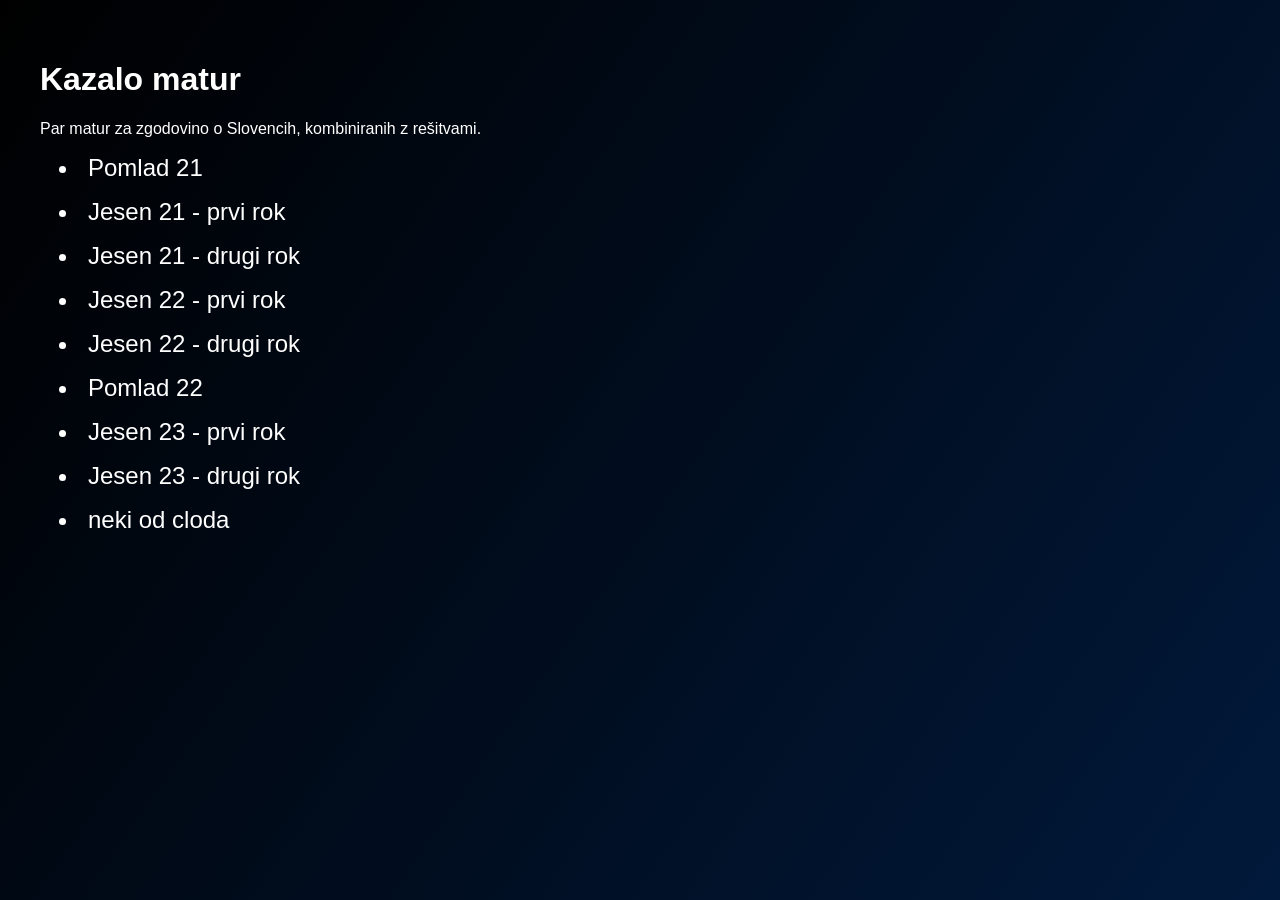
<file: index.html>
<!doctype html>
<html lang="en">
	<head>
		<meta charset="UTF-8" />
		<meta name="viewport" content="width=device-width, initial-scale=1.0" />
		<title>kazalo matur</title>
		<style>
			* {
				font-family: "Segoe UI", Tahoma, Geneva, Verdana, sans-serif;
				text-decoration: none;
				color: white;
				box-sizing: border-box;
				background: linear-gradient(125deg, #000, #01193b) fixed;
			}

			body {
				padding: 2rem;
			}

			ul {
				display: flex;
				flex-direction: column;
				gap: 1rem;

				li {
					font-size: 1.5rem;

					a {
						padding: 0.5rem;
						transition: all 0.1s ease-in-out;

						&:hover {
							text-decoration: underline;
						}
					}
				}
			}
		</style>
	</head>
	<body>
		<header>
			<h1>Kazalo matur</h1>
			<p>Par matur za zgodovino o Slovencih, kombiniranih z rešitvami.</p>
		</header>
		<ul>
			<li>
				<a href="./pomlad 21/website/index.html" target="_blank"
					>Pomlad 21</a
				>
			</li>
			<li>
				<a href="./jesen 21/prvi rok/website/index.html" target="_blank"
					>Jesen 21 - prvi rok</a
				>
			</li>
			<li>
				<a
					href="./jesen 21/drugi rok/website/index.html"
					target="_blank"
					>Jesen 21 - drugi rok</a
				>
			</li>
			<li>
				<a
					href="./jesen 22/prvi rok/website/index.html"
					target="_blank">
					Jesen 22 - prvi rok
				</a>
			</li>
			<li>
				<a
					href="./jesen 22/drugi rok/website/index.html"
					target="_blank">
					Jesen 22 - drugi rok
				</a>
			</li>
			<li>
				<a href="./pomlad 22/website/index.html" target="_blank"
					>Pomlad 22</a
				>
			</li>
			<li>
				<a
					href="./jesen 23/prvi rok/website/index.html"
					target="_blank">
					Jesen 23 - prvi rok
				</a>
			</li>
			<li>
				<a
					href="./jesen 23/drugi rok/website/index.html"
					target="_blank">
					Jesen 23 - drugi rok
				</a>
			</li>
			<li>
				<a
					href="./zgodovina-matura.html"
					target="_blank">
					neki od cloda
				</a>
			</li>
		</ul>
	</body>
</html>
</file>
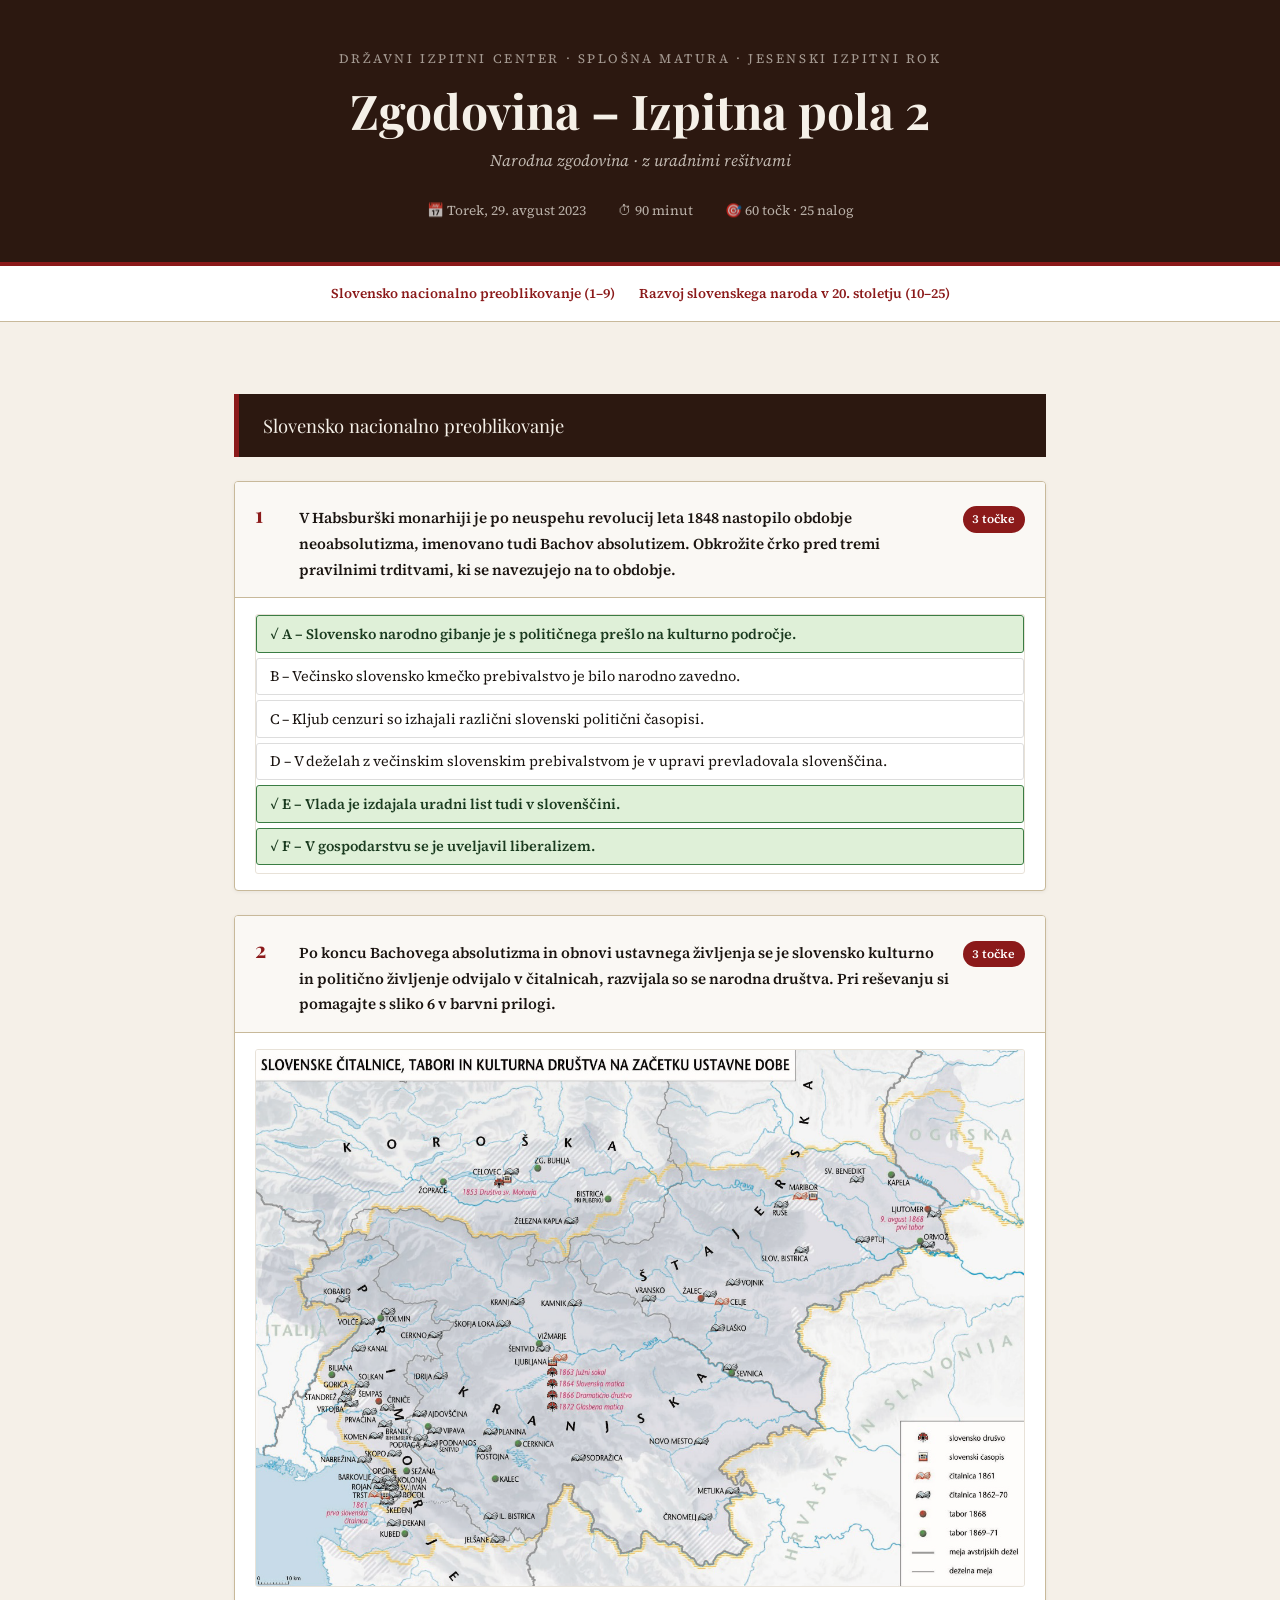
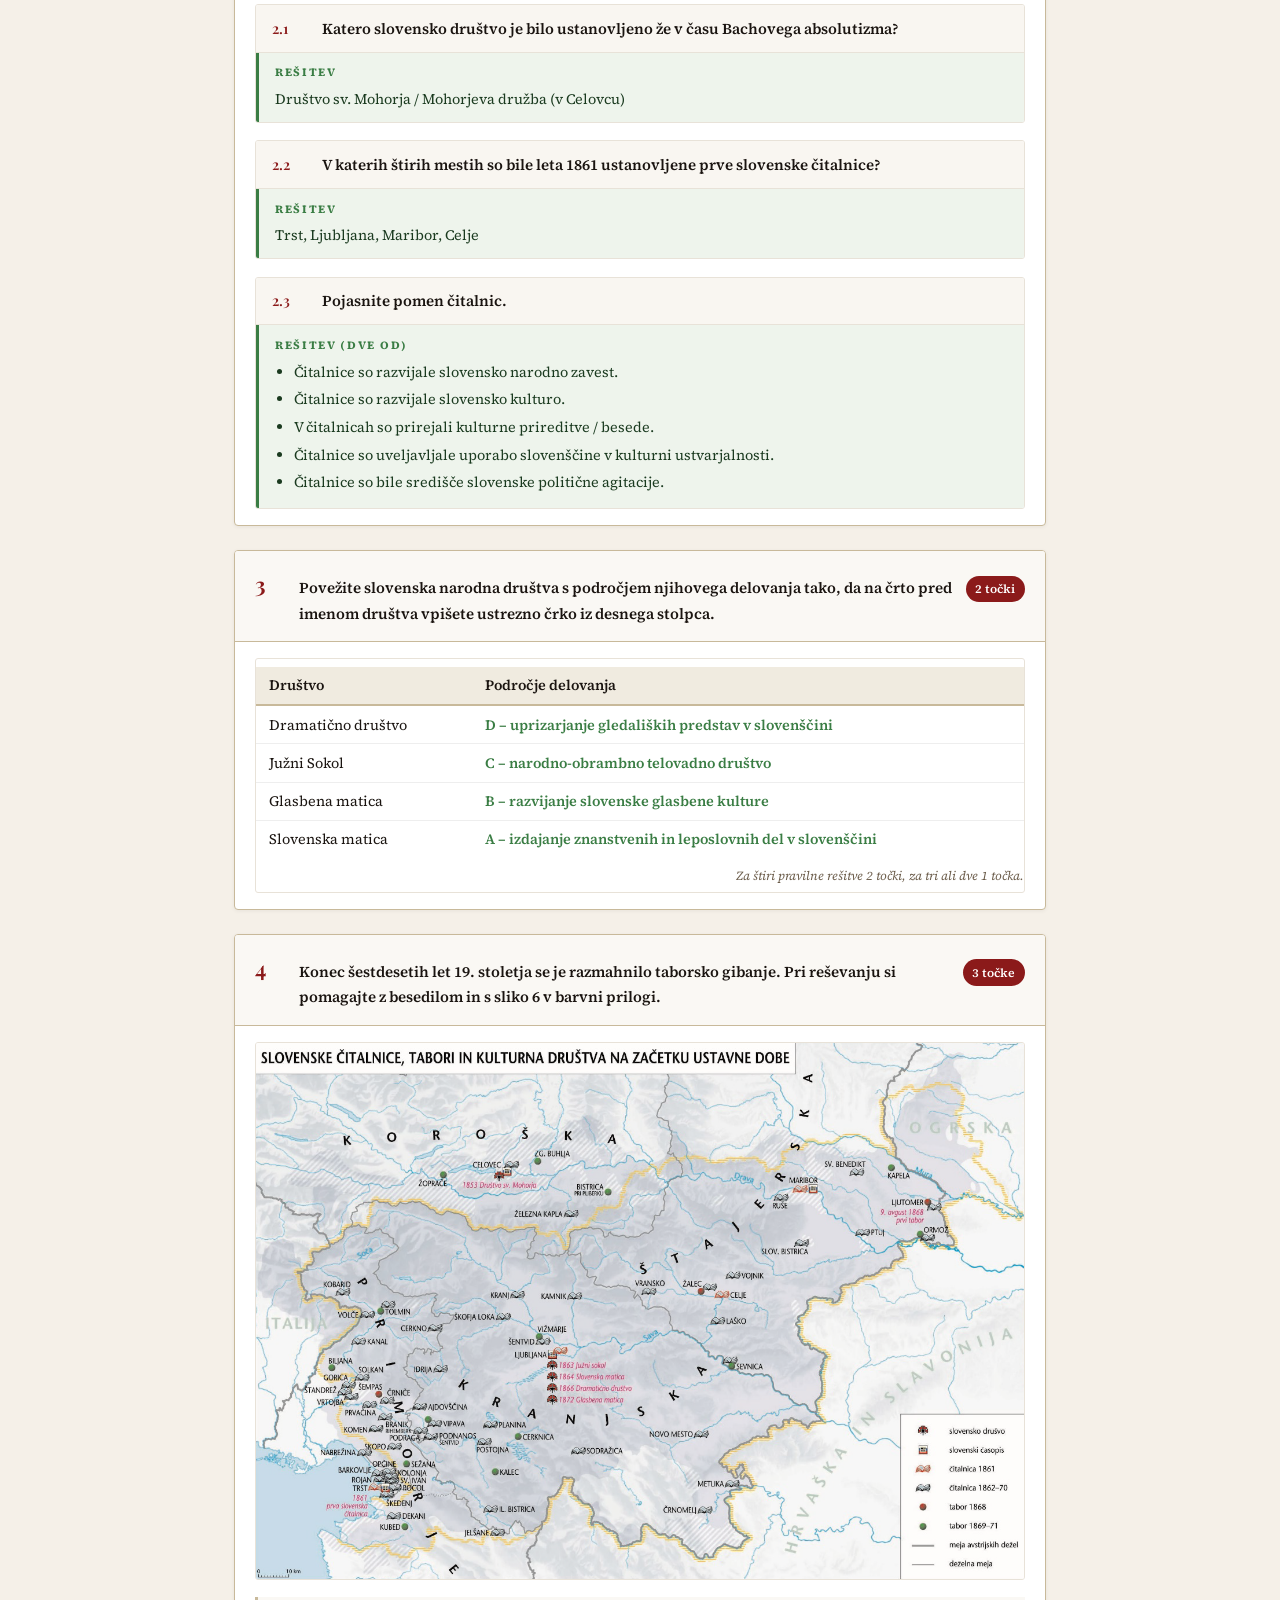
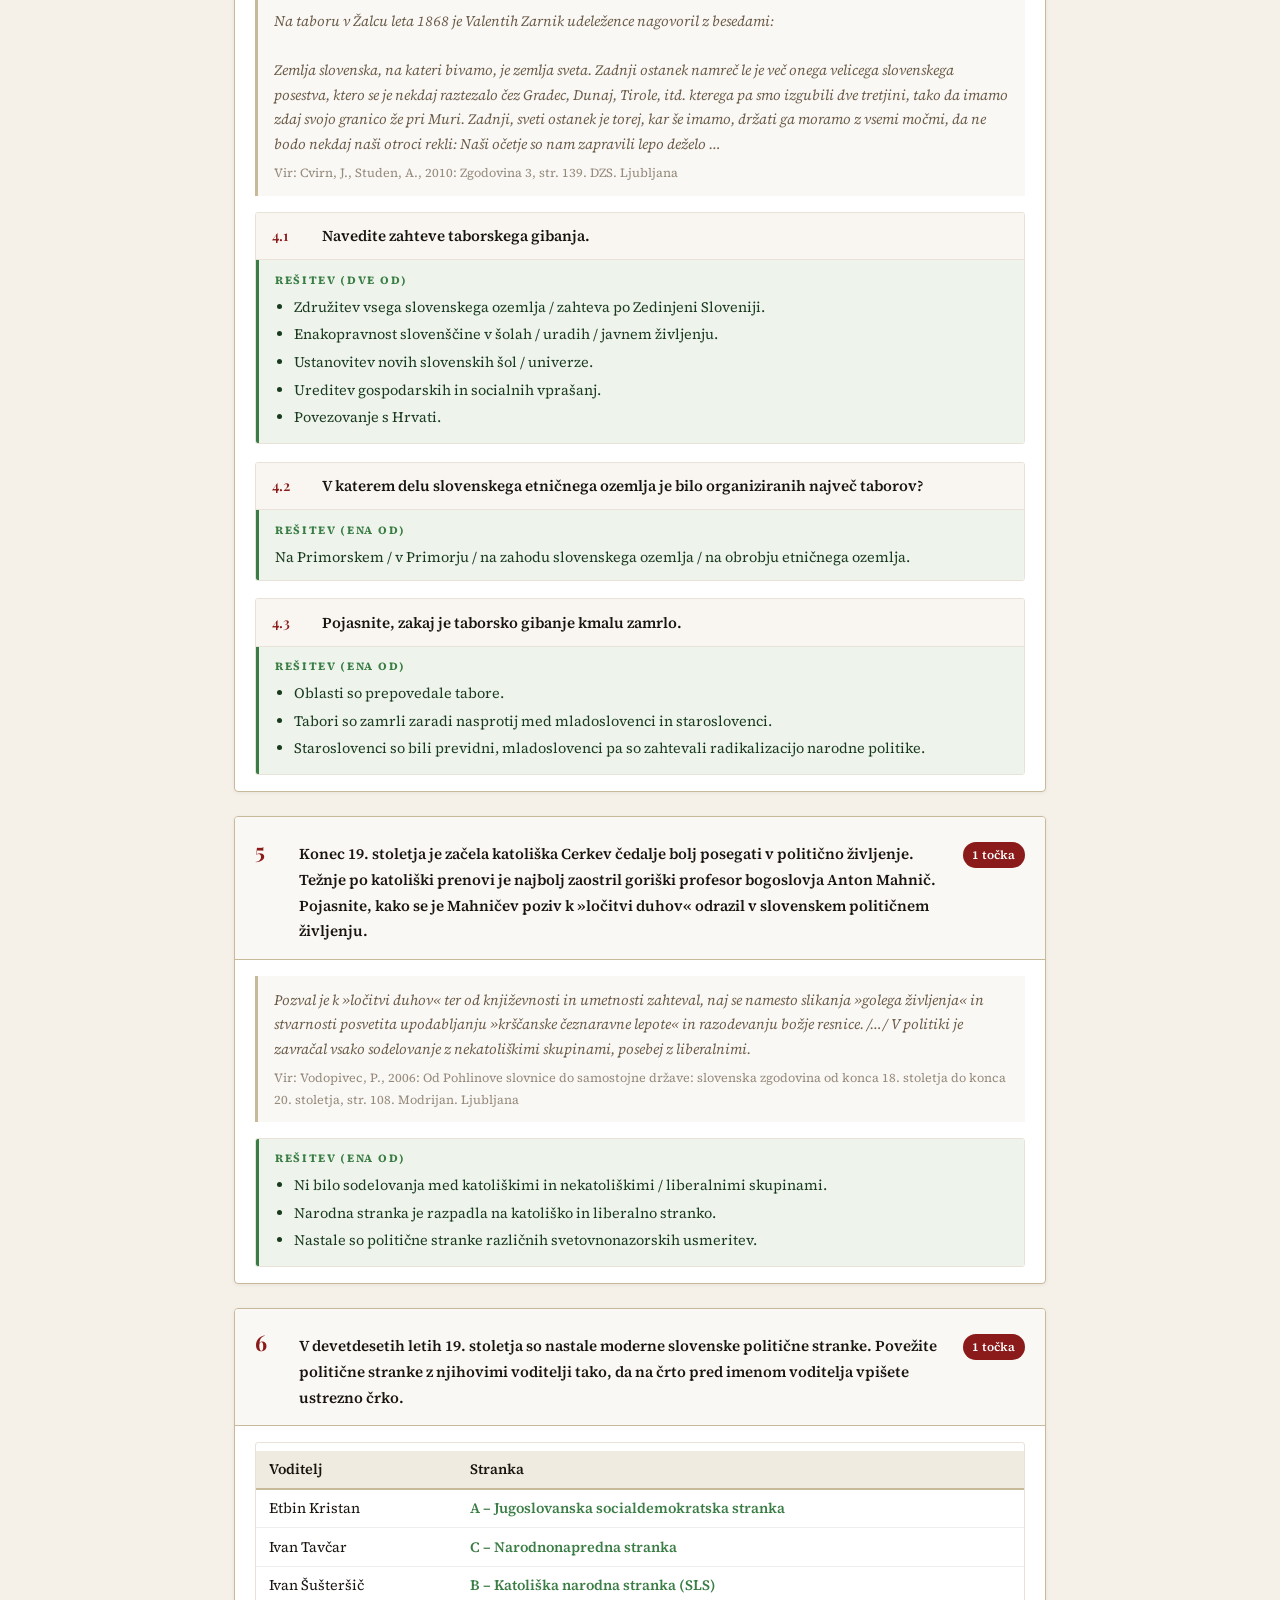
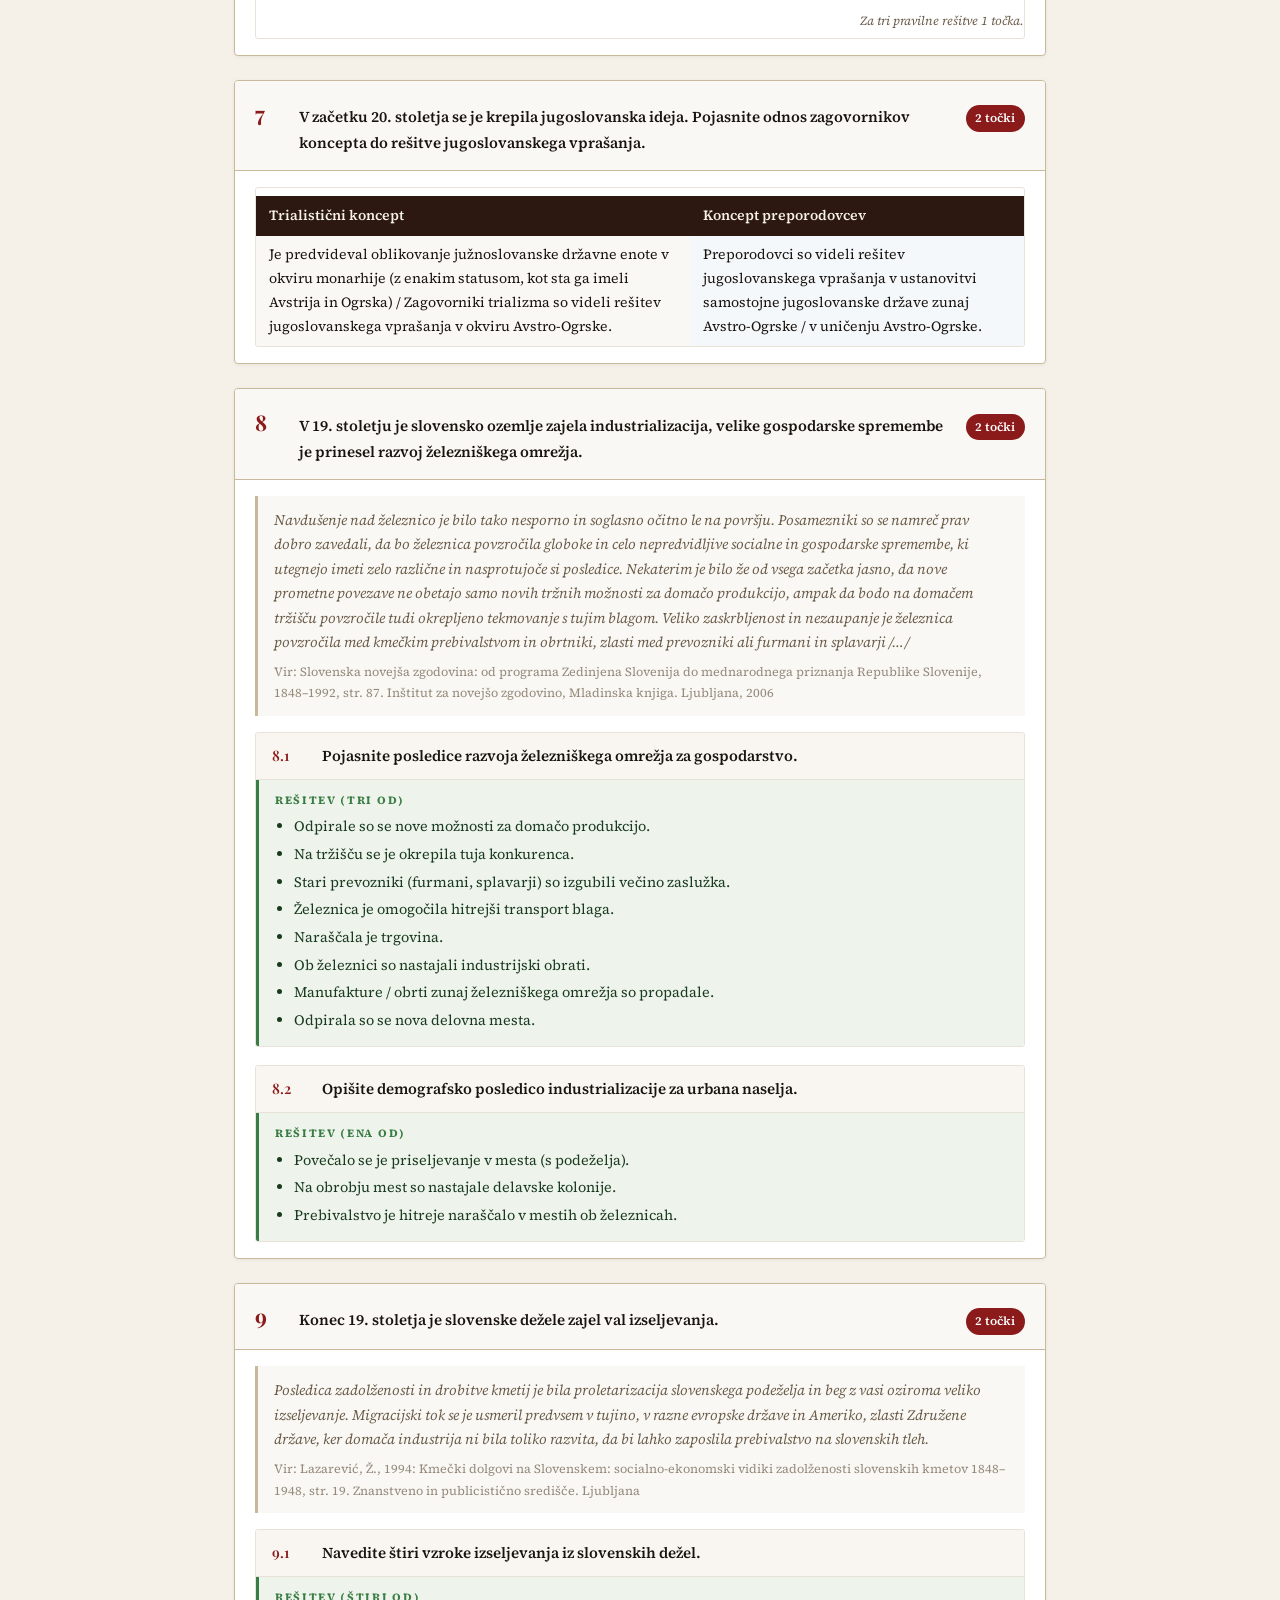
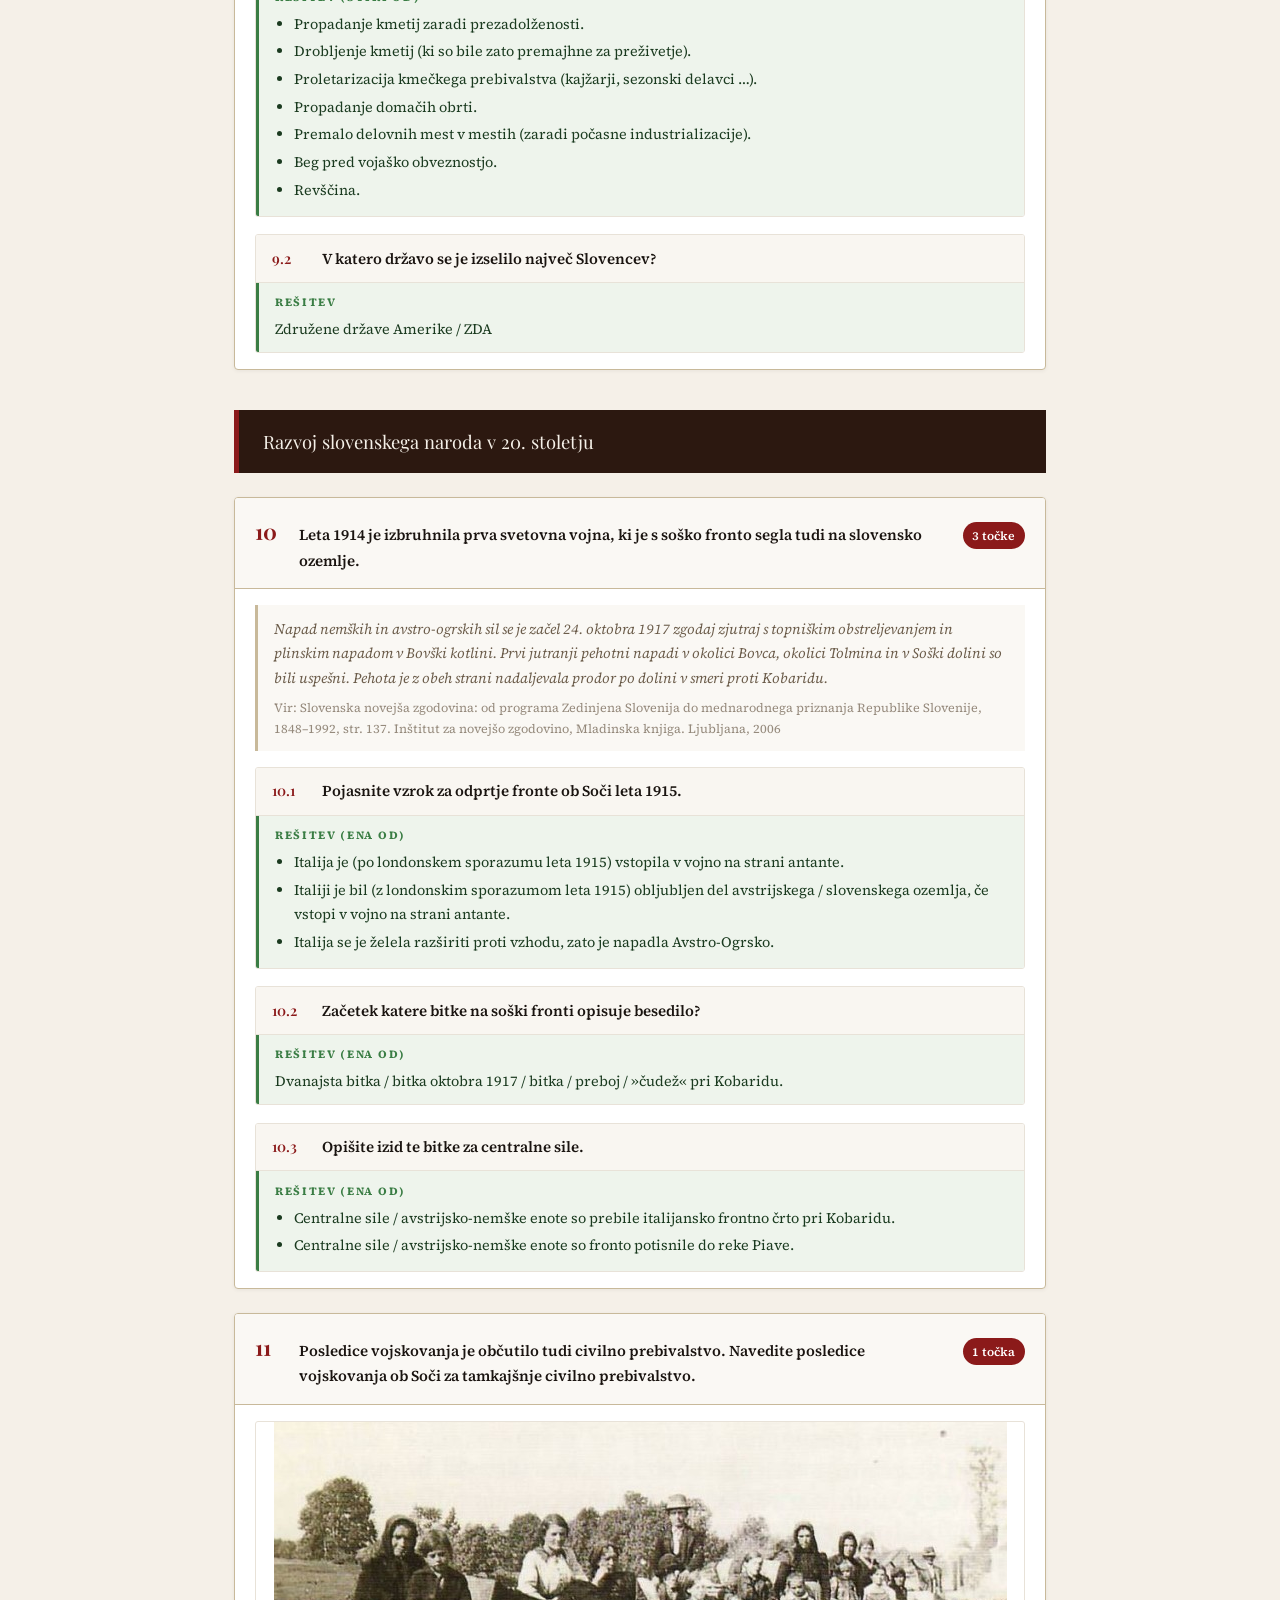
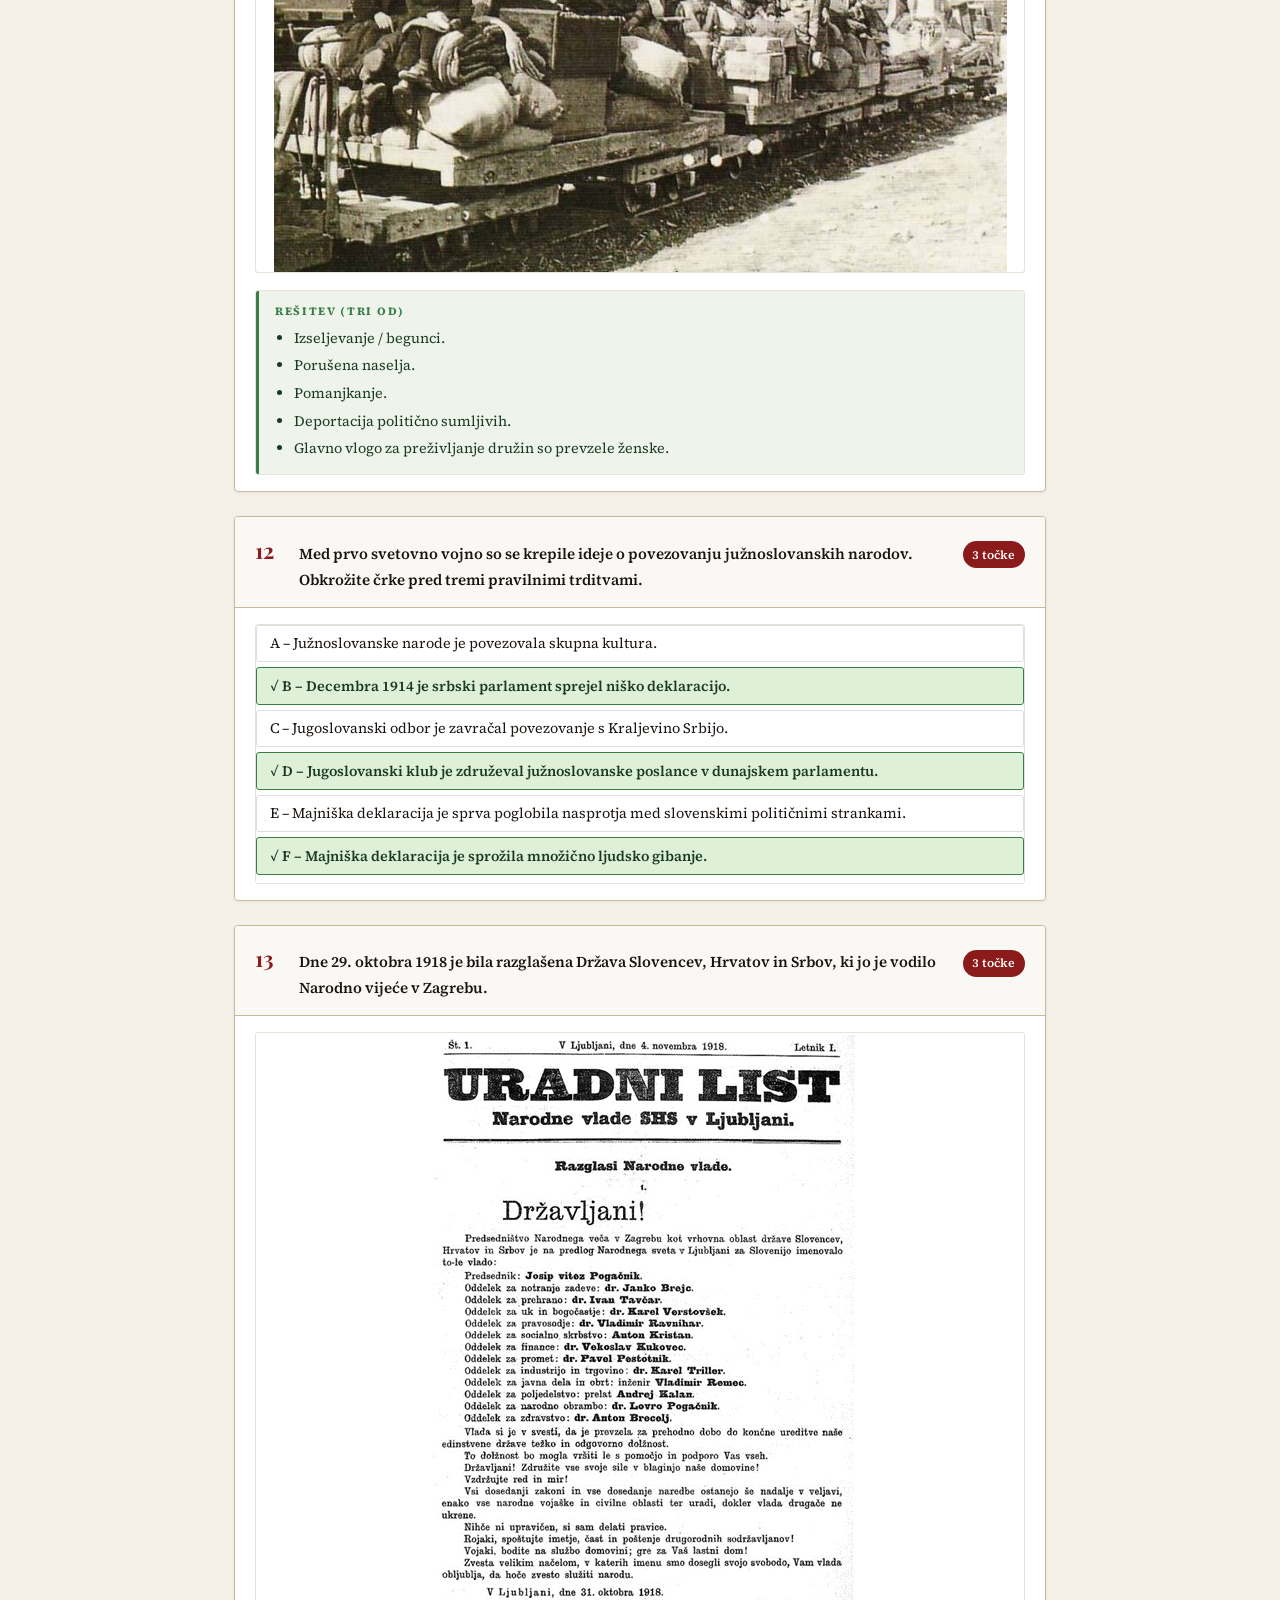
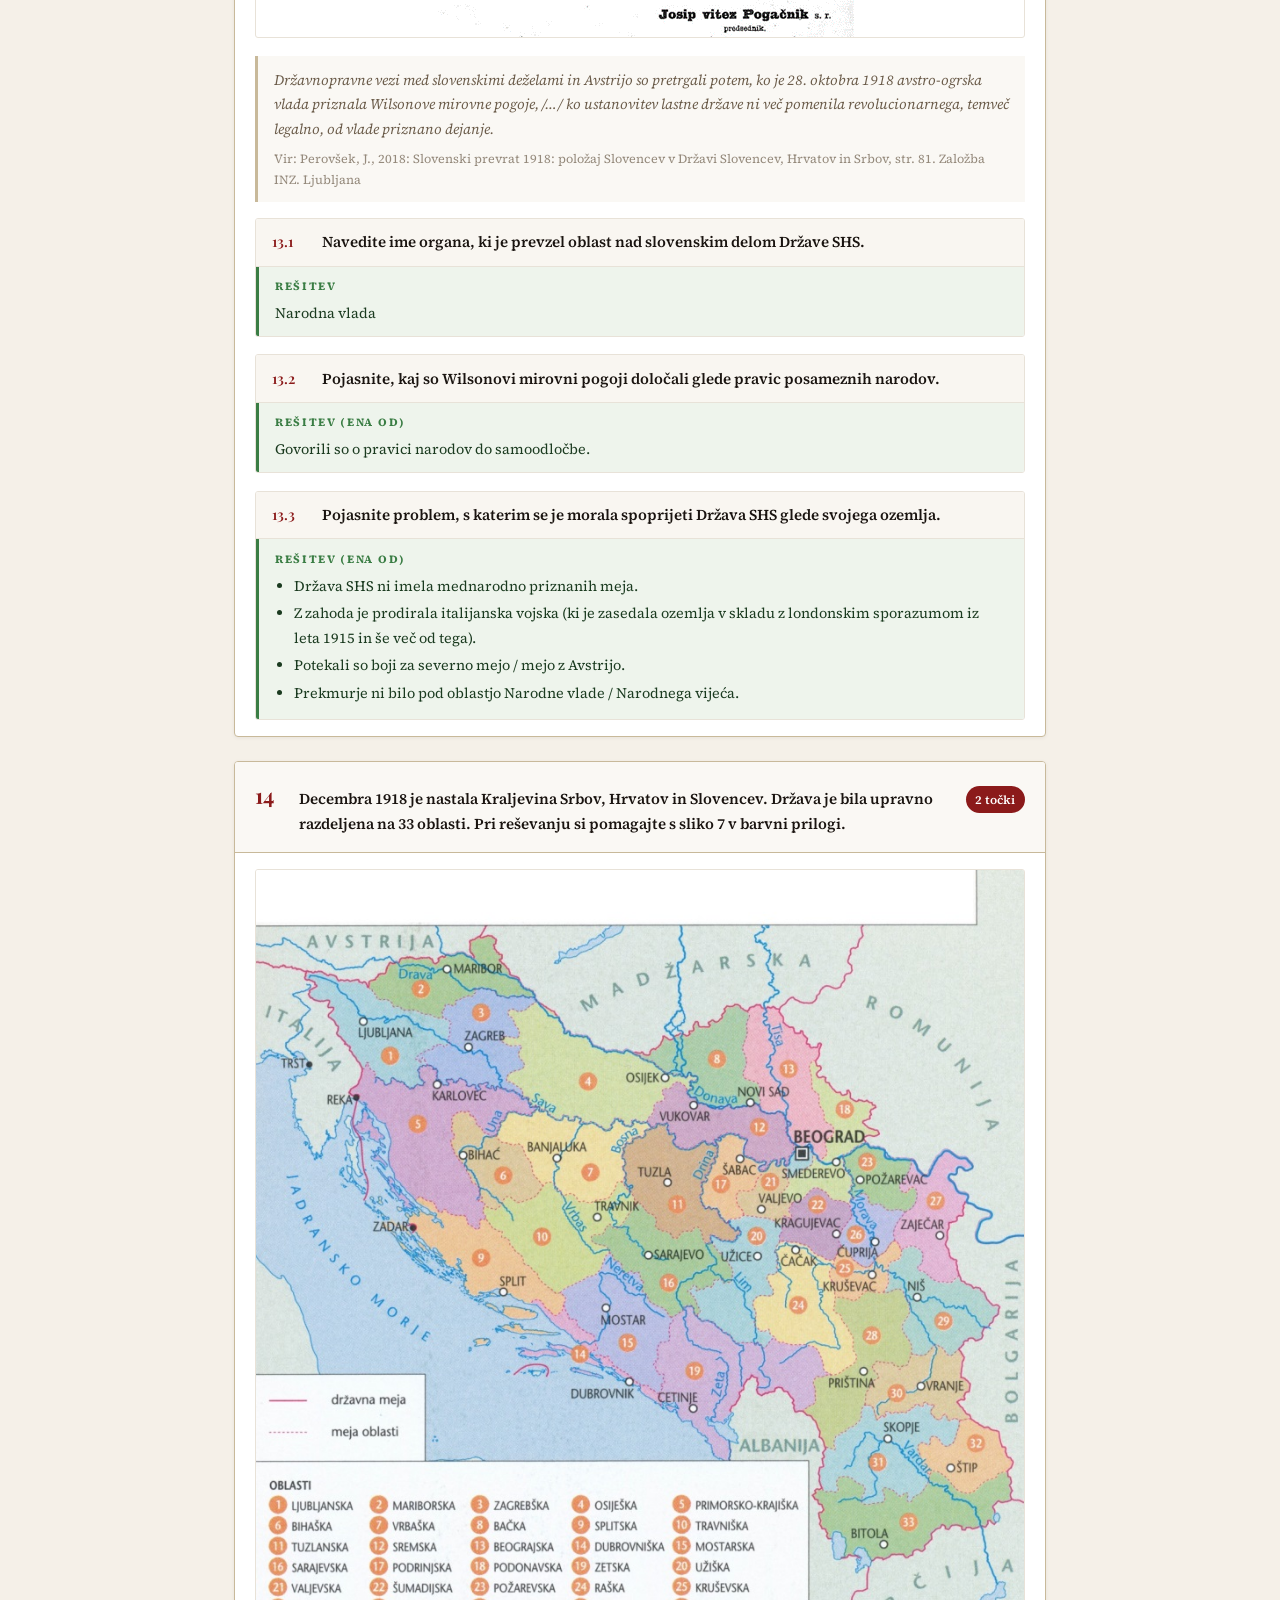
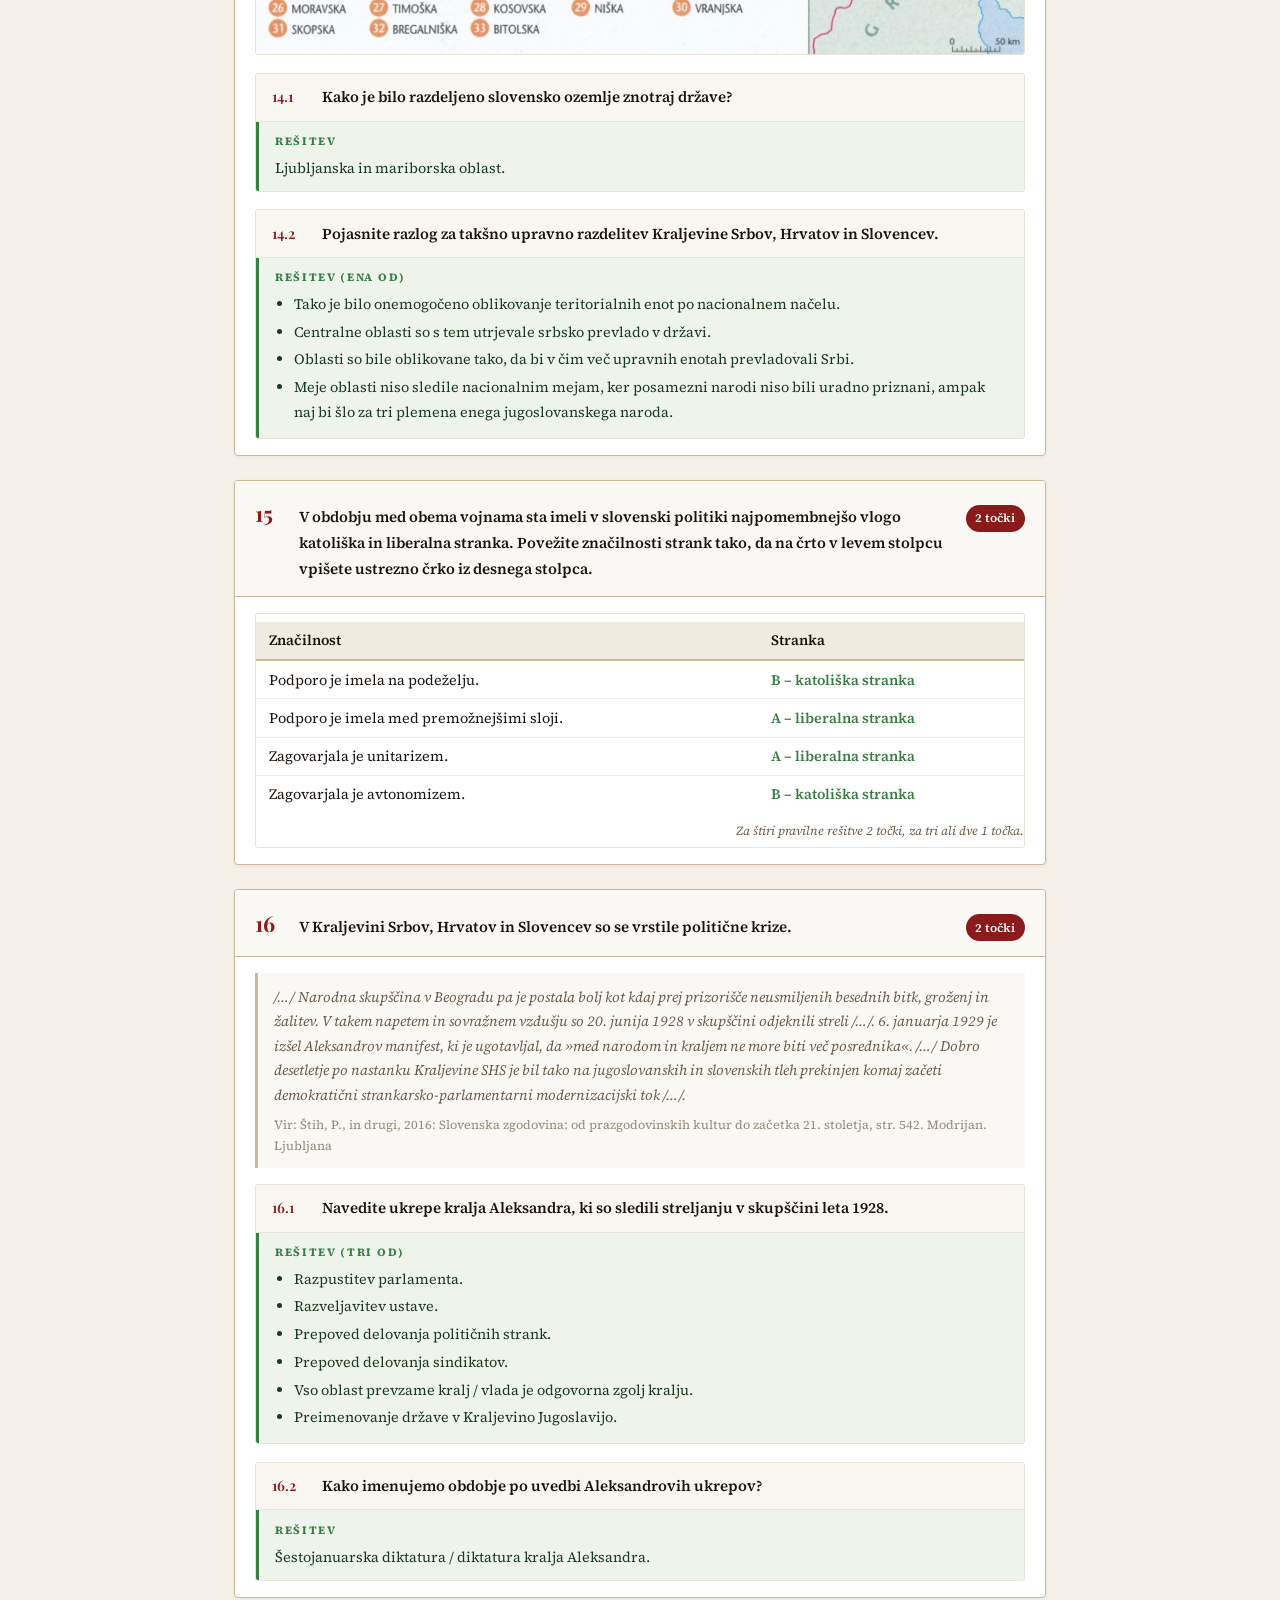
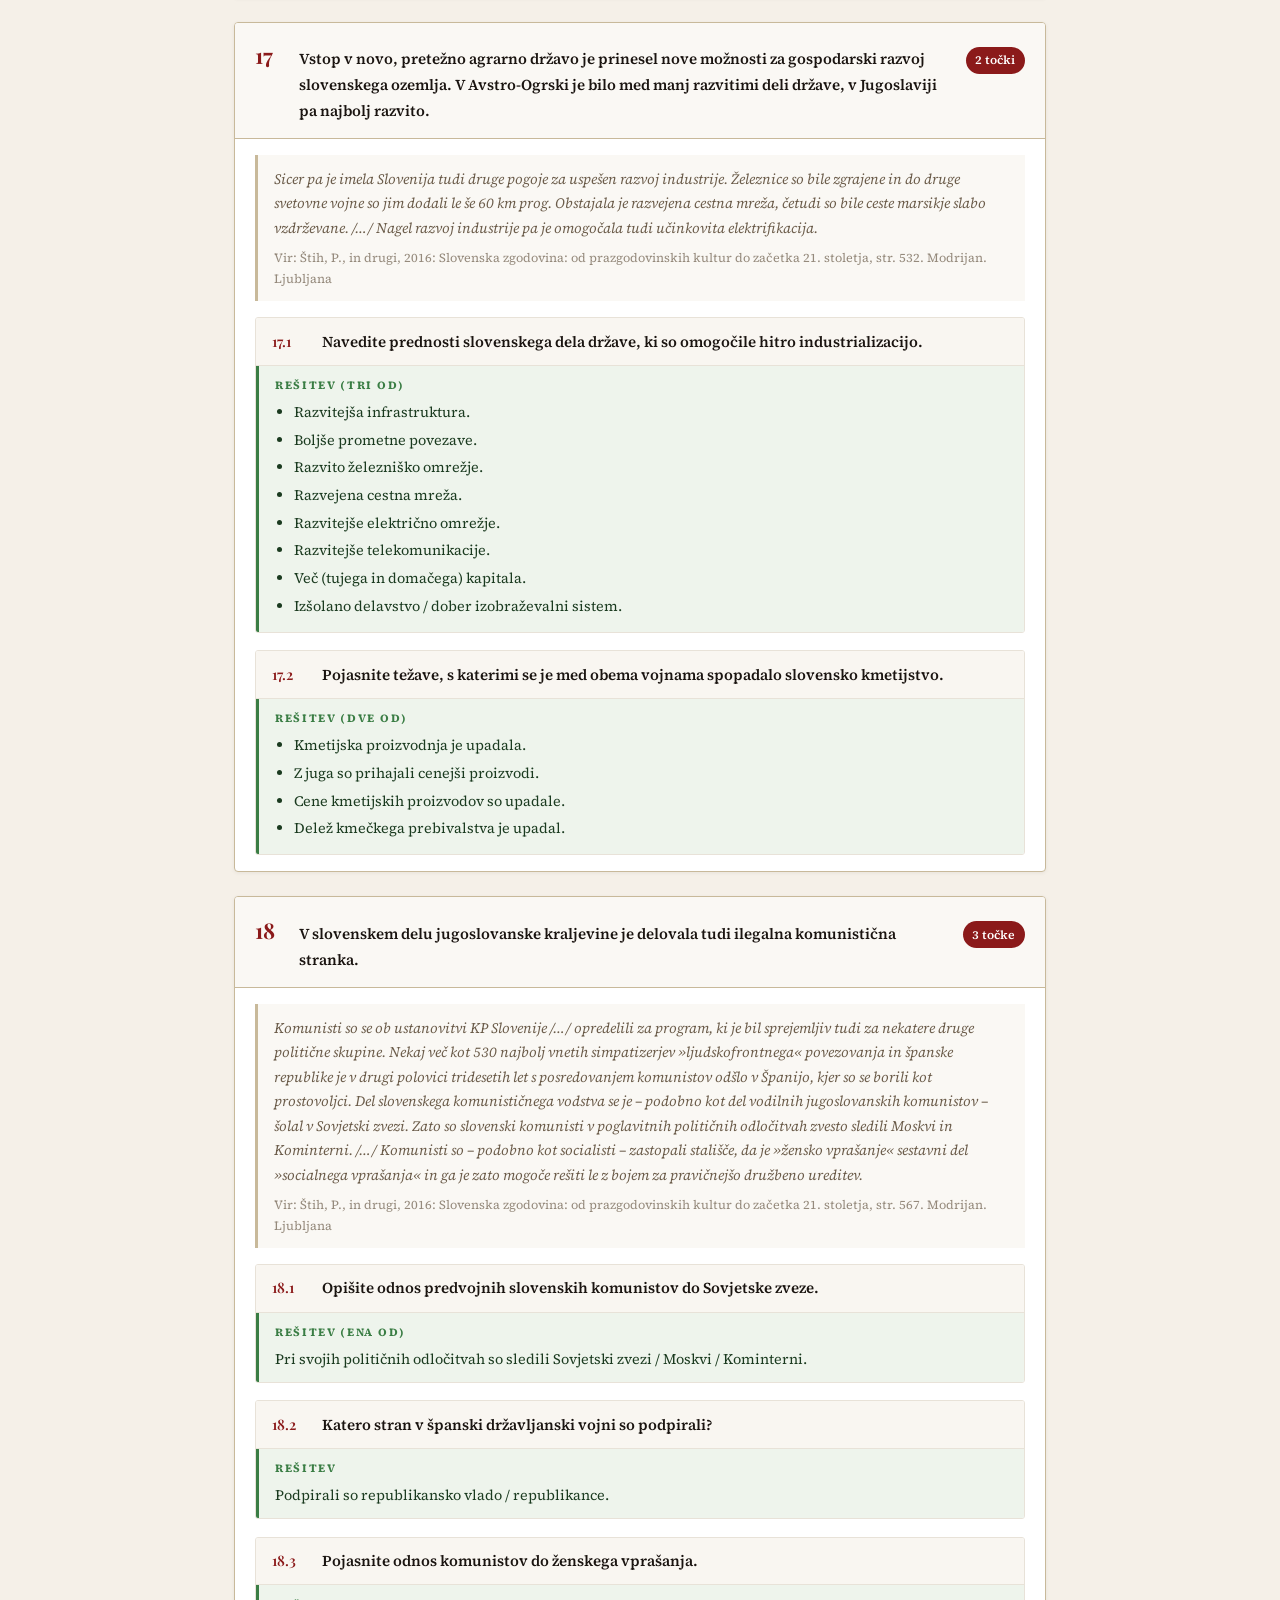
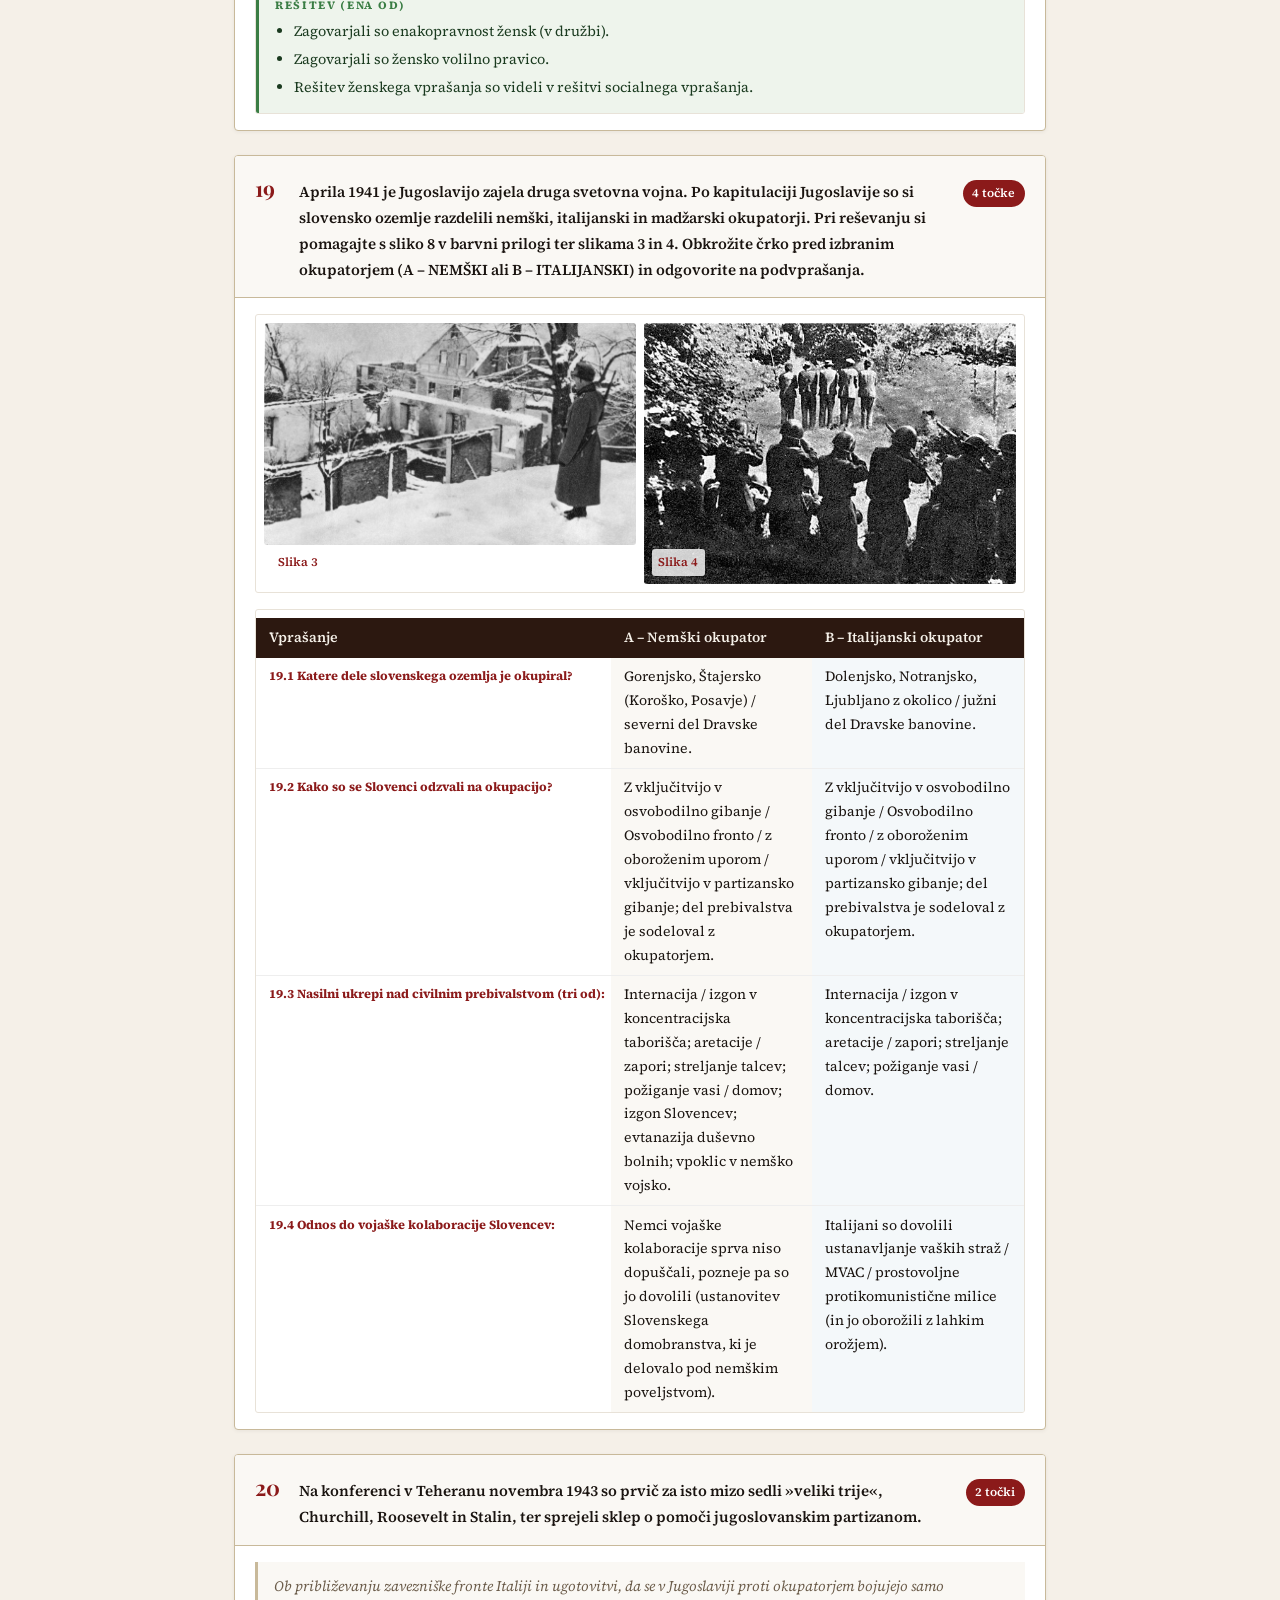
<file: jesen 23/drugi rok/website/index.html>
<!doctype html>
<html lang="sl">
	<head>
		<meta charset="UTF-8" />
		<meta name="viewport" content="width=device-width, initial-scale=1.0" />
		<title>
			Zgodovina – Splošna matura 2023 (jesen) · Izpitna pola 2 z rešitvami
		</title>
		<link
			href="https://fonts.googleapis.com/css2?family=Playfair+Display:wght@400;700&family=Source+Serif+4:ital,wght@0,300;0,400;0,600;1,300&display=swap"
			rel="stylesheet" />
		<link rel="stylesheet" href="../../../style.css" />
	</head>
	<body>
		<header class="page-header">
			<div class="eyebrow">
				Državni izpitni center · Splošna matura · Jesenski izpitni rok
			</div>
			<h1>Zgodovina – Izpitna pola 2</h1>
			<div class="subtitle">Narodna zgodovina · z uradnimi rešitvami</div>
			<div class="meta">
				<div>📅 Torek, 29. avgust 2023</div>
				<div>⏱ 90 minut</div>
				<div>🎯 60 točk · 25 nalog</div>
			</div>
		</header>

		<nav class="toc">
			<a href="#s1">Slovensko nacionalno preoblikovanje (1–9)</a>
			<a href="#s2">Razvoj slovenskega naroda v 20. stoletju (10–25)</a>
		</nav>

		<main class="container">
			<!-- ====== SECTION 1 ====== -->
			<div class="section-header" id="s1">
				Slovensko nacionalno preoblikovanje
			</div>

			<!-- 1 -->
			<div class="question-card">
				<div class="question-header">
					<span class="question-num">1</span>
					<span class="question-intro"
						>V Habsburški monarhiji je po neuspehu revolucij leta
						1848 nastopilo obdobje neoabsolutizma, imenovano tudi
						Bachov absolutizem. Obkrožite črko pred tremi pravilnimi
						trditvami, ki se navezujejo na to obdobje.</span
					>
					<span class="points-badge">3 točke</span>
				</div>
				<div class="question-body">
					<div class="subq">
						<div class="choices">
							<div class="choice correct">
								A – Slovensko narodno gibanje je s političnega
								prešlo na kulturno področje.
							</div>
							<div class="choice">
								B – Večinsko slovensko kmečko prebivalstvo je
								bilo narodno zavedno.
							</div>
							<div class="choice">
								C – Kljub cenzuri so izhajali različni slovenski
								politični časopisi.
							</div>
							<div class="choice">
								D – V deželah z večinskim slovenskim
								prebivalstvom je v upravi prevladovala
								slovenščina.
							</div>
							<div class="choice correct">
								E – Vlada je izdajala uradni list tudi v
								slovenščini.
							</div>
							<div class="choice correct">
								F – V gospodarstvu se je uveljavil liberalizem.
							</div>
						</div>
					</div>
				</div>
			</div>

			<!-- 2 -->
			<div class="question-card">
				<div class="question-header">
					<span class="question-num">2</span>
					<span class="question-intro"
						>Po koncu Bachovega absolutizma in obnovi ustavnega
						življenja se je slovensko kulturno in politično
						življenje odvijalo v čitalnicah, razvijala so se narodna
						društva. Pri reševanju si pomagajte s sliko 6 v barvni
						prilogi.</span
					>
					<span class="points-badge">3 točke</span>
				</div>
				<div class="question-body">
					<div class="subq">
						<img src="slika6.png" alt="">
					</div>
					<div class="subq">
						<div class="subq-question">
							<span class="subq-label">2.1</span>
							Katero slovensko društvo je bilo ustanovljeno že v
							času Bachovega absolutizma?
						</div>
						<div class="answer-block">
							<div class="answer-label">Rešitev</div>
							<div class="answer-text">
								Društvo sv. Mohorja / Mohorjeva družba (v
								Celovcu)
							</div>
						</div>
					</div>
					<div class="subq">
						<div class="subq-question">
							<span class="subq-label">2.2</span>
							V katerih štirih mestih so bile leta 1861
							ustanovljene prve slovenske čitalnice?
						</div>
						<div class="answer-block">
							<div class="answer-label">Rešitev</div>
							<div class="answer-text">
								Trst, Ljubljana, Maribor, Celje
							</div>
						</div>
					</div>
					<div class="subq">
						<div class="subq-question">
							<span class="subq-label">2.3</span>
							Pojasnite pomen čitalnic.
						</div>
						<div class="answer-block">
							<div class="answer-label">Rešitev (dve od)</div>
							<div class="answer-text">
								<ul>
									<li>
										Čitalnice so razvijale slovensko narodno
										zavest.
									</li>
									<li>
										Čitalnice so razvijale slovensko
										kulturo.
									</li>
									<li>
										V čitalnicah so prirejali kulturne
										prireditve / besede.
									</li>
									<li>
										Čitalnice so uveljavljale uporabo
										slovenščine v kulturni ustvarjalnosti.
									</li>
									<li>
										Čitalnice so bile središče slovenske
										politične agitacije.
									</li>
								</ul>
							</div>
						</div>
					</div>
				</div>
			</div>

			<!-- 3 -->
			<div class="question-card">
				<div class="question-header">
					<span class="question-num">3</span>
					<span class="question-intro"
						>Povežite slovenska narodna društva s področjem
						njihovega delovanja tako, da na črto pred imenom društva
						vpišete ustrezno črko iz desnega stolpca.</span
					>
					<span class="points-badge">2 točki</span>
				</div>
				<div class="question-body">
					<div class="subq">
						<table class="match-table">
							<thead>
								<tr>
									<th>Društvo</th>
									<th>Področje delovanja</th>
								</tr>
							</thead>
							<tbody>
								<tr>
									<td>Dramatično društvo</td>
									<td class="match-ans">
										D – uprizarjanje gledaliških predstav v
										slovenščini
									</td>
								</tr>
								<tr>
									<td>Južni Sokol</td>
									<td class="match-ans">
										C – narodno-obrambno telovadno društvo
									</td>
								</tr>
								<tr>
									<td>Glasbena matica</td>
									<td class="match-ans">
										B – razvijanje slovenske glasbene
										kulture
									</td>
								</tr>
								<tr>
									<td>Slovenska matica</td>
									<td class="match-ans">
										A – izdajanje znanstvenih in leposlovnih
										del v slovenščini
									</td>
								</tr>
							</tbody>
						</table>
						<div class="scoring-note">
							Za štiri pravilne rešitve 2 točki, za tri ali dve 1
							točka.
						</div>
					</div>
				</div>
			</div>

			<!-- 4 -->
			<div class="question-card">
				<div class="question-header">
					<span class="question-num">4</span>
					<span class="question-intro"
						>Konec šestdesetih let 19. stoletja se je razmahnilo
						taborsko gibanje. Pri reševanju si pomagajte z besedilom
						in s sliko 6 v barvni prilogi.</span
					>
					<span class="points-badge">3 točke</span>
				</div>
				<div class="question-body">
					<div class="subq">
						<img src="slika6.png" alt="">
					</div>
					<div class="source-quote">
						Na taboru v Žalcu leta 1868 je Valentih Zarnik
						udeležence nagovoril z besedami:<br /><br />
						Zemlja slovenska, na kateri bivamo, je zemlja sveta.
						Zadnji ostanek namreč le je več onega velicega
						slovenskega posestva, ktero se je nekdaj raztezalo čez
						Gradec, Dunaj, Tirole, itd. kterega pa smo izgubili dve
						tretjini, tako da imamo zdaj svojo granico že pri Muri.
						Zadnji, sveti ostanek je torej, kar še imamo, držati ga
						moramo z vsemi močmi, da ne bodo nekdaj naši otroci
						rekli: Naši očetje so nam zapravili lepo deželo …
						<span class="source-ref"
							>Vir: Cvirn, J., Studen, A., 2010: Zgodovina 3, str.
							139. DZS. Ljubljana</span
						>
					</div>
					<div class="subq">
						<div class="subq-question">
							<span class="subq-label">4.1</span>
							Navedite zahteve taborskega gibanja.
						</div>
						<div class="answer-block">
							<div class="answer-label">Rešitev (dve od)</div>
							<div class="answer-text">
								<ul>
									<li>
										Združitev vsega slovenskega ozemlja /
										zahteva po Zedinjeni Sloveniji.
									</li>
									<li>
										Enakopravnost slovenščine v šolah /
										uradih / javnem življenju.
									</li>
									<li>
										Ustanovitev novih slovenskih šol /
										univerze.
									</li>
									<li>
										Ureditev gospodarskih in socialnih
										vprašanj.
									</li>
									<li>Povezovanje s Hrvati.</li>
								</ul>
							</div>
						</div>
					</div>
					<div class="subq">
						<div class="subq-question">
							<span class="subq-label">4.2</span>
							V katerem delu slovenskega etničnega ozemlja je bilo
							organiziranih največ taborov?
						</div>
						<div class="answer-block">
							<div class="answer-label">Rešitev (ena od)</div>
							<div class="answer-text">
								Na Primorskem / v Primorju / na zahodu
								slovenskega ozemlja / na obrobju etničnega
								ozemlja.
							</div>
						</div>
					</div>
					<div class="subq">
						<div class="subq-question">
							<span class="subq-label">4.3</span>
							Pojasnite, zakaj je taborsko gibanje kmalu zamrlo.
						</div>
						<div class="answer-block">
							<div class="answer-label">Rešitev (ena od)</div>
							<div class="answer-text">
								<ul>
									<li>Oblasti so prepovedale tabore.</li>
									<li>
										Tabori so zamrli zaradi nasprotij med
										mladoslovenci in staroslovenci.
									</li>
									<li>
										Staroslovenci so bili previdni,
										mladoslovenci pa so zahtevali
										radikalizacijo narodne politike.
									</li>
								</ul>
							</div>
						</div>
					</div>
				</div>
			</div>

			<!-- 5 -->
			<div class="question-card">
				<div class="question-header">
					<span class="question-num">5</span>
					<span class="question-intro"
						>Konec 19. stoletja je začela katoliška Cerkev čedalje
						bolj posegati v politično življenje. Težnje po katoliški
						prenovi je najbolj zaostril goriški profesor bogoslovja
						Anton Mahnič. Pojasnite, kako se je Mahničev poziv k
						»ločitvi duhov« odrazil v slovenskem političnem
						življenju.</span
					>
					<span class="points-badge">1 točka</span>
				</div>
				<div class="question-body">
					<div class="source-quote">
						Pozval je k »ločitvi duhov« ter od književnosti in
						umetnosti zahteval, naj se namesto slikanja »golega
						življenja« in stvarnosti posvetita upodabljanju
						»krščanske čeznaravne lepote« in razodevanju božje
						resnice. /…/ V politiki je zavračal vsako sodelovanje z
						nekatoliškimi skupinami, posebej z liberalnimi.
						<span class="source-ref"
							>Vir: Vodopivec, P., 2006: Od Pohlinove slovnice do
							samostojne države: slovenska zgodovina od konca 18.
							stoletja do konca 20. stoletja, str. 108. Modrijan.
							Ljubljana</span
						>
					</div>
					<div class="subq">
						<div class="answer-block">
							<div class="answer-label">Rešitev (ena od)</div>
							<div class="answer-text">
								<ul>
									<li>
										Ni bilo sodelovanja med katoliškimi in
										nekatoliškimi / liberalnimi skupinami.
									</li>
									<li>
										Narodna stranka je razpadla na katoliško
										in liberalno stranko.
									</li>
									<li>
										Nastale so politične stranke različnih
										svetovnonazorskih usmeritev.
									</li>
								</ul>
							</div>
						</div>
					</div>
				</div>
			</div>

			<!-- 6 -->
			<div class="question-card">
				<div class="question-header">
					<span class="question-num">6</span>
					<span class="question-intro"
						>V devetdesetih letih 19. stoletja so nastale moderne
						slovenske politične stranke. Povežite politične stranke
						z njihovimi voditelji tako, da na črto pred imenom
						voditelja vpišete ustrezno črko.</span
					>
					<span class="points-badge">1 točka</span>
				</div>
				<div class="question-body">
					<div class="subq">
						<table class="match-table">
							<thead>
								<tr>
									<th>Voditelj</th>
									<th>Stranka</th>
								</tr>
							</thead>
							<tbody>
								<tr>
									<td>Etbin Kristan</td>
									<td class="match-ans">
										A – Jugoslovanska socialdemokratska
										stranka
									</td>
								</tr>
								<tr>
									<td>Ivan Tavčar</td>
									<td class="match-ans">
										C – Narodnonapredna stranka
									</td>
								</tr>
								<tr>
									<td>Ivan Šušteršič</td>
									<td class="match-ans">
										B – Katoliška narodna stranka (SLS)
									</td>
								</tr>
							</tbody>
						</table>
						<div class="scoring-note">
							Za tri pravilne rešitve 1 točka.
						</div>
					</div>
				</div>
			</div>

			<!-- 7 -->
			<div class="question-card">
				<div class="question-header">
					<span class="question-num">7</span>
					<span class="question-intro"
						>V začetku 20. stoletja se je krepila jugoslovanska
						ideja. Pojasnite odnos zagovornikov koncepta do rešitve
						jugoslovanskega vprašanja.</span
					>
					<span class="points-badge">2 točki</span>
				</div>
				<div class="question-body">
					<div class="subq">
						<table class="dual-col-table">
							<thead>
								<tr>
									<th>Trialistični koncept</th>
									<th>Koncept preporodovcev</th>
								</tr>
							</thead>
							<tbody>
								<tr>
									<td class="col-a">
										Je predvideval oblikovanje
										južnoslovanske državne enote v okviru
										monarhije (z enakim statusom, kot sta ga
										imeli Avstrija in Ogrska) / Zagovorniki
										trializma so videli rešitev
										jugoslovanskega vprašanja v okviru
										Avstro-Ogrske.
									</td>
									<td class="col-b">
										Preporodovci so videli rešitev
										jugoslovanskega vprašanja v ustanovitvi
										samostojne jugoslovanske države zunaj
										Avstro-Ogrske / v uničenju
										Avstro-Ogrske.
									</td>
								</tr>
							</tbody>
						</table>
					</div>
				</div>
			</div>

			<!-- 8 -->
			<div class="question-card">
				<div class="question-header">
					<span class="question-num">8</span>
					<span class="question-intro"
						>V 19. stoletju je slovensko ozemlje zajela
						industrializacija, velike gospodarske spremembe je
						prinesel razvoj železniškega omrežja.</span
					>
					<span class="points-badge">2 točki</span>
				</div>
				<div class="question-body">
					<div class="source-quote">
						Navdušenje nad železnico je bilo tako nesporno in
						soglasno očitno le na površju. Posamezniki so se namreč
						prav dobro zavedali, da bo železnica povzročila globoke
						in celo nepredvidljive socialne in gospodarske
						spremembe, ki utegnejo imeti zelo različne in
						nasprotujoče si posledice. Nekaterim je bilo že od vsega
						začetka jasno, da nove prometne povezave ne obetajo samo
						novih tržnih možnosti za domačo produkcijo, ampak da
						bodo na domačem tržišču povzročile tudi okrepljeno
						tekmovanje s tujim blagom. Veliko zaskrbljenost in
						nezaupanje je železnica povzročila med kmečkim
						prebivalstvom in obrtniki, zlasti med prevozniki ali
						furmani in splavarji /…/
						<span class="source-ref"
							>Vir: Slovenska novejša zgodovina: od programa
							Zedinjena Slovenija do mednarodnega priznanja
							Republike Slovenije, 1848–1992, str. 87. Inštitut za
							novejšo zgodovino, Mladinska knjiga. Ljubljana,
							2006</span
						>
					</div>
					<div class="subq">
						<div class="subq-question">
							<span class="subq-label">8.1</span>
							Pojasnite posledice razvoja železniškega omrežja za
							gospodarstvo.
						</div>
						<div class="answer-block">
							<div class="answer-label">Rešitev (tri od)</div>
							<div class="answer-text">
								<ul>
									<li>
										Odpirale so se nove možnosti za domačo
										produkcijo.
									</li>
									<li>
										Na tržišču se je okrepila tuja
										konkurenca.
									</li>
									<li>
										Stari prevozniki (furmani, splavarji) so
										izgubili večino zaslužka.
									</li>
									<li>
										Železnica je omogočila hitrejši
										transport blaga.
									</li>
									<li>Naraščala je trgovina.</li>
									<li>
										Ob železnici so nastajali industrijski
										obrati.
									</li>
									<li>
										Manufakture / obrti zunaj železniškega
										omrežja so propadale.
									</li>
									<li>Odpirala so se nova delovna mesta.</li>
								</ul>
							</div>
						</div>
					</div>
					<div class="subq">
						<div class="subq-question">
							<span class="subq-label">8.2</span>
							Opišite demografsko posledico industrializacije za
							urbana naselja.
						</div>
						<div class="answer-block">
							<div class="answer-label">Rešitev (ena od)</div>
							<div class="answer-text">
								<ul>
									<li>
										Povečalo se je priseljevanje v mesta (s
										podeželja).
									</li>
									<li>
										Na obrobju mest so nastajale delavske
										kolonije.
									</li>
									<li>
										Prebivalstvo je hitreje naraščalo v
										mestih ob železnicah.
									</li>
								</ul>
							</div>
						</div>
					</div>
				</div>
			</div>

			<!-- 9 -->
			<div class="question-card">
				<div class="question-header">
					<span class="question-num">9</span>
					<span class="question-intro"
						>Konec 19. stoletja je slovenske dežele zajel val
						izseljevanja.</span
					>
					<span class="points-badge">2 točki</span>
				</div>
				<div class="question-body">
					<div class="source-quote">
						Posledica zadolženosti in drobitve kmetij je bila
						proletarizacija slovenskega podeželja in beg z vasi
						oziroma veliko izseljevanje. Migracijski tok se je
						usmeril predvsem v tujino, v razne evropske države in
						Ameriko, zlasti Združene države, ker domača industrija
						ni bila toliko razvita, da bi lahko zaposlila
						prebivalstvo na slovenskih tleh.
						<span class="source-ref"
							>Vir: Lazarević, Ž., 1994: Kmečki dolgovi na
							Slovenskem: socialno-ekonomski vidiki zadolženosti
							slovenskih kmetov 1848–1948, str. 19. Znanstveno in
							publicistično središče. Ljubljana</span
						>
					</div>
					<div class="subq">
						<div class="subq-question">
							<span class="subq-label">9.1</span>
							Navedite štiri vzroke izseljevanja iz slovenskih
							dežel.
						</div>
						<div class="answer-block">
							<div class="answer-label">Rešitev (štiri od)</div>
							<div class="answer-text">
								<ul>
									<li>
										Propadanje kmetij zaradi
										prezadolženosti.
									</li>
									<li>
										Drobljenje kmetij (ki so bile zato
										premajhne za preživetje).
									</li>
									<li>
										Proletarizacija kmečkega prebivalstva
										(kajžarji, sezonski delavci …).
									</li>
									<li>Propadanje domačih obrti.</li>
									<li>
										Premalo delovnih mest v mestih (zaradi
										počasne industrializacije).
									</li>
									<li>Beg pred vojaško obveznostjo.</li>
									<li>Revščina.</li>
								</ul>
							</div>
						</div>
					</div>
					<div class="subq">
						<div class="subq-question">
							<span class="subq-label">9.2</span>
							V katero državo se je izselilo največ Slovencev?
						</div>
						<div class="answer-block">
							<div class="answer-label">Rešitev</div>
							<div class="answer-text">
								Združene države Amerike / ZDA
							</div>
						</div>
					</div>
				</div>
			</div>

			<!-- ====== SECTION 2 ====== -->
			<div class="section-header" id="s2">
				Razvoj slovenskega naroda v 20. stoletju
			</div>

			<!-- 10 -->
			<div class="question-card">
				<div class="question-header">
					<span class="question-num">10</span>
					<span class="question-intro"
						>Leta 1914 je izbruhnila prva svetovna vojna, ki je s
						soško fronto segla tudi na slovensko ozemlje.</span
					>
					<span class="points-badge">3 točke</span>
				</div>
				<div class="question-body">
					<div class="source-quote">
						Napad nemških in avstro-ogrskih sil se je začel 24.
						oktobra 1917 zgodaj zjutraj s topniškim obstreljevanjem
						in plinskim napadom v Bovški kotlini. Prvi jutranji
						pehotni napadi v okolici Bovca, okolici Tolmina in v
						Soški dolini so bili uspešni. Pehota je z obeh strani
						nadaljevala prodor po dolini v smeri proti Kobaridu.
						<span class="source-ref"
							>Vir: Slovenska novejša zgodovina: od programa
							Zedinjena Slovenija do mednarodnega priznanja
							Republike Slovenije, 1848–1992, str. 137. Inštitut
							za novejšo zgodovino, Mladinska knjiga. Ljubljana,
							2006</span
						>
					</div>
					<div class="subq">
						<div class="subq-question">
							<span class="subq-label">10.1</span>
							Pojasnite vzrok za odprtje fronte ob Soči leta 1915.
						</div>
						<div class="answer-block">
							<div class="answer-label">Rešitev (ena od)</div>
							<div class="answer-text">
								<ul>
									<li>
										Italija je (po londonskem sporazumu leta
										1915) vstopila v vojno na strani
										antante.
									</li>
									<li>
										Italiji je bil (z londonskim sporazumom
										leta 1915) obljubljen del avstrijskega /
										slovenskega ozemlja, če vstopi v vojno
										na strani antante.
									</li>
									<li>
										Italija se je želela razširiti proti
										vzhodu, zato je napadla Avstro-Ogrsko.
									</li>
								</ul>
							</div>
						</div>
					</div>
					<div class="subq">
						<div class="subq-question">
							<span class="subq-label">10.2</span>
							Začetek katere bitke na soški fronti opisuje
							besedilo?
						</div>
						<div class="answer-block">
							<div class="answer-label">Rešitev (ena od)</div>
							<div class="answer-text">
								Dvanajsta bitka / bitka oktobra 1917 / bitka /
								preboj / »čudež« pri Kobaridu.
							</div>
						</div>
					</div>
					<div class="subq">
						<div class="subq-question">
							<span class="subq-label">10.3</span>
							Opišite izid te bitke za centralne sile.
						</div>
						<div class="answer-block">
							<div class="answer-label">Rešitev (ena od)</div>
							<div class="answer-text">
								<ul>
									<li>
										Centralne sile / avstrijsko-nemške enote
										so prebile italijansko frontno črto pri
										Kobaridu.
									</li>
									<li>
										Centralne sile / avstrijsko-nemške enote
										so fronto potisnile do reke Piave.
									</li>
								</ul>
							</div>
						</div>
					</div>
				</div>
			</div>

			<!-- 11 -->
			<div class="question-card">
				<div class="question-header">
					<span class="question-num">11</span>
					<span class="question-intro"
						>Posledice vojskovanja je občutilo tudi civilno
						prebivalstvo. Navedite posledice vojskovanja ob Soči za
						tamkajšnje civilno prebivalstvo.</span
					>
					<span class="points-badge">1 točka</span>
				</div>
				<div class="question-body">
					<div class="subq">
						<img src="slika1.png" alt="">
					</div>
					<div class="subq">
						<div class="answer-block">
							<div class="answer-label">Rešitev (tri od)</div>
							<div class="answer-text">
								<ul>
									<li>Izseljevanje / begunci.</li>
									<li>Porušena naselja.</li>
									<li>Pomanjkanje.</li>
									<li>Deportacija politično sumljivih.</li>
									<li>
										Glavno vlogo za preživljanje družin so
										prevzele ženske.
									</li>
								</ul>
							</div>
						</div>
					</div>
				</div>
			</div>

			<!-- 12 -->
			<div class="question-card">
				<div class="question-header">
					<span class="question-num">12</span>
					<span class="question-intro"
						>Med prvo svetovno vojno so se krepile ideje o
						povezovanju južnoslovanskih narodov. Obkrožite črke pred
						tremi pravilnimi trditvami.</span
					>
					<span class="points-badge">3 točke</span>
				</div>
				<div class="question-body">
					<div class="subq">
						<div class="choices">
							<div class="choice">
								A – Južnoslovanske narode je povezovala skupna
								kultura.
							</div>
							<div class="choice correct">
								B – Decembra 1914 je srbski parlament sprejel
								niško deklaracijo.
							</div>
							<div class="choice">
								C – Jugoslovanski odbor je zavračal povezovanje
								s Kraljevino Srbijo.
							</div>
							<div class="choice correct">
								D – Jugoslovanski klub je združeval
								južnoslovanske poslance v dunajskem parlamentu.
							</div>
							<div class="choice">
								E – Majniška deklaracija je sprva poglobila
								nasprotja med slovenskimi političnimi strankami.
							</div>
							<div class="choice correct">
								F – Majniška deklaracija je sprožila množično
								ljudsko gibanje.
							</div>
						</div>
					</div>
				</div>
			</div>

			<!-- 13 -->
			<div class="question-card">
				<div class="question-header">
					<span class="question-num">13</span>
					<span class="question-intro"
						>Dne 29. oktobra 1918 je bila razglašena Država
						Slovencev, Hrvatov in Srbov, ki jo je vodilo Narodno
						vijeće v Zagrebu.</span
					>
					<span class="points-badge">3 točke</span>
				</div>
				<div class="question-body">
					<div class="subq">
						<img src="slika2.png" alt="">
					</div>
					<div class="source-quote">
						Državnopravne vezi med slovenskimi deželami in Avstrijo
						so pretrgali potem, ko je 28. oktobra 1918 avstro-ogrska
						vlada priznala Wilsonove mirovne pogoje, /…/ ko
						ustanovitev lastne države ni več pomenila
						revolucionarnega, temveč legalno, od vlade priznano
						dejanje.
						<span class="source-ref"
							>Vir: Perovšek, J., 2018: Slovenski prevrat 1918:
							položaj Slovencev v Državi Slovencev, Hrvatov in
							Srbov, str. 81. Založba INZ. Ljubljana</span
						>
					</div>
					<div class="subq">
						<div class="subq-question">
							<span class="subq-label">13.1</span>
							Navedite ime organa, ki je prevzel oblast nad
							slovenskim delom Države SHS.
						</div>
						<div class="answer-block">
							<div class="answer-label">Rešitev</div>
							<div class="answer-text">Narodna vlada</div>
						</div>
					</div>
					<div class="subq">
						<div class="subq-question">
							<span class="subq-label">13.2</span>
							Pojasnite, kaj so Wilsonovi mirovni pogoji določali
							glede pravic posameznih narodov.
						</div>
						<div class="answer-block">
							<div class="answer-label">Rešitev (ena od)</div>
							<div class="answer-text">
								Govorili so o pravici narodov do samoodločbe.
							</div>
						</div>
					</div>
					<div class="subq">
						<div class="subq-question">
							<span class="subq-label">13.3</span>
							Pojasnite problem, s katerim se je morala spoprijeti
							Država SHS glede svojega ozemlja.
						</div>
						<div class="answer-block">
							<div class="answer-label">Rešitev (ena od)</div>
							<div class="answer-text">
								<ul>
									<li>
										Država SHS ni imela mednarodno priznanih
										meja.
									</li>
									<li>
										Z zahoda je prodirala italijanska vojska
										(ki je zasedala ozemlja v skladu z
										londonskim sporazumom iz leta 1915 in še
										več od tega).
									</li>
									<li>
										Potekali so boji za severno mejo / mejo
										z Avstrijo.
									</li>
									<li>
										Prekmurje ni bilo pod oblastjo Narodne
										vlade / Narodnega vijeća.
									</li>
								</ul>
							</div>
						</div>
					</div>
				</div>
			</div>

			<!-- 14 -->
			<div class="question-card">
				<div class="question-header">
					<span class="question-num">14</span>
					<span class="question-intro"
						>Decembra 1918 je nastala Kraljevina Srbov, Hrvatov in
						Slovencev. Država je bila upravno razdeljena na 33
						oblasti. Pri reševanju si pomagajte s sliko 7 v barvni
						prilogi.</span
					>
					<span class="points-badge">2 točki</span>
				</div>
				<div class="question-body">
					<div class="subq">
						<img src="slika7.png" alt="">
					</div>
					<div class="subq">
						<div class="subq-question">
							<span class="subq-label">14.1</span>
							Kako je bilo razdeljeno slovensko ozemlje znotraj
							države?
						</div>
						<div class="answer-block">
							<div class="answer-label">Rešitev</div>
							<div class="answer-text">
								Ljubljanska in mariborska oblast.
							</div>
						</div>
					</div>
					<div class="subq">
						<div class="subq-question">
							<span class="subq-label">14.2</span>
							Pojasnite razlog za takšno upravno razdelitev
							Kraljevine Srbov, Hrvatov in Slovencev.
						</div>
						<div class="answer-block">
							<div class="answer-label">Rešitev (ena od)</div>
							<div class="answer-text">
								<ul>
									<li>
										Tako je bilo onemogočeno oblikovanje
										teritorialnih enot po nacionalnem
										načelu.
									</li>
									<li>
										Centralne oblasti so s tem utrjevale
										srbsko prevlado v državi.
									</li>
									<li>
										Oblasti so bile oblikovane tako, da bi v
										čim več upravnih enotah prevladovali
										Srbi.
									</li>
									<li>
										Meje oblasti niso sledile nacionalnim
										mejam, ker posamezni narodi niso bili
										uradno priznani, ampak naj bi šlo za tri
										plemena enega jugoslovanskega naroda.
									</li>
								</ul>
							</div>
						</div>
					</div>
				</div>
			</div>

			<!-- 15 -->
			<div class="question-card">
				<div class="question-header">
					<span class="question-num">15</span>
					<span class="question-intro"
						>V obdobju med obema vojnama sta imeli v slovenski
						politiki najpomembnejšo vlogo katoliška in liberalna
						stranka. Povežite značilnosti strank tako, da na črto v
						levem stolpcu vpišete ustrezno črko iz desnega
						stolpca.</span
					>
					<span class="points-badge">2 točki</span>
				</div>
				<div class="question-body">
					<div class="subq">
						<table class="match-table">
							<thead>
								<tr>
									<th>Značilnost</th>
									<th>Stranka</th>
								</tr>
							</thead>
							<tbody>
								<tr>
									<td>Podporo je imela na podeželju.</td>
									<td class="match-ans">
										B – katoliška stranka
									</td>
								</tr>
								<tr>
									<td>
										Podporo je imela med premožnejšimi
										sloji.
									</td>
									<td class="match-ans">
										A – liberalna stranka
									</td>
								</tr>
								<tr>
									<td>Zagovarjala je unitarizem.</td>
									<td class="match-ans">
										A – liberalna stranka
									</td>
								</tr>
								<tr>
									<td>Zagovarjala je avtonomizem.</td>
									<td class="match-ans">
										B – katoliška stranka
									</td>
								</tr>
							</tbody>
						</table>
						<div class="scoring-note">
							Za štiri pravilne rešitve 2 točki, za tri ali dve 1
							točka.
						</div>
					</div>
				</div>
			</div>

			<!-- 16 -->
			<div class="question-card">
				<div class="question-header">
					<span class="question-num">16</span>
					<span class="question-intro"
						>V Kraljevini Srbov, Hrvatov in Slovencev so se vrstile
						politične krize.</span
					>
					<span class="points-badge">2 točki</span>
				</div>
				<div class="question-body">
					<div class="source-quote">
						/…/ Narodna skupščina v Beogradu pa je postala bolj kot
						kdaj prej prizorišče neusmiljenih besednih bitk, groženj
						in žalitev. V takem napetem in sovražnem vzdušju so 20.
						junija 1928 v skupščini odjeknili streli /…/. 6.
						januarja 1929 je izšel Aleksandrov manifest, ki je
						ugotavljal, da »med narodom in kraljem ne more biti več
						posrednika«. /…/ Dobro desetletje po nastanku Kraljevine
						SHS je bil tako na jugoslovanskih in slovenskih tleh
						prekinjen komaj začeti demokratični
						strankarsko-parlamentarni modernizacijski tok /…/.
						<span class="source-ref"
							>Vir: Štih, P., in drugi, 2016: Slovenska zgodovina:
							od prazgodovinskih kultur do začetka 21. stoletja,
							str. 542. Modrijan. Ljubljana</span
						>
					</div>
					<div class="subq">
						<div class="subq-question">
							<span class="subq-label">16.1</span>
							Navedite ukrepe kralja Aleksandra, ki so sledili
							streljanju v skupščini leta 1928.
						</div>
						<div class="answer-block">
							<div class="answer-label">Rešitev (tri od)</div>
							<div class="answer-text">
								<ul>
									<li>Razpustitev parlamenta.</li>
									<li>Razveljavitev ustave.</li>
									<li>
										Prepoved delovanja političnih strank.
									</li>
									<li>Prepoved delovanja sindikatov.</li>
									<li>
										Vso oblast prevzame kralj / vlada je
										odgovorna zgolj kralju.
									</li>
									<li>
										Preimenovanje države v Kraljevino
										Jugoslavijo.
									</li>
								</ul>
							</div>
						</div>
					</div>
					<div class="subq">
						<div class="subq-question">
							<span class="subq-label">16.2</span>
							Kako imenujemo obdobje po uvedbi Aleksandrovih
							ukrepov?
						</div>
						<div class="answer-block">
							<div class="answer-label">Rešitev</div>
							<div class="answer-text">
								Šestojanuarska diktatura / diktatura kralja
								Aleksandra.
							</div>
						</div>
					</div>
				</div>
			</div>

			<!-- 17 -->
			<div class="question-card">
				<div class="question-header">
					<span class="question-num">17</span>
					<span class="question-intro"
						>Vstop v novo, pretežno agrarno državo je prinesel nove
						možnosti za gospodarski razvoj slovenskega ozemlja. V
						Avstro-Ogrski je bilo med manj razvitimi deli države, v
						Jugoslaviji pa najbolj razvito.</span
					>
					<span class="points-badge">2 točki</span>
				</div>
				<div class="question-body">
					<div class="source-quote">
						Sicer pa je imela Slovenija tudi druge pogoje za uspešen
						razvoj industrije. Železnice so bile zgrajene in do
						druge svetovne vojne so jim dodali le še 60 km prog.
						Obstajala je razvejena cestna mreža, četudi so bile
						ceste marsikje slabo vzdrževane. /…/ Nagel razvoj
						industrije pa je omogočala tudi učinkovita
						elektrifikacija.
						<span class="source-ref"
							>Vir: Štih, P., in drugi, 2016: Slovenska zgodovina:
							od prazgodovinskih kultur do začetka 21. stoletja,
							str. 532. Modrijan. Ljubljana</span
						>
					</div>
					<div class="subq">
						<div class="subq-question">
							<span class="subq-label">17.1</span>
							Navedite prednosti slovenskega dela države, ki so
							omogočile hitro industrializacijo.
						</div>
						<div class="answer-block">
							<div class="answer-label">Rešitev (tri od)</div>
							<div class="answer-text">
								<ul>
									<li>Razvitejša infrastruktura.</li>
									<li>Boljše prometne povezave.</li>
									<li>Razvito železniško omrežje.</li>
									<li>Razvejena cestna mreža.</li>
									<li>Razvitejše električno omrežje.</li>
									<li>Razvitejše telekomunikacije.</li>
									<li>Več (tujega in domačega) kapitala.</li>
									<li>
										Izšolano delavstvo / dober izobraževalni
										sistem.
									</li>
								</ul>
							</div>
						</div>
					</div>
					<div class="subq">
						<div class="subq-question">
							<span class="subq-label">17.2</span>
							Pojasnite težave, s katerimi se je med obema vojnama
							spopadalo slovensko kmetijstvo.
						</div>
						<div class="answer-block">
							<div class="answer-label">Rešitev (dve od)</div>
							<div class="answer-text">
								<ul>
									<li>Kmetijska proizvodnja je upadala.</li>
									<li>
										Z juga so prihajali cenejši proizvodi.
									</li>
									<li>
										Cene kmetijskih proizvodov so upadale.
									</li>
									<li>
										Delež kmečkega prebivalstva je upadal.
									</li>
								</ul>
							</div>
						</div>
					</div>
				</div>
			</div>

			<!-- 18 -->
			<div class="question-card">
				<div class="question-header">
					<span class="question-num">18</span>
					<span class="question-intro"
						>V slovenskem delu jugoslovanske kraljevine je delovala
						tudi ilegalna komunistična stranka.</span
					>
					<span class="points-badge">3 točke</span>
				</div>
				<div class="question-body">
					<div class="source-quote">
						Komunisti so se ob ustanovitvi KP Slovenije /…/
						opredelili za program, ki je bil sprejemljiv tudi za
						nekatere druge politične skupine. Nekaj več kot 530
						najbolj vnetih simpatizerjev »ljudskofrontnega«
						povezovanja in španske republike je v drugi polovici
						tridesetih let s posredovanjem komunistov odšlo v
						Španijo, kjer so se borili kot prostovoljci. Del
						slovenskega komunističnega vodstva se je – podobno kot
						del vodilnih jugoslovanskih komunistov – šolal v
						Sovjetski zvezi. Zato so slovenski komunisti v
						poglavitnih političnih odločitvah zvesto sledili Moskvi
						in Kominterni. /…/ Komunisti so – podobno kot socialisti
						– zastopali stališče, da je »žensko vprašanje« sestavni
						del »socialnega vprašanja« in ga je zato mogoče rešiti
						le z bojem za pravičnejšo družbeno ureditev.
						<span class="source-ref"
							>Vir: Štih, P., in drugi, 2016: Slovenska zgodovina:
							od prazgodovinskih kultur do začetka 21. stoletja,
							str. 567. Modrijan. Ljubljana</span
						>
					</div>
					<div class="subq">
						<div class="subq-question">
							<span class="subq-label">18.1</span>
							Opišite odnos predvojnih slovenskih komunistov do
							Sovjetske zveze.
						</div>
						<div class="answer-block">
							<div class="answer-label">Rešitev (ena od)</div>
							<div class="answer-text">
								Pri svojih političnih odločitvah so sledili
								Sovjetski zvezi / Moskvi / Kominterni.
							</div>
						</div>
					</div>
					<div class="subq">
						<div class="subq-question">
							<span class="subq-label">18.2</span>
							Katero stran v španski državljanski vojni so
							podpirali?
						</div>
						<div class="answer-block">
							<div class="answer-label">Rešitev</div>
							<div class="answer-text">
								Podpirali so republikansko vlado / republikance.
							</div>
						</div>
					</div>
					<div class="subq">
						<div class="subq-question">
							<span class="subq-label">18.3</span>
							Pojasnite odnos komunistov do ženskega vprašanja.
						</div>
						<div class="answer-block">
							<div class="answer-label">Rešitev (ena od)</div>
							<div class="answer-text">
								<ul>
									<li>
										Zagovarjali so enakopravnost žensk (v
										družbi).
									</li>
									<li>
										Zagovarjali so žensko volilno pravico.
									</li>
									<li>
										Rešitev ženskega vprašanja so videli v
										rešitvi socialnega vprašanja.
									</li>
								</ul>
							</div>
						</div>
					</div>
				</div>
			</div>

			<!-- 19 -->
			<div class="question-card">
				<div class="question-header">
					<span class="question-num">19</span>
					<span class="question-intro"
						>Aprila 1941 je Jugoslavijo zajela druga svetovna vojna.
						Po kapitulaciji Jugoslavije so si slovensko ozemlje
						razdelili nemški, italijanski in madžarski okupatorji.
						Pri reševanju si pomagajte s sliko 8 v barvni prilogi
						ter slikama 3 in 4. Obkrožite črko pred izbranim
						okupatorjem (A – NEMŠKI ali B – ITALIJANSKI) in
						odgovorite na podvprašanja.</span
					>
					<span class="points-badge">4 točke</span>
				</div>
				<div class="question-body">
					<div class="slika-ob-sliki">
						<div class="slika">
							<img src="slika3.png" alt="">
							<label for="slika3">Slika 3</label>
						</div>
						<div class="slika">
							<img src="slika4.png" alt="">
							<label for="slika4">Slika 4</label>
						</div>
					</div>
					<div class="subq">
						<table class="dual-col-table">
							<thead>
								<tr>
									<th>Vprašanje</th>
									<th>A – Nemški okupator</th>
									<th>B – Italijanski okupator</th>
								</tr>
							</thead>
							<tbody>
								<tr>
									<td class="criteria-label">
										19.1 Katere dele slovenskega ozemlja je
										okupiral?
									</td>
									<td class="col-a">
										Gorenjsko, Štajersko (Koroško, Posavje)
										/ severni del Dravske banovine.
									</td>
									<td class="col-b">
										Dolenjsko, Notranjsko, Ljubljano z
										okolico / južni del Dravske banovine.
									</td>
								</tr>
								<tr>
									<td class="criteria-label">
										19.2 Kako so se Slovenci odzvali na
										okupacijo?
									</td>
									<td class="col-a">
										Z vključitvijo v osvobodilno gibanje /
										Osvobodilno fronto / z oboroženim uporom
										/ vključitvijo v partizansko gibanje;
										del prebivalstva je sodeloval z
										okupatorjem.
									</td>
									<td class="col-b">
										Z vključitvijo v osvobodilno gibanje /
										Osvobodilno fronto / z oboroženim uporom
										/ vključitvijo v partizansko gibanje;
										del prebivalstva je sodeloval z
										okupatorjem.
									</td>
								</tr>
								<tr>
									<td class="criteria-label">
										19.3 Nasilni ukrepi nad civilnim
										prebivalstvom (tri od):
									</td>
									<td class="col-a">
										Internacija / izgon v koncentracijska
										taborišča; aretacije / zapori;
										streljanje talcev; požiganje vasi /
										domov; izgon Slovencev; evtanazija
										duševno bolnih; vpoklic v nemško vojsko.
									</td>
									<td class="col-b">
										Internacija / izgon v koncentracijska
										taborišča; aretacije / zapori;
										streljanje talcev; požiganje vasi /
										domov.
									</td>
								</tr>
								<tr>
									<td class="criteria-label">
										19.4 Odnos do vojaške kolaboracije
										Slovencev:
									</td>
									<td class="col-a">
										Nemci vojaške kolaboracije sprva niso
										dopuščali, pozneje pa so jo dovolili
										(ustanovitev Slovenskega domobranstva,
										ki je delovalo pod nemškim poveljstvom).
									</td>
									<td class="col-b">
										Italijani so dovolili ustanavljanje
										vaških straž / MVAC / prostovoljne
										protikomunistične milice (in jo
										oborožili z lahkim orožjem).
									</td>
								</tr>
							</tbody>
						</table>
					</div>
				</div>
			</div>

			<!-- 20 -->
			<div class="question-card">
				<div class="question-header">
					<span class="question-num">20</span>
					<span class="question-intro"
						>Na konferenci v Teheranu novembra 1943 so prvič za isto
						mizo sedli »veliki trije«, Churchill, Roosevelt in
						Stalin, ter sprejeli sklep o pomoči jugoslovanskim
						partizanom.</span
					>
					<span class="points-badge">2 točki</span>
				</div>
				<div class="question-body">
					<div class="source-quote">
						Ob približevanju zavezniške fronte Italiji in
						ugotovitvi, da se v Jugoslaviji proti okupatorjem
						bojujejo samo partizani, se je povečal tako pomen
						jugoslovanskega ozemlja kot bojujočega se partizanstva.
						Zato so britanske službe za delovanje v sovražnikovem
						zaledju, zlasti »Special Execution Operation« (SOE),
						začele k večjim partizanskim enotam pošiljati vojaške
						misije in obveščevalne skupine /…/.
						<span class="source-ref"
							>Vir: Slovenska novejša zgodovina: od programa
							Zedinjena Slovenija do mednarodnega priznanja
							Republike Slovenije, 1848–1992, str. 737–738.
							Inštitut za novejšo zgodovino, Mladinska knjiga.
							Ljubljana, 2006</span
						>
					</div>
					<div class="subq">
						<div class="subq-question">
							<span class="subq-label">20.1</span>
							Pojasnite, zakaj so se zahodni zavezniki odločili
							pomagati partizanski vojski.
						</div>
						<div class="answer-block">
							<div class="answer-label">Rešitev (ena od)</div>
							<div class="answer-text">
								<ul>
									<li>
										Partizani so se bojevali proti
										okupatorju / nacistični Nemčiji.
									</li>
									<li>
										Ob približevanju zavezniške fronte
										Italiji se je povečal pomen
										jugoslovanskega ozemlja.
									</li>
									<li>
										Partizani so na jugoslovanskem ozemlju
										zaposlovali veliko nemške vojaške sile.
									</li>
									<li>
										Partizani so bili zaveznikom v pomoč pri
										nadaljnjih operacijah.
									</li>
								</ul>
							</div>
						</div>
					</div>
					<div class="subq">
						<div class="subq-question">
							<span class="subq-label">20.2</span>
							Opišite oblike zavezniške pomoči partizanom.
						</div>
						<div class="answer-block">
							<div class="answer-label">Rešitev (tri od)</div>
							<div class="answer-text">
								<ul>
									<li>Pošiljali so jim orožje.</li>
									<li>Pošiljali so jim zdravila.</li>
									<li>Pošiljali so jim hrano.</li>
									<li>
										Ranjence so prevažali v zavezniške
										vojaške bolnišnice.
									</li>
									<li>
										Posredovali so obveščevalne podatke.
									</li>
									<li>Pošiljali so vojaške inštruktorje.</li>
								</ul>
							</div>
						</div>
					</div>
				</div>
			</div>

			<!-- 21 -->
			<div class="question-card">
				<div class="question-header">
					<span class="question-num">21</span>
					<span class="question-intro"
						>Leta 1943 je bilo ustanovljeno Slovensko
						domobranstvo.</span
					>
					<span class="points-badge">2 točki</span>
				</div>
				<div class="question-body">
					<div class="subq">
						<img src="slika5.png" alt="">
					</div>
					<div class="source-quote">
						<strong>Domobranska prisega:</strong> »Prisegam pri
						Vsemogočnem Bogu, da bom zvest, hraber in svojim
						nadrejenim pokoren, da bom v skupnem boju z nemško
						oboroženo silo, stoječo pod poveljstvom vodje velike
						Nemčije, SS četami in policijo, proti banditom in
						komunizmu kakor tudi njegovim zaveznikom svoje dolžnosti
						vestno izpolnjeval za svojo slovensko domovino kot del
						svobodne Evrope. Za ta boj sem pripravljen žrtvovati
						tudi svoje življenje. Tako mi Bog pomagaj.«
						<span class="source-ref"
							>Vir: Gabrič, A., Režek, M., 2011: Zgodovina 4, str.
							180. DZS. Ljubljana</span
						>
					</div>
					<div class="subq">
						<div class="subq-question">
							<span class="subq-label">21.1</span>
							Navedite, na čigavi strani in proti komu so se
							bojevali domobranci.
						</div>
						<div class="answer-block">
							<div class="answer-label">Rešitev</div>
							<div class="answer-text">
								Bojevali so se na strani Nemčije / nemške vojske
								proti partizanom / komunistom / zaveznikom.
							</div>
						</div>
					</div>
					<div class="subq">
						<div class="subq-question">
							<span class="subq-label">21.2</span>
							Opišite povojno usodo domobrancev.
						</div>
						<div class="answer-block">
							<div class="answer-label">Rešitev (ena od)</div>
							<div class="answer-text">
								<ul>
									<li>
										Večina domobrancev je bila pobitih (v
										izvensodnih povojnih pobojih).
									</li>
									<li>
										Manjšemu delu domobrancev je uspelo
										pobegniti iz Jugoslavije.
									</li>
									<li>
										Nekateri domobranski voditelji so bili
										obsojeni na smrt.
									</li>
								</ul>
							</div>
						</div>
					</div>
				</div>
			</div>

			<!-- 22 -->
			<div class="question-card">
				<div class="question-header">
					<span class="question-num">22</span>
					<span class="question-intro"
						>Po drugi svetovni vojni je nastala socialistična
						Jugoslavija, ki je zaradi informbirojevskega spora
						izbrala svojo pot v socializem. Pri reševanju si
						pomagajte z besedili in s sliko 9 v barvni prilogi.
						Obkrožite črko pred izbranim obdobjem (A – JUGOSLAVIJA
						1945–1948 ali B – JUGOSLAVIJA 1953–1990) in v obliki
						krajšega razmišljanja navedite ime politične stranke, ki
						je vodila državo, ter opišite njen odnos do nacionalnega
						vprašanja, temeljne značilnosti gospodarske politike,
						odnos do političnih nasprotnikov in zunanjepolitično
						usmeritev.</span
					>
					<span class="points-badge">5 točk</span>
				</div>
				<div class="question-body">
					<div class="subq">
						<img src="slika9.png" alt="">
					</div>
					<div class="source-quote">
						Revolucija oziroma razredna osvoboditev, tako so verjeli
						komunisti, naj bi bila predpogoj, oblikovanje federacije
						pa dokončna rešitev nacionalnega vprašanja v
						Jugoslaviji. Da bi zgladili mednacionalna nasprotja, so
						se zatekli k magični formuli »bratstva in enotnosti«
						/…/.
						<span class="source-ref"
							>Vir: Režek, M., 2005: Med resničnostjo in iluzijo.
							Slovenska in jugoslovanska politika v desetletju po
							sporu z Informbirojem 1948–1958, str. 169. Modrijan.
							Ljubljana</span
						>
					</div>
					<div class="source-quote">
						Ideolog novega gospodarskega sistema Boris Kidrič je
						predstavil svojo vizijo ureditve na področju
						gospodarstva, priložnost pa je izkoristil tudi za ostro
						kritiko sovjetskega ekonomskega sistema /…/. Kidrič je
						poudaril, da mora gospodarski sistem temeljiti na
						objektivnih ekonomskih zakonitostih, ter zavrnil
						vsakršne težnje po vračanju k centralističnemu
						upravljanju.
						<span class="source-ref"
							>Vir: Režek, M., 2005: Med resničnostjo in iluzijo.
							Slovenska in jugoslovanska politika v desetletju po
							sporu z Informbirojem 1948–1958, str. 49. Modrijan.
							Ljubljana</span
						>
					</div>
					<div class="source-quote">
						Med jugoslovanskimi voditelji je /…/ užival največji
						ugled Josip Broz Tito /…/. Maršalova potovanja v Azijo,
						s katerimi je v drugi polovici petdesetih let
						pripravljal teren politiki neuvrščenosti in jih leta
						1961 kronal s prvim srečanjem voditeljev blokovsko
						nevezanih držav v Beogradu, so njegovo avtoriteto še
						utrdila. /…/ celo v izobraženskih krogih je prevladovalo
						prepričanje, da je treba možnosti za demokratizacijo in
						modernizacijo slovenske in jugoslovanske družbe iskati v
						okvirih jugoslovanskega socialističnega sistema.
						<span class="source-ref"
							>Vir: Štih, P., Simoniti, V., Vodopivec, P., 2016:
							Slovenska zgodovina: od prazgodovinskih kultur do
							začetka 21. stoletja, str. 665. Modrijan.
							Ljubljana</span
						>
					</div>
					<div class="subq">
						<table class="dual-col-table">
							<thead>
								<tr>
									<th>Kriterij</th>
									<th>A – Jugoslavija 1945–1948</th>
									<th>B – Jugoslavija 1953–1990</th>
								</tr>
							</thead>
							<tbody>
								<tr>
									<td class="criteria-label">
										Ime vodilne stranke
									</td>
									<td class="col-a">
										Komunistična partija Jugoslavije /
										Slovenije
									</td>
									<td class="col-b">
										Zveza komunistov Jugoslavije / Slovenije
									</td>
								</tr>
								<tr>
									<td class="criteria-label">
										Odnos do nacionalnega vprašanja
									</td>
									<td class="col-a">
										Uveden je bil federalizem; država
										razdeljena na šest republik; poudarjalo
										se je načelo bratstva in enotnosti;
										jugoslovanski narodi so bili
										enakopravni.
									</td>
									<td class="col-b">
										Uveden je bil federalizem; država
										razdeljena na šest republik; poudarjalo
										se je načelo bratstva in enotnosti;
										jugoslovanski narodi so bili
										enakopravni.
									</td>
								</tr>
								<tr>
									<td class="criteria-label">
										Gospodarska politika
									</td>
									<td class="col-a">
										Uvedeno je bilo centralistično / plansko
										gospodarstvo; prioriteta je bila
										industrializacija / razvoj težke
										industrije / elektrifikacija;
										proizvajalna sredstva so bila v lasti
										države.
									</td>
									<td class="col-b">
										Gospodarstvo je bilo decentralizirano;
										uvedeno je bilo (delavsko)
										samoupravljanje; prioriteta je bilo
										izboljšanje življenjske ravni; uvajale
										so se nekatere prvine tržne ekonomije;
										uvedena je bila družbena lastnina.
									</td>
								</tr>
								<tr>
									<td class="criteria-label">
										Odnos do političnih nasprotnikov
									</td>
									<td class="col-a">
										Oblast je ostro obračunavala s
										političnimi nasprotniki; političnih
										zapornikov je bilo veliko; za politične
										delikte je bila nemalokrat izrečena
										smrtna kazen; režim se je opiral na
										politično policijo / UDV.
									</td>
									<td class="col-b">
										Oblast ni več množično preganjala
										političnih nasprotnikov; političnih
										zapornikov je bilo (razmeroma) malo; za
										politične delikte ni bila več izrečena
										smrtna kazen; ukrepi proti drugače
										mislečim niso bili več tako grobi.
									</td>
								</tr>
								<tr>
									<td class="criteria-label">
										Zunanjepolitična usmeritev
									</td>
									<td class="col-a">
										Jugoslavija je sledila Sovjetski zvezi;
										Jugoslavija je bila del vzhodnega /
										sovjetskega bloka.
									</td>
									<td class="col-b">
										Jugoslavija je vodila neuvrščeno
										politiko; Jugoslavija ni bila niti del
										vzhodnega niti zahodnega bloka.
									</td>
								</tr>
							</tbody>
						</table>
						<div class="scoring-note">
							5 točk (1 točka za vsak kriterij)
						</div>
					</div>
				</div>
			</div>

			<!-- 23 -->
			<div class="question-card">
				<div class="question-header">
					<span class="question-num">23</span>
					<span class="question-intro"
						>V šestdesetih letih 20. stoletja se je slovensko
						gospodarstvo nekoliko liberaliziralo, slovenska podjetja
						pa so se čedalje bolj prilagajala povpraševanju na trgu.
						Pri reševanju si pomagajte s sliko 10 v barvni
						prilogi.</span
					>
					<span class="points-badge">2 točki</span>
				</div>
				<div class="question-body">
					<div class="subq">
						<img src="slika10.png" alt="">
					</div>
					<div class="source-quote">
						Namesto usmeritve v klasično industrijo je predvideval
						razvoj propulzivnih panog: trgovine, bančništva,
						prometa, turizma, storitvenih dejavnosti, svetovanja,
						inženiringa, informatike in računalništva. /…/ Slovenija
						naj bi po »liberalističnem« konceptu postala most med
						vzhodnimi in zahodnimi državami /…/. Gospodarstvo naj bi
						delovalo po tržnih zakonitostih, socializem pa naj bi
						zagotavljala družbena lastnina.
						<span class="source-ref"
							>Vir: Repe, B., 2003: Rdeča Slovenija: tokovi in
							obrazi iz obdobja socializma, str. 276–277. Založba
							Sophia. Ljubljana</span
						>
					</div>
					<div class="subq">
						<div class="subq-question">
							<span class="subq-label">23.1</span>
							V katerih slovenskih mestih se je razvila
							avtomobilska industrija?
						</div>
						<div class="answer-block">
							<div class="answer-label">Rešitev (dve od)</div>
							<div class="answer-text">
								Maribor, Novo mesto, Koper, Nova Gorica.
							</div>
						</div>
					</div>
					<div class="subq">
						<div class="subq-question">
							<span class="subq-label">23.2</span>
							Pojasnite gospodarski koncept slovenske vlade v
							času, ko jo je vodil Stane Kavčič.
						</div>
						<div class="answer-block">
							<div class="answer-label">Rešitev (dve od)</div>
							<div class="answer-text">
								<ul>
									<li>
										Spodbujali so razvoj propulzivnih panog
										/ trgovine / bančništva / prometa /
										turizma / storitvenih dejavnosti /
										svetovanja / inženiringa / informatike /
										računalništva.
									</li>
									<li>
										Gospodarstvo naj bi delovalo po tržnih
										zakonitostih (socializem pa naj bi
										zagotavljala družbena lastnina).
									</li>
									<li>
										Spodbujali so uporabo novih virov
										energije / jedrske energije / nafte /
										plina.
									</li>
									<li>
										Več so vlagali v šolstvo in znanost.
									</li>
									<li>Načrtovali so gradnjo avtocest.</li>
									<li>
										Slovenija naj bi postala most med
										vzhodnim in zahodnim gospodarskim
										sistemom.
									</li>
								</ul>
							</div>
						</div>
					</div>
				</div>
			</div>

			<!-- 24 -->
			<div class="question-card">
				<div class="question-header">
					<span class="question-num">24</span>
					<span class="question-intro"
						>Leta 1991 je Jugoslavija razpadla.</span
					>
					<span class="points-badge">2 točki</span>
				</div>
				<div class="question-body">
					<div class="subq">
						<div class="subq-question">
							<span class="subq-label">24.1</span>
							Navedite pet držav, ki so nastale na ozemlju
							nekdanje Jugoslavije.
						</div>
						<div class="answer-block">
							<div class="answer-label">Rešitev (pet od)</div>
							<div class="answer-text">
								Slovenija, Hrvaška, Srbija, Bosna in
								Hercegovina, (Severna) Makedonija, Črna gora,
								Kosovo.
							</div>
						</div>
					</div>
					<div class="subq">
						<div class="subq-question">
							<span class="subq-label">24.2</span>
							V katero pomembno mednarodno povezavo je Slovenija
							vstopila leta 2004?
						</div>
						<div class="answer-block">
							<div class="answer-label">Rešitev (ena od)</div>
							<div class="answer-text">
								Evropska unija / NATO / Severnoatlantsko
								zavezništvo.
							</div>
						</div>
					</div>
				</div>
			</div>

			<!-- 25 -->
			<div class="question-card">
				<div class="question-header">
					<span class="question-num">25</span>
					<span class="question-intro"
						>Na črto pred navedenim dogodkom vpišite ustrezno
						letnico: 1919, 1920, 1948, 1980, 1990, 1992.</span
					>
					<span class="points-badge">3 točke</span>
				</div>
				<div class="question-body">
					<div class="subq">
						<div class="answer-block">
							<div class="answer-label">Rešitev</div>
							<div class="answer-text">
								<table class="dates-table">
									<tbody>
										<tr>
											<td>1920</td>
											<td>koroški plebiscit</td>
										</tr>
										<tr>
											<td>1948</td>
											<td>spor z Informbirojem</td>
										</tr>
										<tr>
											<td>1992</td>
											<td>vstop Slovenije v OZN</td>
										</tr>
										<tr>
											<td>1919</td>
											<td>
												ustanovitev Univerze v Ljubljani
											</td>
										</tr>
										<tr>
											<td>1980</td>
											<td>smrt Josipa Broza Tita</td>
										</tr>
										<tr>
											<td>1990</td>
											<td>
												plebiscit o samostojnosti
												Slovenije
											</td>
										</tr>
									</tbody>
								</table>
							</div>
						</div>
						<div class="scoring-note">
							Za šest pravilnih rešitev 3 točke, za pet in štiri 2
							točki, za tri ali dve 1 točka.
						</div>
					</div>
				</div>
			</div>
		</main>

		<footer>
			© Državni izpitni center · Splošna matura, jesenski rok, avgust
			2023<br />
			<span style="opacity: 0.6"
				>Kombinacija vprašanj (Izpitna pola 2) z uradnimi rešitvami
				(Navodila za ocenjevanje)</span
			>
		</footer>
	</body>
</html>
</file>
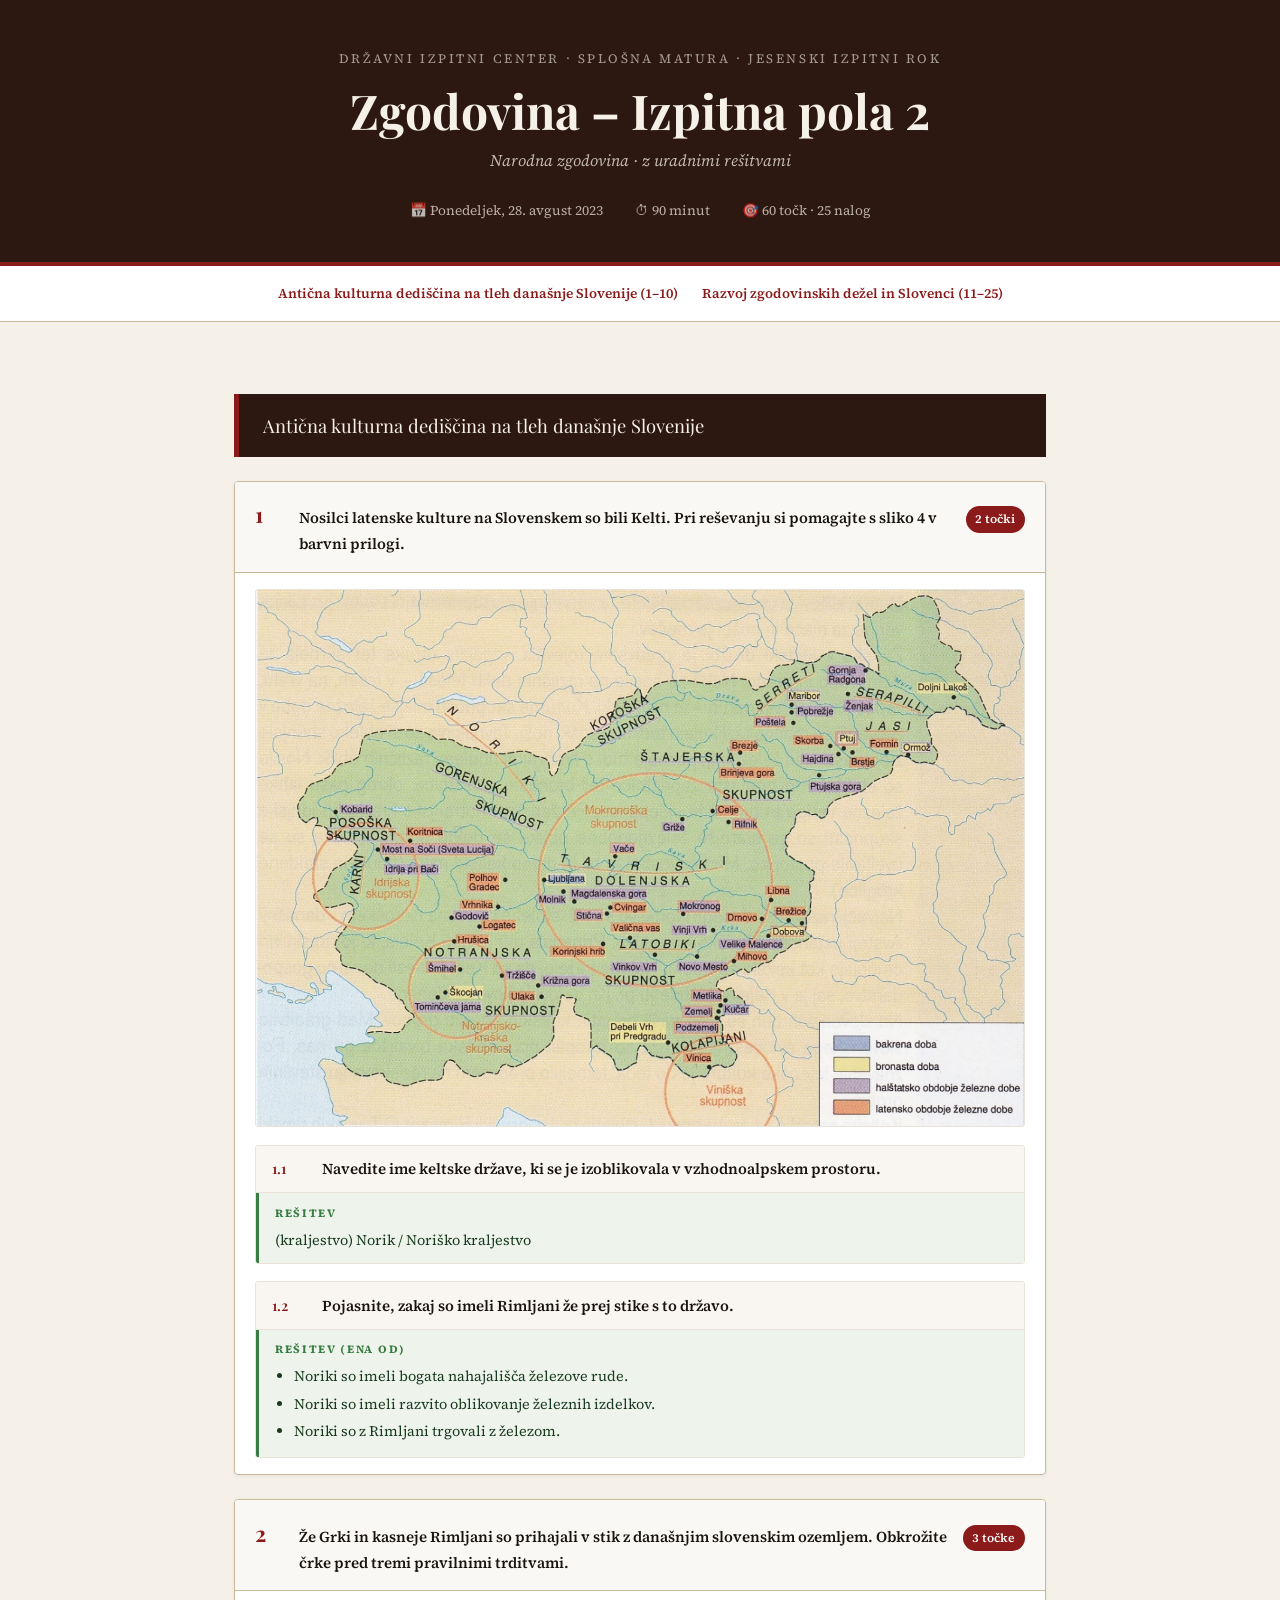
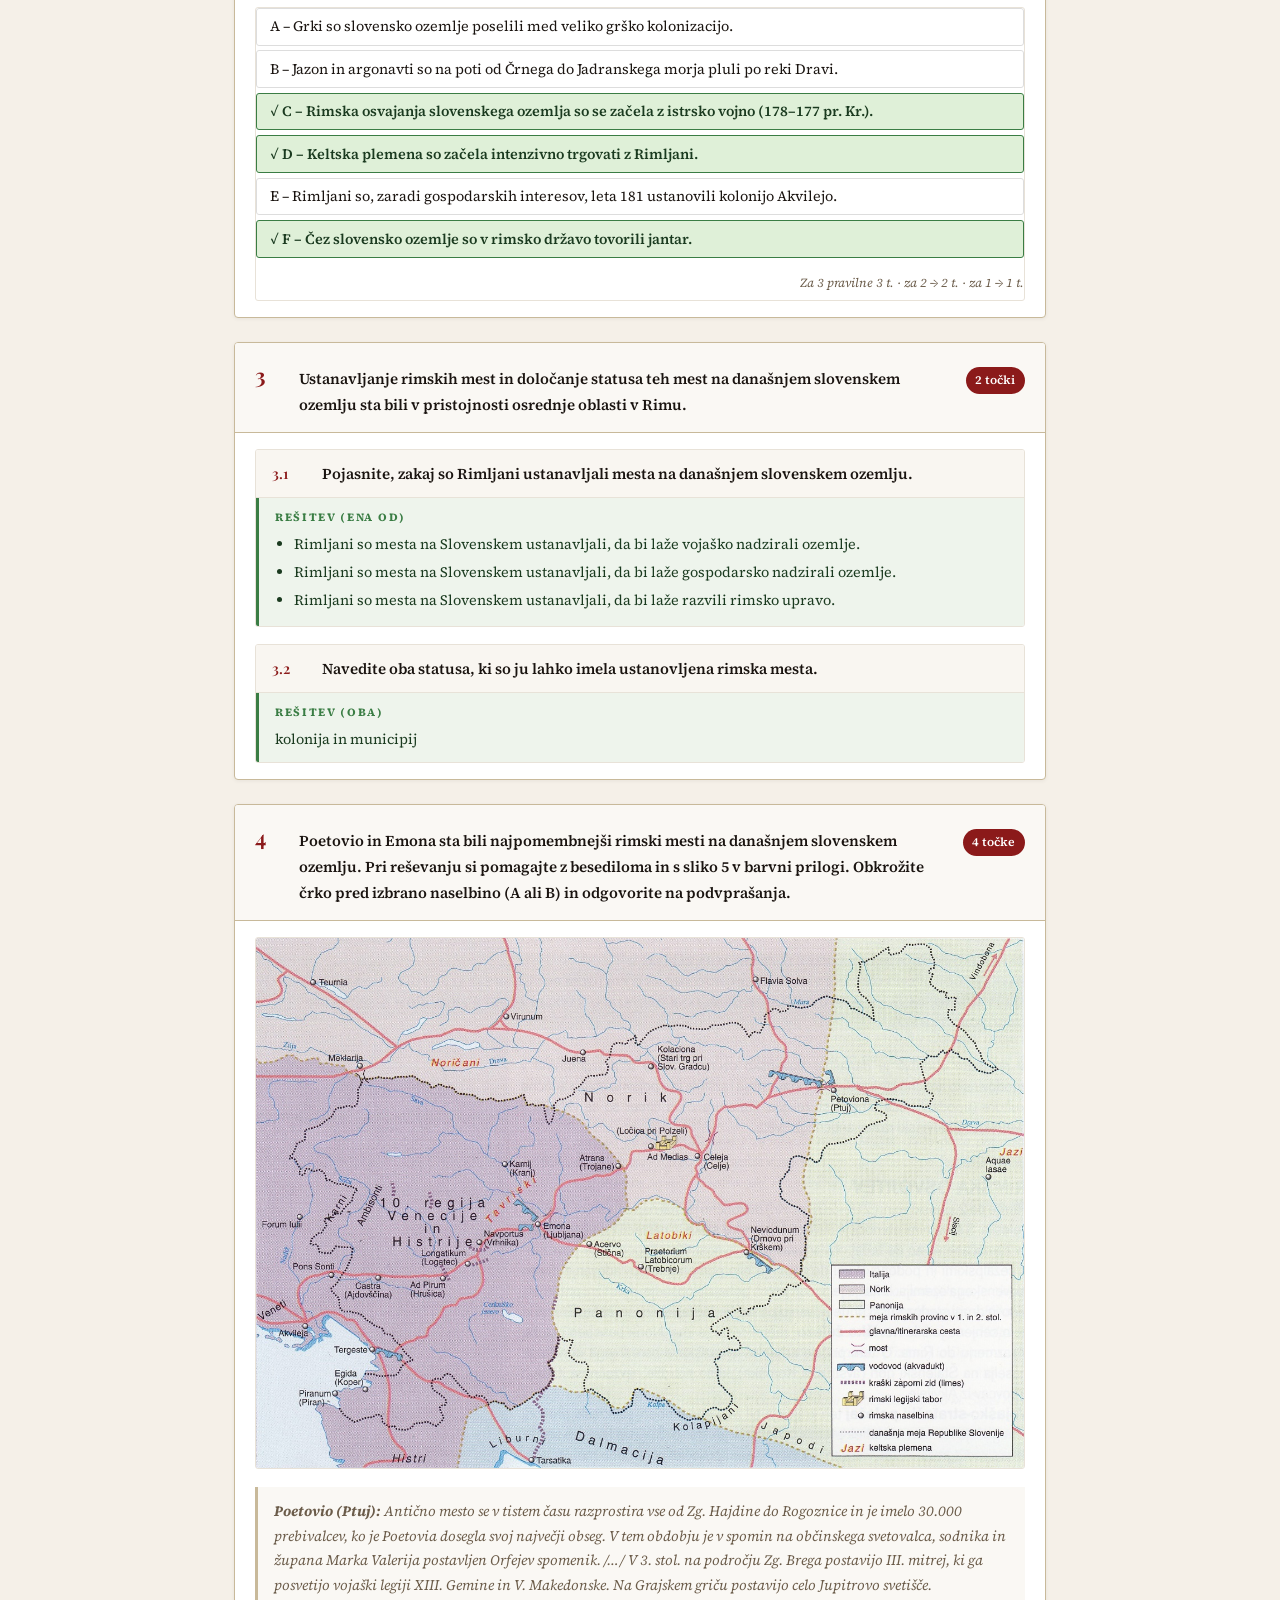
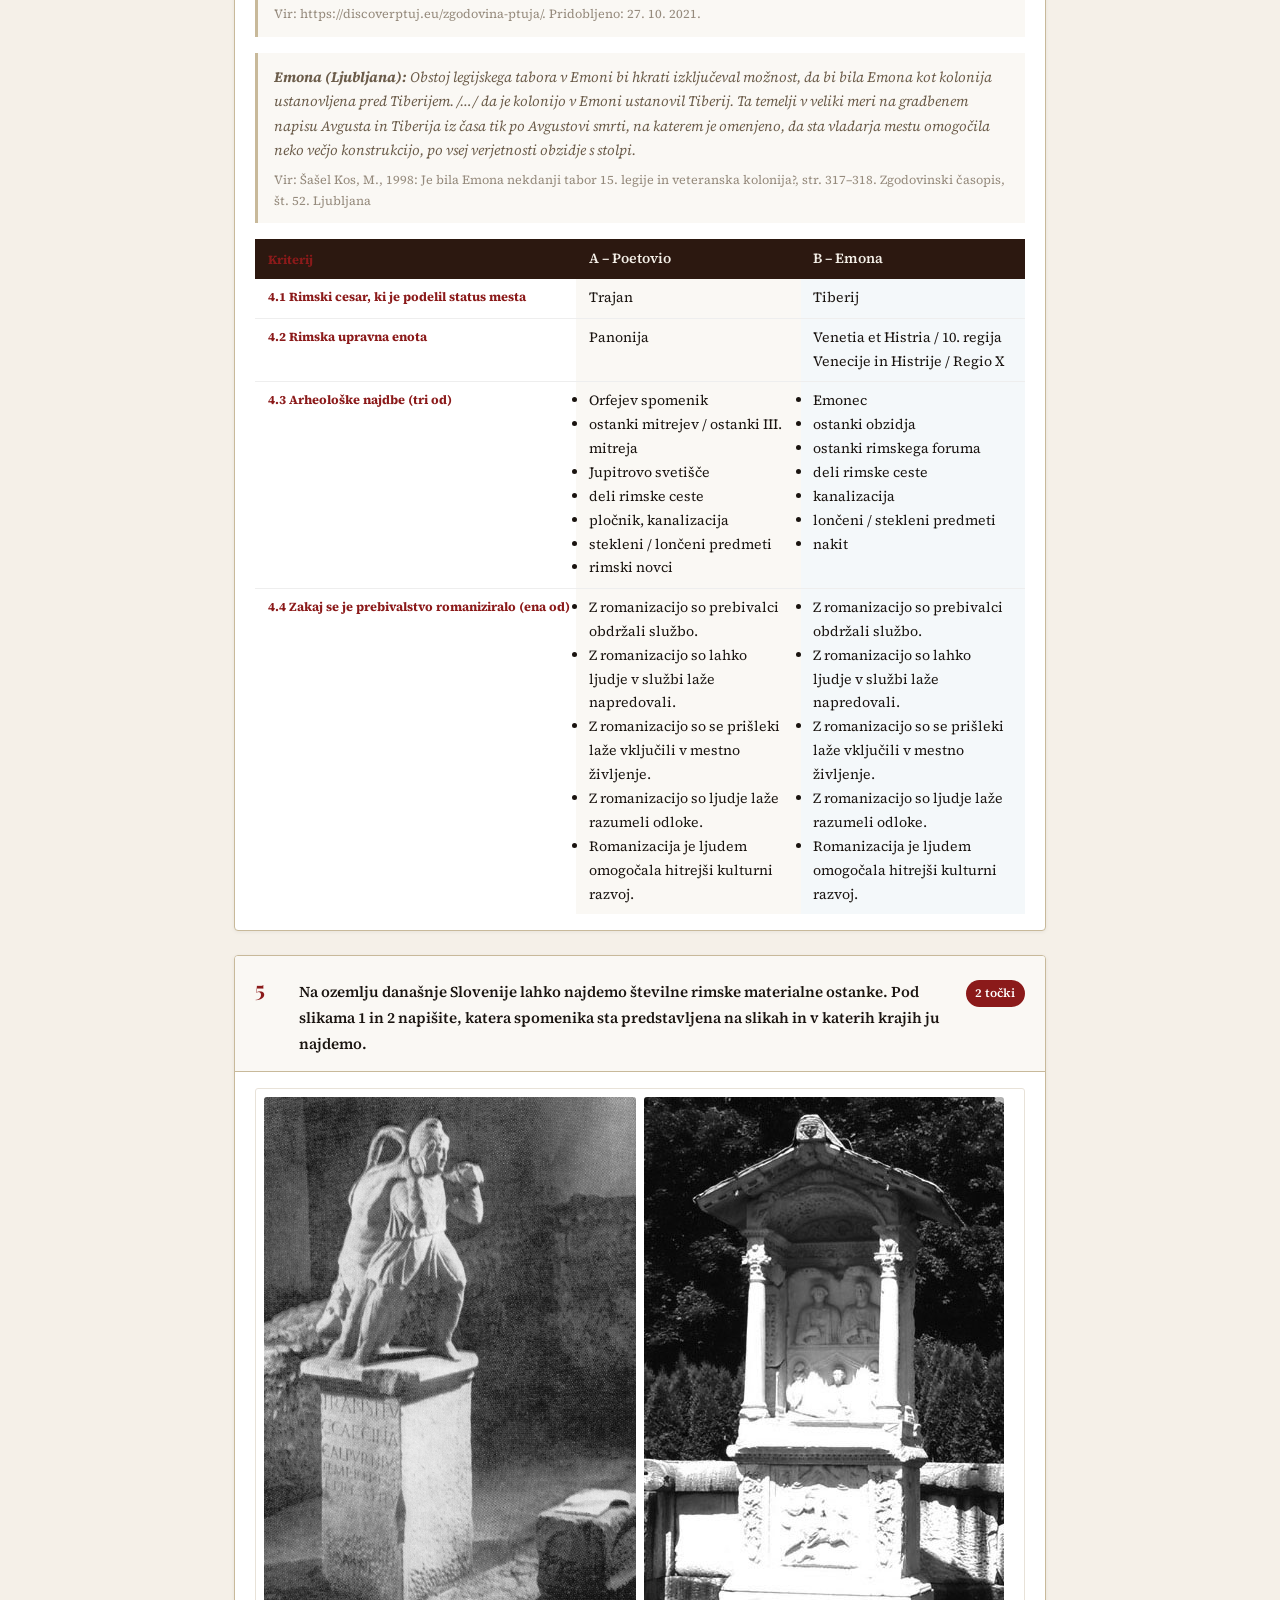
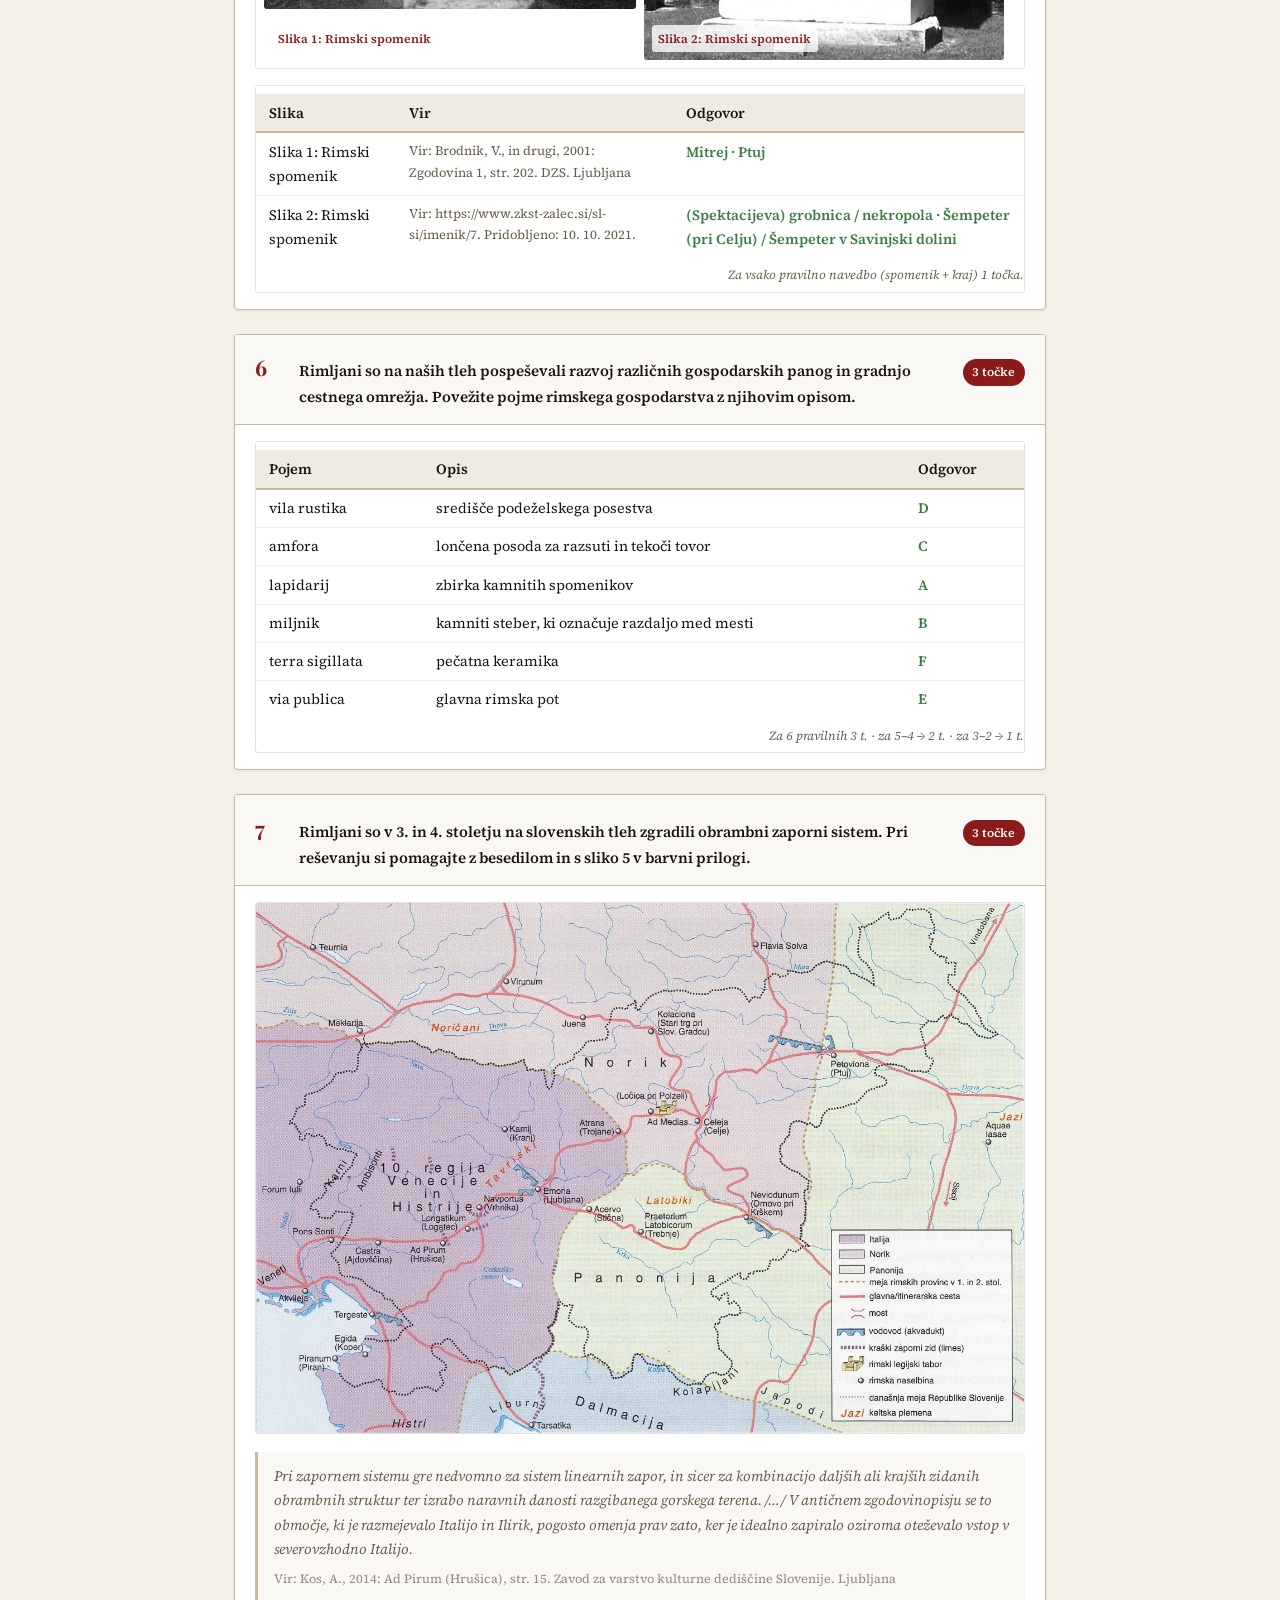
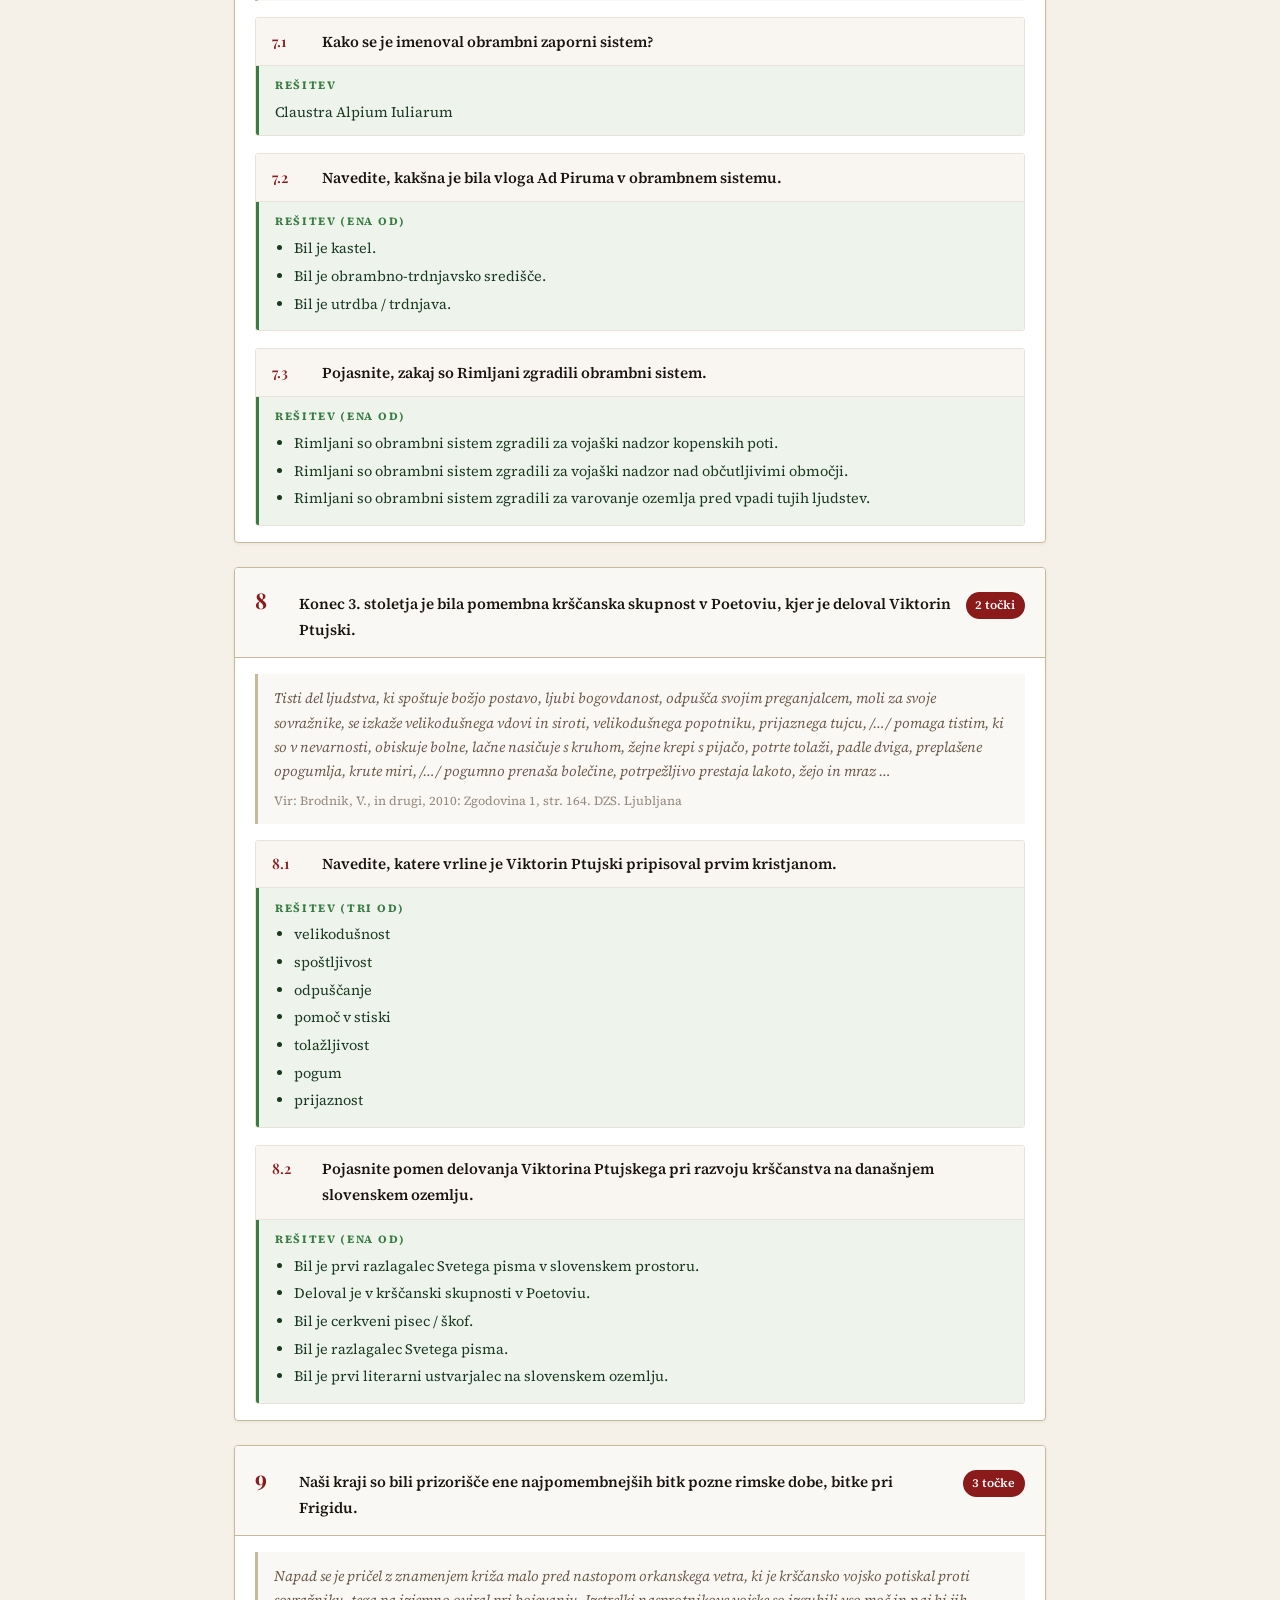
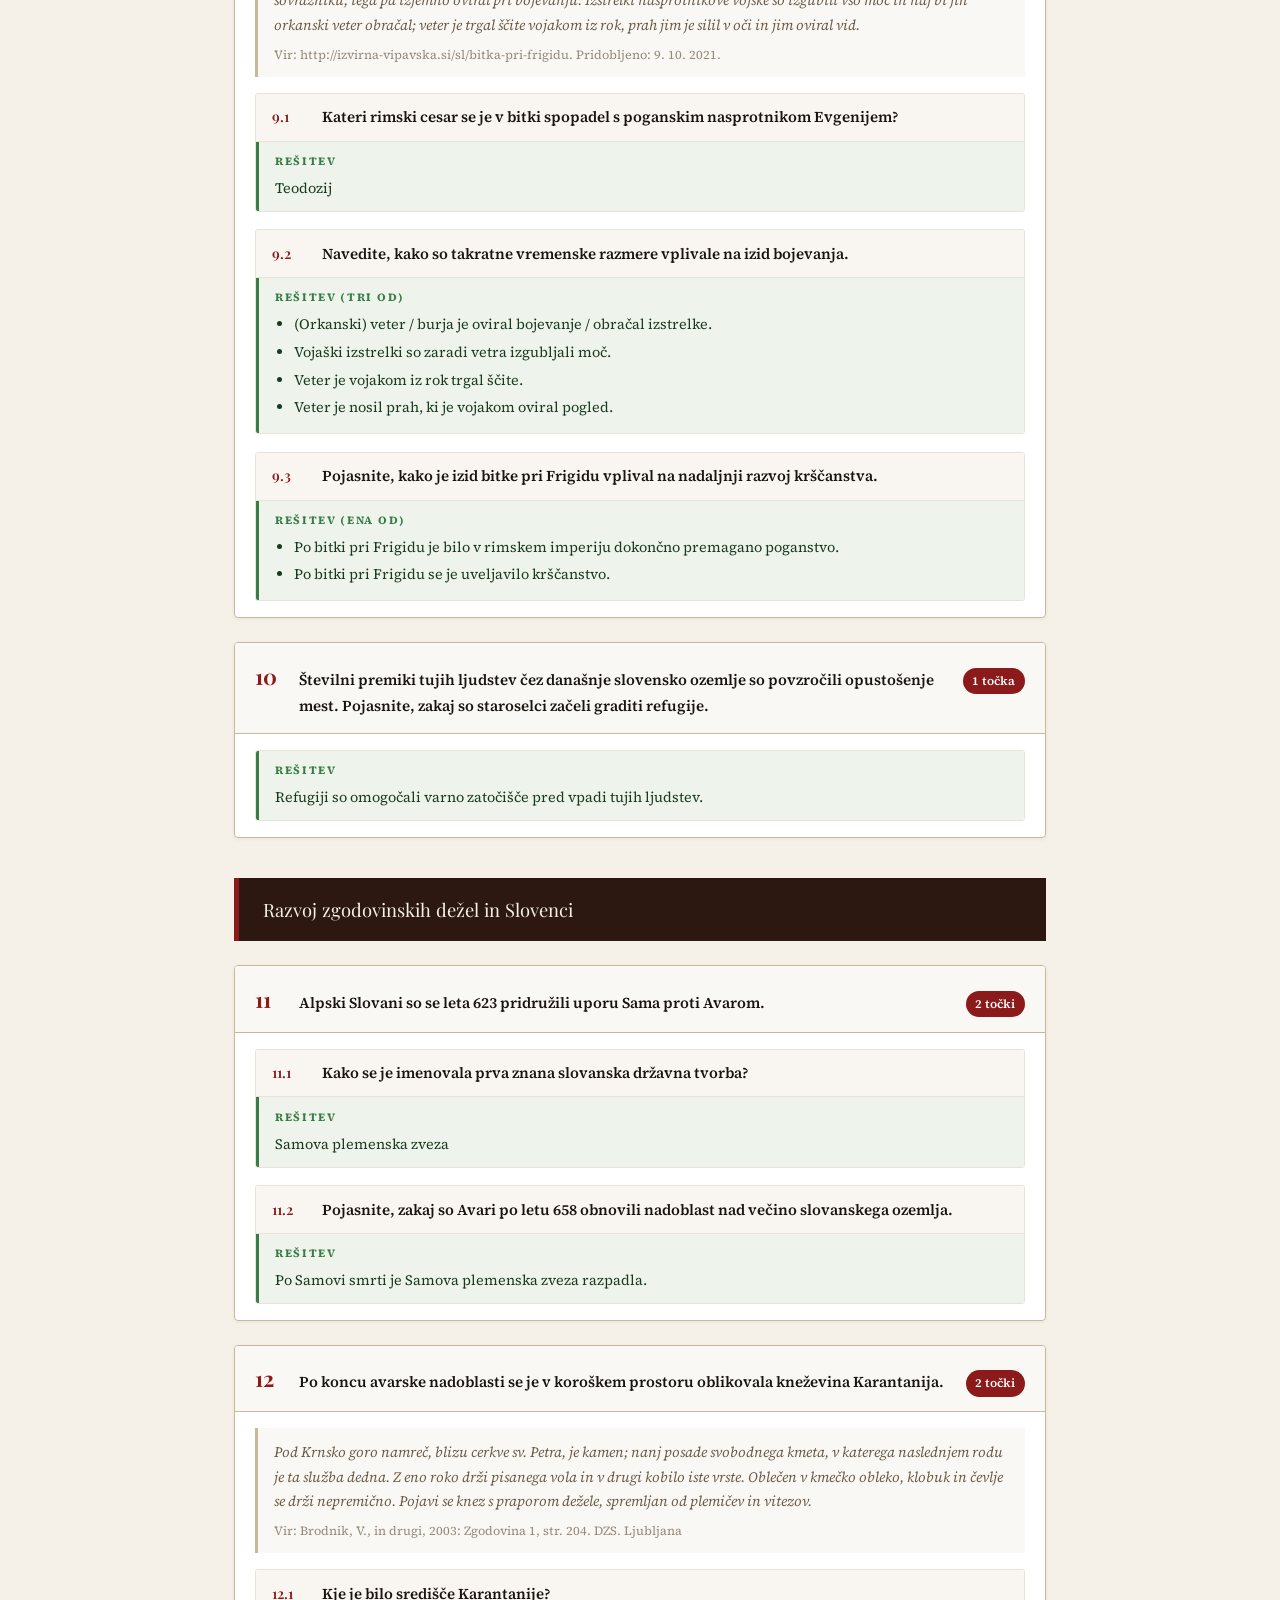
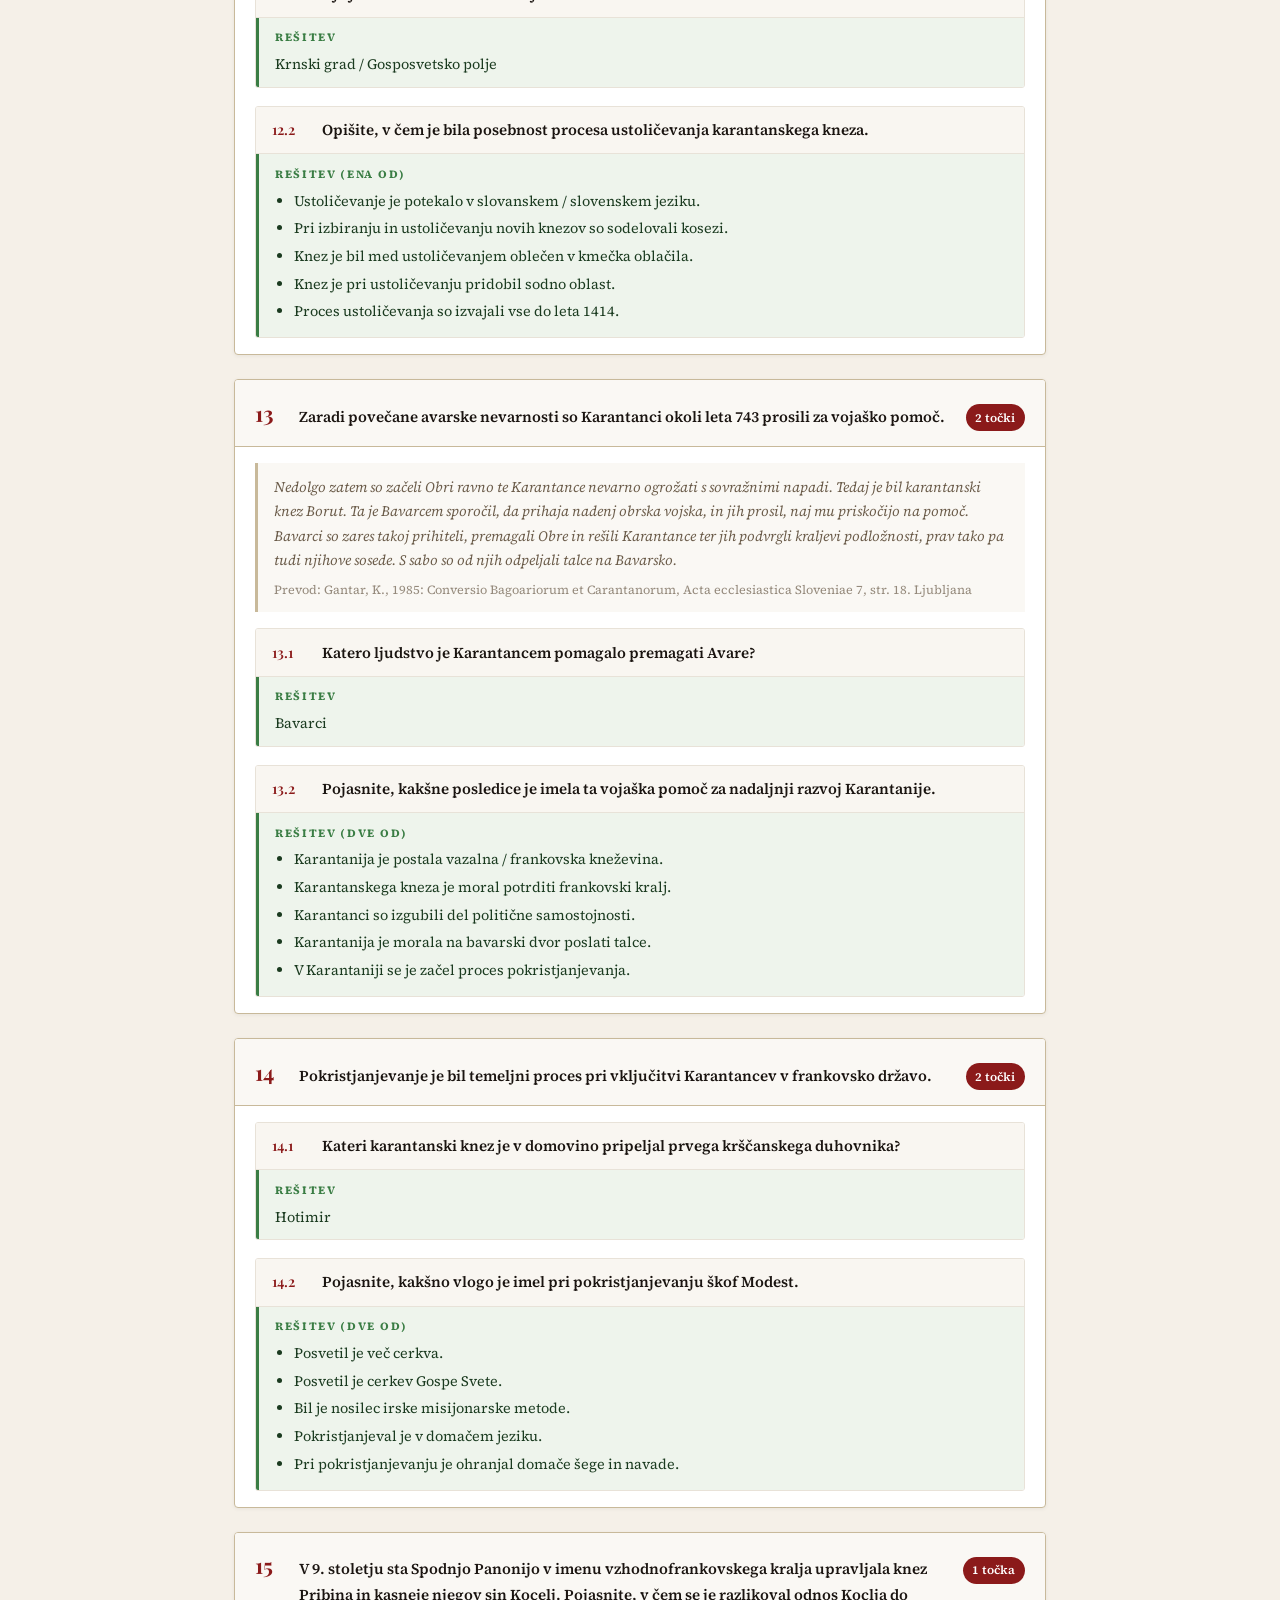
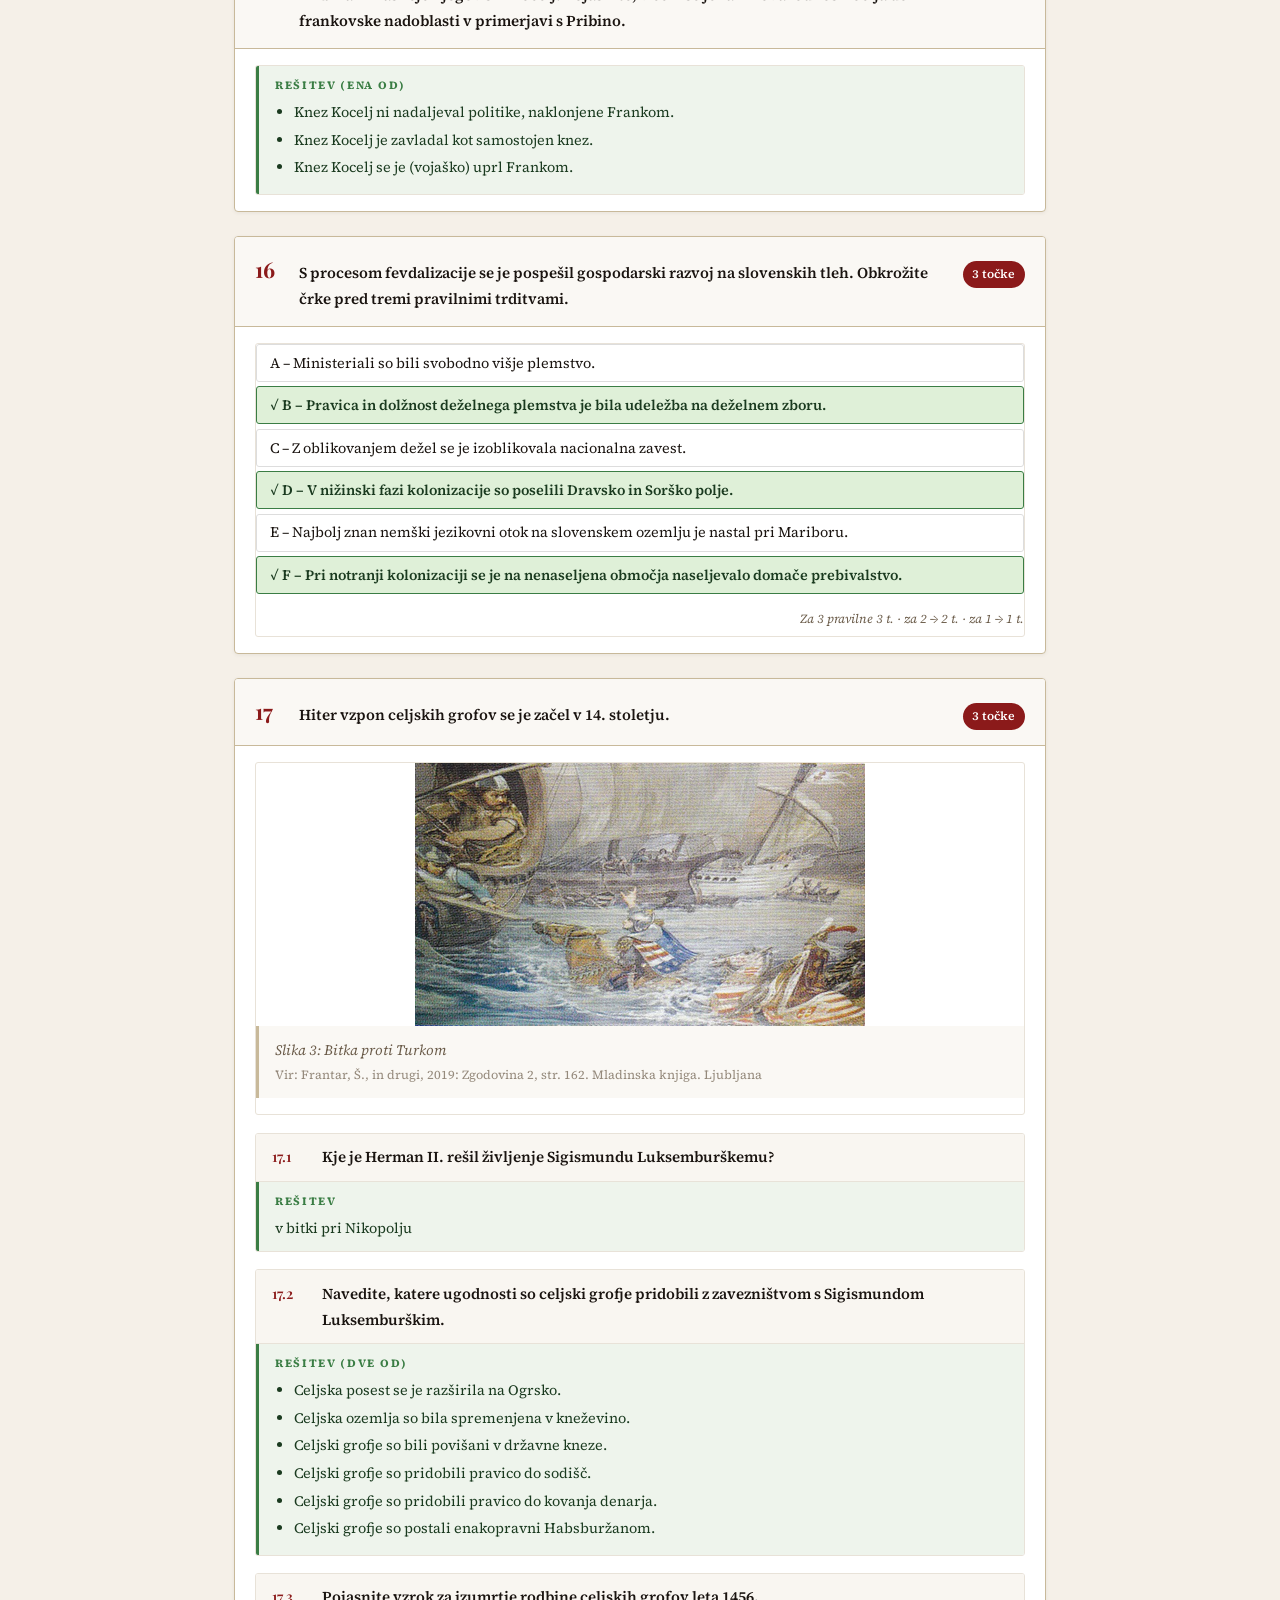
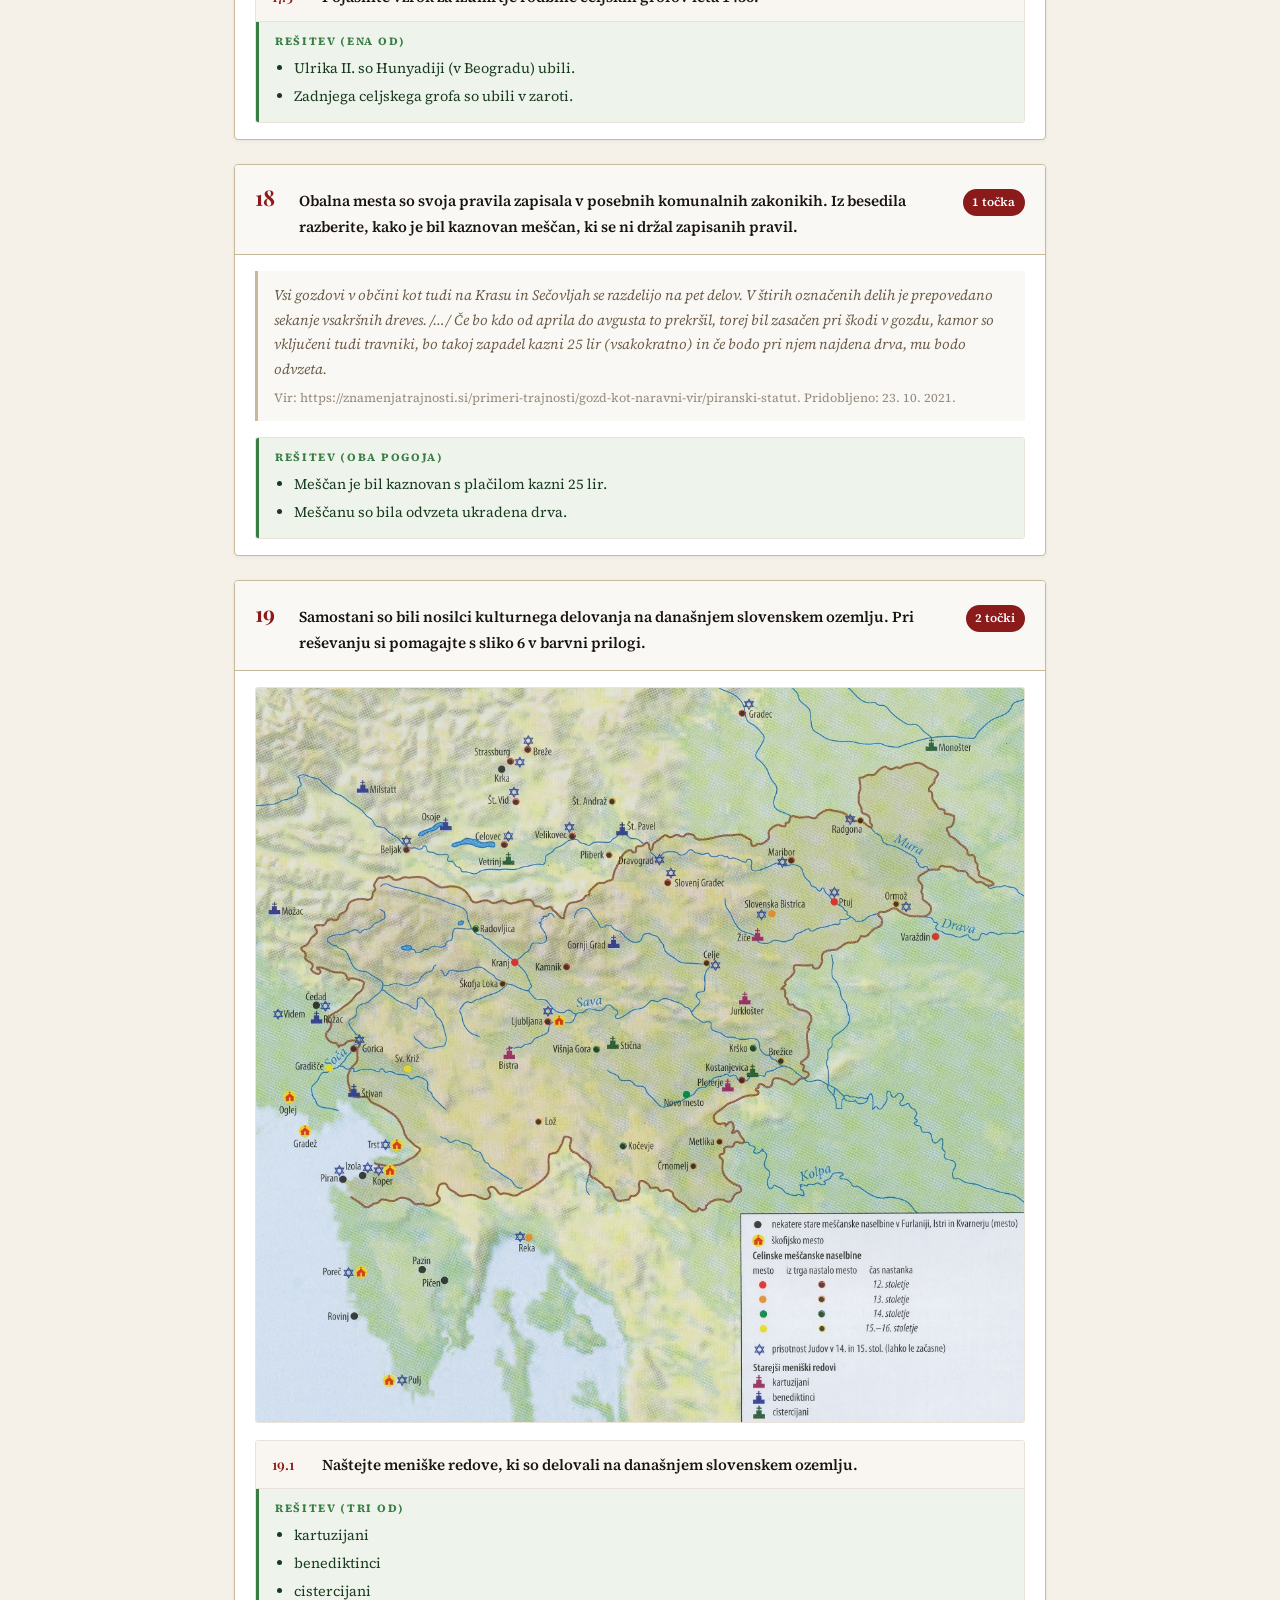
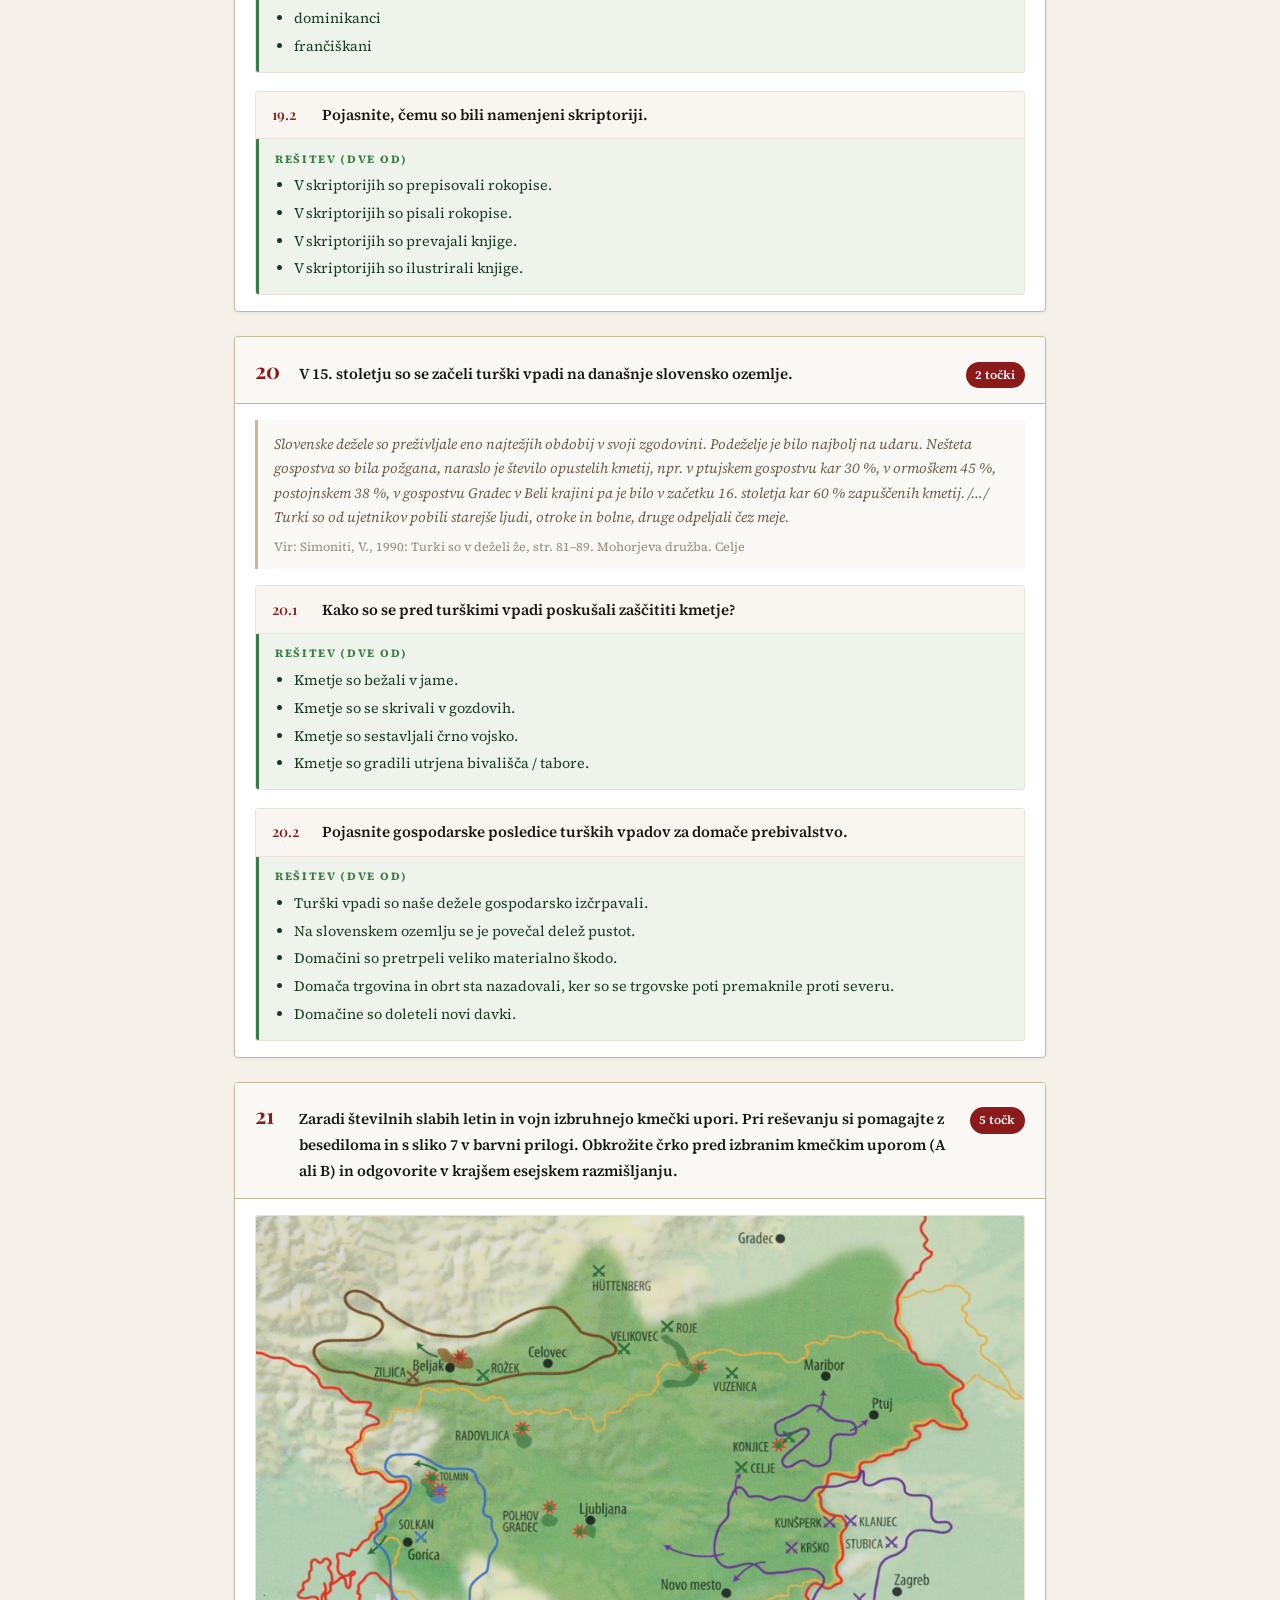
<file: jesen 23/prvi rok/website/index.html>
<!doctype html>
<html lang="sl">
	<head>
		<meta charset="UTF-8" />
		<meta name="viewport" content="width=device-width, initial-scale=1.0" />
		<title>
			Zgodovina – Splošna matura 2023 (jesen) · Izpitna pola 2 z rešitvami
		</title>
		<link
			href="https://fonts.googleapis.com/css2?family=Playfair+Display:wght@400;700&family=Source+Serif+4:ital,wght@0,300;0,400;0,600;1,300&display=swap"
			rel="stylesheet" />
		<link rel="stylesheet" href="../../../style.css" />
	</head>
	<body>
		<header class="page-header">
			<div class="eyebrow">
				Državni izpitni center · Splošna matura · Jesenski izpitni rok
			</div>
			<h1>Zgodovina – Izpitna pola 2</h1>
			<div class="subtitle">Narodna zgodovina · z uradnimi rešitvami</div>
			<div class="meta">
				<div>📅 Ponedeljek, 28. avgust 2023</div>
				<div>⏱ 90 minut</div>
				<div>🎯 60 točk · 25 nalog</div>
			</div>
		</header>

		<nav class="toc">
			<a href="#s1"
				>Antična kulturna dediščina na tleh današnje Slovenije (1–10)</a
			>
			<a href="#s2">Razvoj zgodovinskih dežel in Slovenci (11–25)</a>
		</nav>

		<main class="container">
			<!-- ====== SECTION 1 ====== -->
			<div class="section-header" id="s1">
				Antična kulturna dediščina na tleh današnje Slovenije
			</div>

			<!-- 1 -->
			<div class="question-card">
				<div class="question-header">
					<span class="question-num">1</span>
					<span class="question-intro"
						>Nosilci latenske kulture na Slovenskem so bili Kelti.
						Pri reševanju si pomagajte s sliko 4 v barvni
						prilogi.</span
					>
					<span class="points-badge">2 točki</span>
				</div>
				<div class="question-body">
					<div class="subq">
						<img src="slika4.png" alt="" />
					</div>
					<div class="subq">
						<div class="subq-question">
							<span class="subq-label">1.1</span>
							Navedite ime keltske države, ki se je izoblikovala v
							vzhodnoalpskem prostoru.
						</div>
						<div class="answer-block">
							<div class="answer-label">Rešitev</div>
							<div class="answer-text">
								(kraljestvo) Norik / Noriško kraljestvo
							</div>
						</div>
					</div>
					<div class="subq">
						<div class="subq-question">
							<span class="subq-label">1.2</span>
							Pojasnite, zakaj so imeli Rimljani že prej stike s
							to državo.
						</div>
						<div class="answer-block">
							<div class="answer-label">Rešitev (ena od)</div>
							<div class="answer-text">
								<ul>
									<li>
										Noriki so imeli bogata nahajališča
										železove rude.
									</li>
									<li>
										Noriki so imeli razvito oblikovanje
										železnih izdelkov.
									</li>
									<li>
										Noriki so z Rimljani trgovali z železom.
									</li>
								</ul>
							</div>
						</div>
					</div>
				</div>
			</div>

			<!-- 2 -->
			<div class="question-card">
				<div class="question-header">
					<span class="question-num">2</span>
					<span class="question-intro"
						>Že Grki in kasneje Rimljani so prihajali v stik z
						današnjim slovenskim ozemljem. Obkrožite črke pred tremi
						pravilnimi trditvami.</span
					>
					<span class="points-badge">3 točke</span>
				</div>
				<div class="question-body">
					<div class="subq">
						<div class="choices">
							<div class="choice">
								A – Grki so slovensko ozemlje poselili med
								veliko grško kolonizacijo.
							</div>
							<div class="choice">
								B – Jazon in argonavti so na poti od Črnega do
								Jadranskega morja pluli po reki Dravi.
							</div>
							<div class="choice correct">
								C – Rimska osvajanja slovenskega ozemlja so se
								začela z istrsko vojno (178–177 pr. Kr.).
							</div>
							<div class="choice correct">
								D – Keltska plemena so začela intenzivno
								trgovati z Rimljani.
							</div>
							<div class="choice">
								E – Rimljani so, zaradi gospodarskih interesov,
								leta 181 ustanovili kolonijo Akvilejo.
							</div>
							<div class="choice correct">
								F – Čez slovensko ozemlje so v rimsko državo
								tovorili jantar.
							</div>
						</div>
						<div class="scoring-note">
							Za 3 pravilne 3 t. · za 2 → 2 t. · za 1 → 1 t.
						</div>
					</div>
				</div>
			</div>

			<!-- 3 -->
			<div class="question-card">
				<div class="question-header">
					<span class="question-num">3</span>
					<span class="question-intro"
						>Ustanavljanje rimskih mest in določanje statusa teh
						mest na današnjem slovenskem ozemlju sta bili v
						pristojnosti osrednje oblasti v Rimu.</span
					>
					<span class="points-badge">2 točki</span>
				</div>
				<div class="question-body">
					<div class="subq">
						<div class="subq-question">
							<span class="subq-label">3.1</span>
							Pojasnite, zakaj so Rimljani ustanavljali mesta na
							današnjem slovenskem ozemlju.
						</div>
						<div class="answer-block">
							<div class="answer-label">Rešitev (ena od)</div>
							<div class="answer-text">
								<ul>
									<li>
										Rimljani so mesta na Slovenskem
										ustanavljali, da bi laže vojaško
										nadzirali ozemlje.
									</li>
									<li>
										Rimljani so mesta na Slovenskem
										ustanavljali, da bi laže gospodarsko
										nadzirali ozemlje.
									</li>
									<li>
										Rimljani so mesta na Slovenskem
										ustanavljali, da bi laže razvili rimsko
										upravo.
									</li>
								</ul>
							</div>
						</div>
					</div>
					<div class="subq">
						<div class="subq-question">
							<span class="subq-label">3.2</span>
							Navedite oba statusa, ki so ju lahko imela
							ustanovljena rimska mesta.
						</div>
						<div class="answer-block">
							<div class="answer-label">Rešitev (oba)</div>
							<div class="answer-text">kolonija in municipij</div>
						</div>
					</div>
				</div>
			</div>

			<!-- 4 -->
			<div class="question-card">
				<div class="question-header">
					<span class="question-num">4</span>
					<span class="question-intro"
						>Poetovio in Emona sta bili najpomembnejši rimski mesti
						na današnjem slovenskem ozemlju. Pri reševanju si
						pomagajte z besediloma in s sliko 5 v barvni prilogi.
						Obkrožite črko pred izbrano naselbino (A ali B) in
						odgovorite na podvprašanja.</span
					>
					<span class="points-badge">4 točke</span>
				</div>
				<div class="question-body">
					<div class="subq">
						<img src="slika5.png" alt="" />
					</div>
					<div class="source-quote">
						<strong>Poetovio (Ptuj):</strong> Antično mesto se v
						tistem času razprostira vse od Zg. Hajdine do Rogoznice
						in je imelo 30.000 prebivalcev, ko je Poetovia dosegla
						svoj največji obseg. V tem obdobju je v spomin na
						občinskega svetovalca, sodnika in župana Marka Valerija
						postavljen Orfejev spomenik. /…/ V 3. stol. na področju
						Zg. Brega postavijo III. mitrej, ki ga posvetijo vojaški
						legiji XIII. Gemine in V. Makedonske. Na Grajskem griču
						postavijo celo Jupitrovo svetišče.
						<span class="source-ref"
							>Vir: https://discoverptuj.eu/zgodovina-ptuja/.
							Pridobljeno: 27. 10. 2021.</span
						>
					</div>
					<div class="source-quote">
						<strong>Emona (Ljubljana):</strong> Obstoj legijskega
						tabora v Emoni bi hkrati izključeval možnost, da bi bila
						Emona kot kolonija ustanovljena pred Tiberijem. /…/ da
						je kolonijo v Emoni ustanovil Tiberij. Ta temelji v
						veliki meri na gradbenem napisu Avgusta in Tiberija iz
						časa tik po Avgustovi smrti, na katerem je omenjeno, da
						sta vladarja mestu omogočila neko večjo konstrukcijo, po
						vsej verjetnosti obzidje s stolpi.
						<span class="source-ref"
							>Vir: Šašel Kos, M., 1998: Je bila Emona nekdanji
							tabor 15. legije in veteranska kolonija?, str.
							317–318. Zgodovinski časopis, št. 52.
							Ljubljana</span
						>
					</div>
					<table class="dual-col-table">
						<thead>
							<tr>
								<th class="criteria-label" style="width: 28%">
									Kriterij
								</th>
								<th style="width: 36%">A – Poetovio</th>
								<th style="width: 36%">B – Emona</th>
							</tr>
						</thead>
						<tbody>
							<tr>
								<td class="criteria-label">
									4.1 Rimski cesar, ki je podelil status mesta
								</td>
								<td class="col-a">Trajan</td>
								<td class="col-b">Tiberij</td>
							</tr>
							<tr>
								<td class="criteria-label">
									4.2 Rimska upravna enota
								</td>
								<td class="col-a">Panonija</td>
								<td class="col-b">
									Venetia et Histria / 10. regija Venecije in
									Histrije / Regio X
								</td>
							</tr>
							<tr>
								<td class="criteria-label">
									4.3 Arheološke najdbe (tri od)
								</td>
								<td class="col-a">
									<ul>
										<li>Orfejev spomenik</li>
										<li>
											ostanki mitrejev / ostanki III.
											mitreja
										</li>
										<li>Jupitrovo svetišče</li>
										<li>deli rimske ceste</li>
										<li>pločnik, kanalizacija</li>
										<li>stekleni / lončeni predmeti</li>
										<li>rimski novci</li>
									</ul>
								</td>
								<td class="col-b">
									<ul>
										<li>Emonec</li>
										<li>ostanki obzidja</li>
										<li>ostanki rimskega foruma</li>
										<li>deli rimske ceste</li>
										<li>kanalizacija</li>
										<li>lončeni / stekleni predmeti</li>
										<li>nakit</li>
									</ul>
								</td>
							</tr>
							<tr>
								<td class="criteria-label">
									4.4 Zakaj se je prebivalstvo romaniziralo
									(ena od)
								</td>
								<td class="col-a">
									<ul>
										<li>
											Z romanizacijo so prebivalci
											obdržali službo.
										</li>
										<li>
											Z romanizacijo so lahko ljudje v
											službi laže napredovali.
										</li>
										<li>
											Z romanizacijo so se prišleki laže
											vključili v mestno življenje.
										</li>
										<li>
											Z romanizacijo so ljudje laže
											razumeli odloke.
										</li>
										<li>
											Romanizacija je ljudem omogočala
											hitrejši kulturni razvoj.
										</li>
									</ul>
								</td>
								<td class="col-b">
									<ul>
										<li>
											Z romanizacijo so prebivalci
											obdržali službo.
										</li>
										<li>
											Z romanizacijo so lahko ljudje v
											službi laže napredovali.
										</li>
										<li>
											Z romanizacijo so se prišleki laže
											vključili v mestno življenje.
										</li>
										<li>
											Z romanizacijo so ljudje laže
											razumeli odloke.
										</li>
										<li>
											Romanizacija je ljudem omogočala
											hitrejši kulturni razvoj.
										</li>
									</ul>
								</td>
							</tr>
						</tbody>
					</table>
				</div>
			</div>

			<!-- 5 -->
			<div class="question-card">
				<div class="question-header">
					<span class="question-num">5</span>
					<span class="question-intro"
						>Na ozemlju današnje Slovenije lahko najdemo številne
						rimske materialne ostanke. Pod slikama 1 in 2 napišite,
						katera spomenika sta predstavljena na slikah in v
						katerih krajih ju najdemo.</span
					>
					<span class="points-badge">2 točki</span>
				</div>
				<div class="question-body">
					<div class="slika-ob-sliki">
						<div class="slika">
							<img src="slika1.png" alt="" />
							<label for="slika1">
								Slika 1: Rimski spomenik
							</label>
						</div>
						<div class="slika">
							<img src="slika2.png" alt="" />
							<label for="slika2">
								Slika 2: Rimski spomenik
							</label>
						</div>
					</div>
					<div class="subq">
						<table class="match-table">
							<thead>
								<tr>
									<th>Slika</th>
									<th>Vir</th>
									<th>Odgovor</th>
								</tr>
							</thead>
							<tbody>
								<tr>
									<td>Slika 1: Rimski spomenik</td>
									<td
										style="
											font-size: 0.8rem;
											color: var(--muted);
										">
										Vir: Brodnik, V., in drugi, 2001:
										Zgodovina 1, str. 202. DZS. Ljubljana
									</td>
									<td class="match-ans">Mitrej · Ptuj</td>
								</tr>
								<tr>
									<td>Slika 2: Rimski spomenik</td>
									<td
										style="
											font-size: 0.8rem;
											color: var(--muted);
										">
										Vir:
										https://www.zkst-zalec.si/sl-si/imenik/7.
										Pridobljeno: 10. 10. 2021.
									</td>
									<td class="match-ans">
										(Spektacijeva) grobnica / nekropola ·
										Šempeter (pri Celju) / Šempeter v
										Savinjski dolini
									</td>
								</tr>
							</tbody>
						</table>
						<div class="scoring-note">
							Za vsako pravilno navedbo (spomenik + kraj) 1 točka.
						</div>
					</div>
				</div>
			</div>

			<!-- 6 -->
			<div class="question-card">
				<div class="question-header">
					<span class="question-num">6</span>
					<span class="question-intro"
						>Rimljani so na naših tleh pospeševali razvoj različnih
						gospodarskih panog in gradnjo cestnega omrežja. Povežite
						pojme rimskega gospodarstva z njihovim opisom.</span
					>
					<span class="points-badge">3 točke</span>
				</div>
				<div class="question-body">
					<div class="subq">
						<table class="match-table">
							<thead>
								<tr>
									<th>Pojem</th>
									<th>Opis</th>
									<th>Odgovor</th>
								</tr>
							</thead>
							<tbody>
								<tr>
									<td>vila rustika</td>
									<td>središče podeželskega posestva</td>
									<td class="match-ans">D</td>
								</tr>
								<tr>
									<td>amfora</td>
									<td>
										lončena posoda za razsuti in tekoči
										tovor
									</td>
									<td class="match-ans">C</td>
								</tr>
								<tr>
									<td>lapidarij</td>
									<td>zbirka kamnitih spomenikov</td>
									<td class="match-ans">A</td>
								</tr>
								<tr>
									<td>miljnik</td>
									<td>
										kamniti steber, ki označuje razdaljo med
										mesti
									</td>
									<td class="match-ans">B</td>
								</tr>
								<tr>
									<td>terra sigillata</td>
									<td>pečatna keramika</td>
									<td class="match-ans">F</td>
								</tr>
								<tr>
									<td>via publica</td>
									<td>glavna rimska pot</td>
									<td class="match-ans">E</td>
								</tr>
							</tbody>
						</table>
						<div class="scoring-note">
							Za 6 pravilnih 3 t. · za 5–4 → 2 t. · za 3–2 → 1 t.
						</div>
					</div>
				</div>
			</div>

			<!-- 7 -->
			<div class="question-card">
				<div class="question-header">
					<span class="question-num">7</span>
					<span class="question-intro"
						>Rimljani so v 3. in 4. stoletju na slovenskih tleh
						zgradili obrambni zaporni sistem. Pri reševanju si
						pomagajte z besedilom in s sliko 5 v barvni
						prilogi.</span
					>
					<span class="points-badge">3 točke</span>
				</div>
				<div class="question-body">
					<div class="subq">
						<img src="slika5.png" alt="" />
					</div>
					<div class="source-quote">
						Pri zapornem sistemu gre nedvomno za sistem linearnih
						zapor, in sicer za kombinacijo daljših ali krajših
						zidanih obrambnih struktur ter izrabo naravnih danosti
						razgibanega gorskega terena. /…/ V antičnem
						zgodovinopisju se to območje, ki je razmejevalo Italijo
						in Ilirik, pogosto omenja prav zato, ker je idealno
						zapiralo oziroma oteževalo vstop v severovzhodno
						Italijo.
						<span class="source-ref"
							>Vir: Kos, A., 2014: Ad Pirum (Hrušica), str. 15.
							Zavod za varstvo kulturne dediščine Slovenije.
							Ljubljana</span
						>
					</div>
					<div class="subq">
						<div class="subq-question">
							<span class="subq-label">7.1</span>
							Kako se je imenoval obrambni zaporni sistem?
						</div>
						<div class="answer-block">
							<div class="answer-label">Rešitev</div>
							<div class="answer-text">
								Claustra Alpium Iuliarum
							</div>
						</div>
					</div>
					<div class="subq">
						<div class="subq-question">
							<span class="subq-label">7.2</span>
							Navedite, kakšna je bila vloga Ad Piruma v obrambnem
							sistemu.
						</div>
						<div class="answer-block">
							<div class="answer-label">Rešitev (ena od)</div>
							<div class="answer-text">
								<ul>
									<li>Bil je kastel.</li>
									<li>
										Bil je obrambno-trdnjavsko središče.
									</li>
									<li>Bil je utrdba / trdnjava.</li>
								</ul>
							</div>
						</div>
					</div>
					<div class="subq">
						<div class="subq-question">
							<span class="subq-label">7.3</span>
							Pojasnite, zakaj so Rimljani zgradili obrambni
							sistem.
						</div>
						<div class="answer-block">
							<div class="answer-label">Rešitev (ena od)</div>
							<div class="answer-text">
								<ul>
									<li>
										Rimljani so obrambni sistem zgradili za
										vojaški nadzor kopenskih poti.
									</li>
									<li>
										Rimljani so obrambni sistem zgradili za
										vojaški nadzor nad občutljivimi območji.
									</li>
									<li>
										Rimljani so obrambni sistem zgradili za
										varovanje ozemlja pred vpadi tujih
										ljudstev.
									</li>
								</ul>
							</div>
						</div>
					</div>
				</div>
			</div>

			<!-- 8 -->
			<div class="question-card">
				<div class="question-header">
					<span class="question-num">8</span>
					<span class="question-intro"
						>Konec 3. stoletja je bila pomembna krščanska skupnost v
						Poetoviu, kjer je deloval Viktorin Ptujski.</span
					>
					<span class="points-badge">2 točki</span>
				</div>
				<div class="question-body">
					<div class="source-quote">
						Tisti del ljudstva, ki spoštuje božjo postavo, ljubi
						bogovdanost, odpušča svojim preganjalcem, moli za svoje
						sovražnike, se izkaže velikodušnega vdovi in siroti,
						velikodušnega popotniku, prijaznega tujcu, /…/ pomaga
						tistim, ki so v nevarnosti, obiskuje bolne, lačne
						nasičuje s kruhom, žejne krepi s pijačo, potrte tolaži,
						padle dviga, preplašene opogumlja, krute miri, /…/
						pogumno prenaša bolečine, potrpežljivo prestaja lakoto,
						žejo in mraz …
						<span class="source-ref"
							>Vir: Brodnik, V., in drugi, 2010: Zgodovina 1, str.
							164. DZS. Ljubljana</span
						>
					</div>
					<div class="subq">
						<div class="subq-question">
							<span class="subq-label">8.1</span>
							Navedite, katere vrline je Viktorin Ptujski
							pripisoval prvim kristjanom.
						</div>
						<div class="answer-block">
							<div class="answer-label">Rešitev (tri od)</div>
							<div class="answer-text">
								<ul>
									<li>velikodušnost</li>
									<li>spoštljivost</li>
									<li>odpuščanje</li>
									<li>pomoč v stiski</li>
									<li>tolažljivost</li>
									<li>pogum</li>
									<li>prijaznost</li>
								</ul>
							</div>
						</div>
					</div>
					<div class="subq">
						<div class="subq-question">
							<span class="subq-label">8.2</span>
							Pojasnite pomen delovanja Viktorina Ptujskega pri
							razvoju krščanstva na današnjem slovenskem ozemlju.
						</div>
						<div class="answer-block">
							<div class="answer-label">Rešitev (ena od)</div>
							<div class="answer-text">
								<ul>
									<li>
										Bil je prvi razlagalec Svetega pisma v
										slovenskem prostoru.
									</li>
									<li>
										Deloval je v krščanski skupnosti v
										Poetoviu.
									</li>
									<li>Bil je cerkveni pisec / škof.</li>
									<li>Bil je razlagalec Svetega pisma.</li>
									<li>
										Bil je prvi literarni ustvarjalec na
										slovenskem ozemlju.
									</li>
								</ul>
							</div>
						</div>
					</div>
				</div>
			</div>

			<!-- 9 -->
			<div class="question-card">
				<div class="question-header">
					<span class="question-num">9</span>
					<span class="question-intro"
						>Naši kraji so bili prizorišče ene najpomembnejših bitk
						pozne rimske dobe, bitke pri Frigidu.</span
					>
					<span class="points-badge">3 točke</span>
				</div>
				<div class="question-body">
					<div class="source-quote">
						Napad se je pričel z znamenjem križa malo pred nastopom
						orkanskega vetra, ki je krščansko vojsko potiskal proti
						sovražniku, tega pa izjemno oviral pri bojevanju.
						Izstrelki nasprotnikove vojske so izgubili vso moč in
						naj bi jih orkanski veter obračal; veter je trgal ščite
						vojakom iz rok, prah jim je silil v oči in jim oviral
						vid.
						<span class="source-ref"
							>Vir:
							http://izvirna-vipavska.si/sl/bitka-pri-frigidu.
							Pridobljeno: 9. 10. 2021.</span
						>
					</div>
					<div class="subq">
						<div class="subq-question">
							<span class="subq-label">9.1</span>
							Kateri rimski cesar se je v bitki spopadel s
							poganskim nasprotnikom Evgenijem?
						</div>
						<div class="answer-block">
							<div class="answer-label">Rešitev</div>
							<div class="answer-text">Teodozij</div>
						</div>
					</div>
					<div class="subq">
						<div class="subq-question">
							<span class="subq-label">9.2</span>
							Navedite, kako so takratne vremenske razmere
							vplivale na izid bojevanja.
						</div>
						<div class="answer-block">
							<div class="answer-label">Rešitev (tri od)</div>
							<div class="answer-text">
								<ul>
									<li>
										(Orkanski) veter / burja je oviral
										bojevanje / obračal izstrelke.
									</li>
									<li>
										Vojaški izstrelki so zaradi vetra
										izgubljali moč.
									</li>
									<li>
										Veter je vojakom iz rok trgal ščite.
									</li>
									<li>
										Veter je nosil prah, ki je vojakom
										oviral pogled.
									</li>
								</ul>
							</div>
						</div>
					</div>
					<div class="subq">
						<div class="subq-question">
							<span class="subq-label">9.3</span>
							Pojasnite, kako je izid bitke pri Frigidu vplival na
							nadaljnji razvoj krščanstva.
						</div>
						<div class="answer-block">
							<div class="answer-label">Rešitev (ena od)</div>
							<div class="answer-text">
								<ul>
									<li>
										Po bitki pri Frigidu je bilo v rimskem
										imperiju dokončno premagano poganstvo.
									</li>
									<li>
										Po bitki pri Frigidu se je uveljavilo
										krščanstvo.
									</li>
								</ul>
							</div>
						</div>
					</div>
				</div>
			</div>

			<!-- 10 -->
			<div class="question-card">
				<div class="question-header">
					<span class="question-num">10</span>
					<span class="question-intro"
						>Številni premiki tujih ljudstev čez današnje slovensko
						ozemlje so povzročili opustošenje mest. Pojasnite, zakaj
						so staroselci začeli graditi refugije.</span
					>
					<span class="points-badge">1 točka</span>
				</div>
				<div class="question-body">
					<div class="subq">
						<div class="answer-block">
							<div class="answer-label">Rešitev</div>
							<div class="answer-text">
								Refugiji so omogočali varno zatočišče pred vpadi
								tujih ljudstev.
							</div>
						</div>
					</div>
				</div>
			</div>

			<!-- ====== SECTION 2 ====== -->
			<div class="section-header" id="s2">
				Razvoj zgodovinskih dežel in Slovenci
			</div>

			<!-- 11 -->
			<div class="question-card">
				<div class="question-header">
					<span class="question-num">11</span>
					<span class="question-intro"
						>Alpski Slovani so se leta 623 pridružili uporu Sama
						proti Avarom.</span
					>
					<span class="points-badge">2 točki</span>
				</div>
				<div class="question-body">
					<div class="subq">
						<div class="subq-question">
							<span class="subq-label">11.1</span>
							Kako se je imenovala prva znana slovanska državna
							tvorba?
						</div>
						<div class="answer-block">
							<div class="answer-label">Rešitev</div>
							<div class="answer-text">
								Samova plemenska zveza
							</div>
						</div>
					</div>
					<div class="subq">
						<div class="subq-question">
							<span class="subq-label">11.2</span>
							Pojasnite, zakaj so Avari po letu 658 obnovili
							nadoblast nad večino slovanskega ozemlja.
						</div>
						<div class="answer-block">
							<div class="answer-label">Rešitev</div>
							<div class="answer-text">
								Po Samovi smrti je Samova plemenska zveza
								razpadla.
							</div>
						</div>
					</div>
				</div>
			</div>

			<!-- 12 -->
			<div class="question-card">
				<div class="question-header">
					<span class="question-num">12</span>
					<span class="question-intro"
						>Po koncu avarske nadoblasti se je v koroškem prostoru
						oblikovala kneževina Karantanija.</span
					>
					<span class="points-badge">2 točki</span>
				</div>
				<div class="question-body">
					<div class="source-quote">
						Pod Krnsko goro namreč, blizu cerkve sv. Petra, je
						kamen; nanj posade svobodnega kmeta, v katerega
						naslednjem rodu je ta služba dedna. Z eno roko drži
						pisanega vola in v drugi kobilo iste vrste. Oblečen v
						kmečko obleko, klobuk in čevlje se drži nepremično.
						Pojavi se knez s praporom dežele, spremljan od plemičev
						in vitezov.
						<span class="source-ref"
							>Vir: Brodnik, V., in drugi, 2003: Zgodovina 1, str.
							204. DZS. Ljubljana</span
						>
					</div>
					<div class="subq">
						<div class="subq-question">
							<span class="subq-label">12.1</span>
							Kje je bilo središče Karantanije?
						</div>
						<div class="answer-block">
							<div class="answer-label">Rešitev</div>
							<div class="answer-text">
								Krnski grad / Gosposvetsko polje
							</div>
						</div>
					</div>
					<div class="subq">
						<div class="subq-question">
							<span class="subq-label">12.2</span>
							Opišite, v čem je bila posebnost procesa
							ustoličevanja karantanskega kneza.
						</div>
						<div class="answer-block">
							<div class="answer-label">Rešitev (ena od)</div>
							<div class="answer-text">
								<ul>
									<li>
										Ustoličevanje je potekalo v slovanskem /
										slovenskem jeziku.
									</li>
									<li>
										Pri izbiranju in ustoličevanju novih
										knezov so sodelovali kosezi.
									</li>
									<li>
										Knez je bil med ustoličevanjem oblečen v
										kmečka oblačila.
									</li>
									<li>
										Knez je pri ustoličevanju pridobil sodno
										oblast.
									</li>
									<li>
										Proces ustoličevanja so izvajali vse do
										leta 1414.
									</li>
								</ul>
							</div>
						</div>
					</div>
				</div>
			</div>

			<!-- 13 -->
			<div class="question-card">
				<div class="question-header">
					<span class="question-num">13</span>
					<span class="question-intro"
						>Zaradi povečane avarske nevarnosti so Karantanci okoli
						leta 743 prosili za vojaško pomoč.</span
					>
					<span class="points-badge">2 točki</span>
				</div>
				<div class="question-body">
					<div class="source-quote">
						Nedolgo zatem so začeli Obri ravno te Karantance nevarno
						ogrožati s sovražnimi napadi. Tedaj je bil karantanski
						knez Borut. Ta je Bavarcem sporočil, da prihaja nadenj
						obrska vojska, in jih prosil, naj mu priskočijo na
						pomoč. Bavarci so zares takoj prihiteli, premagali Obre
						in rešili Karantance ter jih podvrgli kraljevi
						podložnosti, prav tako pa tudi njihove sosede. S sabo so
						od njih odpeljali talce na Bavarsko.
						<span class="source-ref"
							>Prevod: Gantar, K., 1985: Conversio Bagoariorum et
							Carantanorum, Acta ecclesiastica Sloveniae 7, str.
							18. Ljubljana</span
						>
					</div>
					<div class="subq">
						<div class="subq-question">
							<span class="subq-label">13.1</span>
							Katero ljudstvo je Karantancem pomagalo premagati
							Avare?
						</div>
						<div class="answer-block">
							<div class="answer-label">Rešitev</div>
							<div class="answer-text">Bavarci</div>
						</div>
					</div>
					<div class="subq">
						<div class="subq-question">
							<span class="subq-label">13.2</span>
							Pojasnite, kakšne posledice je imela ta vojaška
							pomoč za nadaljnji razvoj Karantanije.
						</div>
						<div class="answer-block">
							<div class="answer-label">Rešitev (dve od)</div>
							<div class="answer-text">
								<ul>
									<li>
										Karantanija je postala vazalna /
										frankovska kneževina.
									</li>
									<li>
										Karantanskega kneza je moral potrditi
										frankovski kralj.
									</li>
									<li>
										Karantanci so izgubili del politične
										samostojnosti.
									</li>
									<li>
										Karantanija je morala na bavarski dvor
										poslati talce.
									</li>
									<li>
										V Karantaniji se je začel proces
										pokristjanjevanja.
									</li>
								</ul>
							</div>
						</div>
					</div>
				</div>
			</div>

			<!-- 14 -->
			<div class="question-card">
				<div class="question-header">
					<span class="question-num">14</span>
					<span class="question-intro"
						>Pokristjanjevanje je bil temeljni proces pri vključitvi
						Karantancev v frankovsko državo.</span
					>
					<span class="points-badge">2 točki</span>
				</div>
				<div class="question-body">
					<div class="subq">
						<div class="subq-question">
							<span class="subq-label">14.1</span>
							Kateri karantanski knez je v domovino pripeljal
							prvega krščanskega duhovnika?
						</div>
						<div class="answer-block">
							<div class="answer-label">Rešitev</div>
							<div class="answer-text">Hotimir</div>
						</div>
					</div>
					<div class="subq">
						<div class="subq-question">
							<span class="subq-label">14.2</span>
							Pojasnite, kakšno vlogo je imel pri
							pokristjanjevanju škof Modest.
						</div>
						<div class="answer-block">
							<div class="answer-label">Rešitev (dve od)</div>
							<div class="answer-text">
								<ul>
									<li>Posvetil je več cerkva.</li>
									<li>Posvetil je cerkev Gospe Svete.</li>
									<li>
										Bil je nosilec irske misijonarske
										metode.
									</li>
									<li>
										Pokristjanjeval je v domačem jeziku.
									</li>
									<li>
										Pri pokristjanjevanju je ohranjal domače
										šege in navade.
									</li>
								</ul>
							</div>
						</div>
					</div>
				</div>
			</div>

			<!-- 15 -->
			<div class="question-card">
				<div class="question-header">
					<span class="question-num">15</span>
					<span class="question-intro"
						>V 9. stoletju sta Spodnjo Panonijo v imenu
						vzhodnofrankovskega kralja upravljala knez Pribina in
						kasneje njegov sin Kocelj. Pojasnite, v čem se je
						razlikoval odnos Koclja do frankovske nadoblasti v
						primerjavi s Pribino.</span
					>
					<span class="points-badge">1 točka</span>
				</div>
				<div class="question-body">
					<div class="subq">
						<div class="answer-block">
							<div class="answer-label">Rešitev (ena od)</div>
							<div class="answer-text">
								<ul>
									<li>
										Knez Kocelj ni nadaljeval politike,
										naklonjene Frankom.
									</li>
									<li>
										Knez Kocelj je zavladal kot samostojen
										knez.
									</li>
									<li>
										Knez Kocelj se je (vojaško) uprl
										Frankom.
									</li>
								</ul>
							</div>
						</div>
					</div>
				</div>
			</div>

			<!-- 16 -->
			<div class="question-card">
				<div class="question-header">
					<span class="question-num">16</span>
					<span class="question-intro"
						>S procesom fevdalizacije se je pospešil gospodarski
						razvoj na slovenskih tleh. Obkrožite črke pred tremi
						pravilnimi trditvami.</span
					>
					<span class="points-badge">3 točke</span>
				</div>
				<div class="question-body">
					<div class="subq">
						<div class="choices">
							<div class="choice">
								A – Ministeriali so bili svobodno višje
								plemstvo.
							</div>
							<div class="choice correct">
								B – Pravica in dolžnost deželnega plemstva je
								bila udeležba na deželnem zboru.
							</div>
							<div class="choice">
								C – Z oblikovanjem dežel se je izoblikovala
								nacionalna zavest.
							</div>
							<div class="choice correct">
								D – V nižinski fazi kolonizacije so poselili
								Dravsko in Sorško polje.
							</div>
							<div class="choice">
								E – Najbolj znan nemški jezikovni otok na
								slovenskem ozemlju je nastal pri Mariboru.
							</div>
							<div class="choice correct">
								F – Pri notranji kolonizaciji se je na
								nenaseljena območja naseljevalo domače
								prebivalstvo.
							</div>
						</div>
						<div class="scoring-note">
							Za 3 pravilne 3 t. · za 2 → 2 t. · za 1 → 1 t.
						</div>
					</div>
				</div>
			</div>

			<!-- 17 -->
			<div class="question-card">
				<div class="question-header">
					<span class="question-num">17</span>
					<span class="question-intro"
						>Hiter vzpon celjskih grofov se je začel v 14.
						stoletju.</span
					>
					<span class="points-badge">3 točke</span>
				</div>
				<div class="question-body">
					<div class="subq">
						<img src="slika3.png" alt="" />
						<div class="source-quote" style="font-style: normal">
							<em>Slika 3: Bitka proti Turkom</em><br />
							<span style="font-size: 0.78rem; opacity: 0.7"
								>Vir: Frantar, Š., in drugi, 2019: Zgodovina 2,
								str. 162. Mladinska knjiga. Ljubljana</span
							>
						</div>
					</div>
					<div class="subq">
						<div class="subq-question">
							<span class="subq-label">17.1</span>
							Kje je Herman II. rešil življenje Sigismundu
							Luksemburškemu?
						</div>
						<div class="answer-block">
							<div class="answer-label">Rešitev</div>
							<div class="answer-text">v bitki pri Nikopolju</div>
						</div>
					</div>
					<div class="subq">
						<div class="subq-question">
							<span class="subq-label">17.2</span>
							Navedite, katere ugodnosti so celjski grofje
							pridobili z zavezništvom s Sigismundom
							Luksemburškim.
						</div>
						<div class="answer-block">
							<div class="answer-label">Rešitev (dve od)</div>
							<div class="answer-text">
								<ul>
									<li>
										Celjska posest se je razširila na
										Ogrsko.
									</li>
									<li>
										Celjska ozemlja so bila spremenjena v
										kneževino.
									</li>
									<li>
										Celjski grofje so bili povišani v
										državne kneze.
									</li>
									<li>
										Celjski grofje so pridobili pravico do
										sodišč.
									</li>
									<li>
										Celjski grofje so pridobili pravico do
										kovanja denarja.
									</li>
									<li>
										Celjski grofje so postali enakopravni
										Habsburžanom.
									</li>
								</ul>
							</div>
						</div>
					</div>
					<div class="subq">
						<div class="subq-question">
							<span class="subq-label">17.3</span>
							Pojasnite vzrok za izumrtje rodbine celjskih grofov
							leta 1456.
						</div>
						<div class="answer-block">
							<div class="answer-label">Rešitev (ena od)</div>
							<div class="answer-text">
								<ul>
									<li>
										Ulrika II. so Hunyadiji (v Beogradu)
										ubili.
									</li>
									<li>
										Zadnjega celjskega grofa so ubili v
										zaroti.
									</li>
								</ul>
							</div>
						</div>
					</div>
				</div>
			</div>

			<!-- 18 -->
			<div class="question-card">
				<div class="question-header">
					<span class="question-num">18</span>
					<span class="question-intro"
						>Obalna mesta so svoja pravila zapisala v posebnih
						komunalnih zakonikih. Iz besedila razberite, kako je bil
						kaznovan meščan, ki se ni držal zapisanih pravil.</span
					>
					<span class="points-badge">1 točka</span>
				</div>
				<div class="question-body">
					<div class="source-quote">
						Vsi gozdovi v občini kot tudi na Krasu in Sečovljah se
						razdelijo na pet delov. V štirih označenih delih je
						prepovedano sekanje vsakršnih dreves. /…/ Če bo kdo od
						aprila do avgusta to prekršil, torej bil zasačen pri
						škodi v gozdu, kamor so vključeni tudi travniki, bo
						takoj zapadel kazni 25 lir (vsakokratno) in če bodo pri
						njem najdena drva, mu bodo odvzeta.
						<span class="source-ref"
							>Vir:
							https://znamenjatrajnosti.si/primeri-trajnosti/gozd-kot-naravni-vir/piranski-statut.
							Pridobljeno: 23. 10. 2021.</span
						>
					</div>
					<div class="subq">
						<div class="answer-block">
							<div class="answer-label">Rešitev (oba pogoja)</div>
							<div class="answer-text">
								<ul>
									<li>
										Meščan je bil kaznovan s plačilom kazni
										25 lir.
									</li>
									<li>
										Meščanu so bila odvzeta ukradena drva.
									</li>
								</ul>
							</div>
						</div>
					</div>
				</div>
			</div>

			<!-- 19 -->
			<div class="question-card">
				<div class="question-header">
					<span class="question-num">19</span>
					<span class="question-intro"
						>Samostani so bili nosilci kulturnega delovanja na
						današnjem slovenskem ozemlju. Pri reševanju si pomagajte
						s sliko 6 v barvni prilogi.</span
					>
					<span class="points-badge">2 točki</span>
				</div>
				<div class="question-body">
					<div class="subq">
						<img src="slika6.png" alt="" />
					</div>
					<div class="subq">
						<div class="subq-question">
							<span class="subq-label">19.1</span>
							Naštejte meniške redove, ki so delovali na današnjem
							slovenskem ozemlju.
						</div>
						<div class="answer-block">
							<div class="answer-label">Rešitev (tri od)</div>
							<div class="answer-text">
								<ul>
									<li>kartuzijani</li>
									<li>benediktinci</li>
									<li>cistercijani</li>
									<li>dominikanci</li>
									<li>frančiškani</li>
								</ul>
							</div>
						</div>
					</div>
					<div class="subq">
						<div class="subq-question">
							<span class="subq-label">19.2</span>
							Pojasnite, čemu so bili namenjeni skriptoriji.
						</div>
						<div class="answer-block">
							<div class="answer-label">Rešitev (dve od)</div>
							<div class="answer-text">
								<ul>
									<li>
										V skriptorijih so prepisovali rokopise.
									</li>
									<li>V skriptorijih so pisali rokopise.</li>
									<li>V skriptorijih so prevajali knjige.</li>
									<li>
										V skriptorijih so ilustrirali knjige.
									</li>
								</ul>
							</div>
						</div>
					</div>
				</div>
			</div>

			<!-- 20 -->
			<div class="question-card">
				<div class="question-header">
					<span class="question-num">20</span>
					<span class="question-intro"
						>V 15. stoletju so se začeli turški vpadi na današnje
						slovensko ozemlje.</span
					>
					<span class="points-badge">2 točki</span>
				</div>
				<div class="question-body">
					<div class="source-quote">
						Slovenske dežele so preživljale eno najtežjih obdobij v
						svoji zgodovini. Podeželje je bilo najbolj na udaru.
						Nešteta gospostva so bila požgana, naraslo je število
						opustelih kmetij, npr. v ptujskem gospostvu kar 30 %, v
						ormoškem 45 %, postojnskem 38 %, v gospostvu Gradec v
						Beli krajini pa je bilo v začetku 16. stoletja kar 60 %
						zapuščenih kmetij. /…/ Turki so od ujetnikov pobili
						starejše ljudi, otroke in bolne, druge odpeljali čez
						meje.
						<span class="source-ref"
							>Vir: Simoniti, V., 1990: Turki so v deželi že, str.
							81–89. Mohorjeva družba. Celje</span
						>
					</div>
					<div class="subq">
						<div class="subq-question">
							<span class="subq-label">20.1</span>
							Kako so se pred turškimi vpadi poskušali zaščititi
							kmetje?
						</div>
						<div class="answer-block">
							<div class="answer-label">Rešitev (dve od)</div>
							<div class="answer-text">
								<ul>
									<li>Kmetje so bežali v jame.</li>
									<li>Kmetje so se skrivali v gozdovih.</li>
									<li>Kmetje so sestavljali črno vojsko.</li>
									<li>
										Kmetje so gradili utrjena bivališča /
										tabore.
									</li>
								</ul>
							</div>
						</div>
					</div>
					<div class="subq">
						<div class="subq-question">
							<span class="subq-label">20.2</span>
							Pojasnite gospodarske posledice turških vpadov za
							domače prebivalstvo.
						</div>
						<div class="answer-block">
							<div class="answer-label">Rešitev (dve od)</div>
							<div class="answer-text">
								<ul>
									<li>
										Turški vpadi so naše dežele gospodarsko
										izčrpavali.
									</li>
									<li>
										Na slovenskem ozemlju se je povečal
										delež pustot.
									</li>
									<li>
										Domačini so pretrpeli veliko materialno
										škodo.
									</li>
									<li>
										Domača trgovina in obrt sta nazadovali,
										ker so se trgovske poti premaknile proti
										severu.
									</li>
									<li>Domačine so doleteli novi davki.</li>
								</ul>
							</div>
						</div>
					</div>
				</div>
			</div>

			<!-- 21 -->
			<div class="question-card">
				<div class="question-header">
					<span class="question-num">21</span>
					<span class="question-intro"
						>Zaradi številnih slabih letin in vojn izbruhnejo kmečki
						upori. Pri reševanju si pomagajte z besediloma in s
						sliko 7 v barvni prilogi. Obkrožite črko pred izbranim
						kmečkim uporom (A ali B) in odgovorite v krajšem
						esejskem razmišljanju.</span
					>
					<span class="points-badge">5 točk</span>
				</div>
				<div class="question-body">
					<div class="subq">
						<img src="slika7.png" alt="" />
					</div>
					<div class="source-quote">
						Pravi cesar, da je zvedel po verodostojnih poročilih, da
						so poglavitni vzroki kmečkega upora, da ste vi (tj.
						plemstvo) po svojih gospostvih zvišali redne dajatve in
						služnosti, /…/ da ste jih morda tudi na svojih (sodnih)
						razpravah po svojih gospostvih previsoko in preveč
						kaznovali in pokorili, poleg tega ste jih menda
						obremenjevali s krivično tlako.
						<span class="source-ref"
							>Vir: Grafenauer, B., 1974: Boj za staro pravdo v
							15. in 16. stoletju na Slovenskem, str. 110. DZS.
							Ljubljana</span
						>
					</div>
					<div class="source-quote">
						Ko se je Tahiju pokvarilo 1000 veder vina, ga je
						razdelil svojim podložnikom in jim ga zaračunal, kolikor
						se mu je zahotelo. /…/ Kmetje so morali Tahijevo živino
						hraniti v svojih hlevih na svoje stroške. Kadar se je
						primerilo, da je katero govedo poginilo ali se izgubilo,
						so mu morali zanj plačati, kolikor je sam zahteval …
						<span class="source-ref"
							>Vir: Škaler, S., 1973: Boj za staro pravdo, str.
							48–49. DZS. Ljubljana</span
						>
					</div>
					<table class="dual-col-table">
						<thead>
							<tr>
								<th class="criteria-label" style="width: 28%">
									Kriterij
								</th>
								<th style="width: 36%">
									A – Vseslovenski kmečki upor
								</th>
								<th style="width: 36%">
									B – Hrvaško-slovenski kmečki upor
								</th>
							</tr>
						</thead>
						<tbody>
							<tr>
								<td class="criteria-label">Leto upora</td>
								<td class="col-a">1515</td>
								<td class="col-b">1573</td>
							</tr>
							<tr>
								<td class="criteria-label">
									Tri kraji spopadov (tri od)
								</td>
								<td class="col-a">
									<ul>
										<li>Rožek</li>
										<li>Hüttenberg</li>
										<li>Velikovec</li>
										<li>Roje</li>
										<li>Vuzenica</li>
										<li>Konjice</li>
										<li>Celje</li>
									</ul>
								</td>
								<td class="col-b">
									<ul>
										<li>Kunšperk</li>
										<li>Klanjec</li>
										<li>Krško</li>
										<li>Stubica</li>
										<li>Kerestinec</li>
									</ul>
								</td>
							</tr>
							<tr>
								<td class="criteria-label">
									Posledice za poražene upornike (dve od)
								</td>
								<td class="col-a">
									<ul>
										<li>
											Veliko upornikov je bilo ubitih.
										</li>
										<li>Upornike so pretepali.</li>
										<li>Upornikom so požgali imetje.</li>
										<li>
											Uporni kmetje so morali opravljati
											dodatno tlako.
										</li>
										<li>
											Uporniki so morali plačevati
											puntarski davek.
										</li>
									</ul>
								</td>
								<td class="col-b">
									<ul>
										<li>
											Veliko upornih kmetov je bilo
											ubitih.
										</li>
										<li>Upornike so pretepali.</li>
										<li>Upornikom so požgali imetje.</li>
										<li>
											Uporniki so morali opravljati
											dodatno tlako.
										</li>
										<li>
											Uporniki so morali plačevati
											puntarski davek.
										</li>
										<li>
											Matijo Gubca so kronali v Zagrebu.
										</li>
									</ul>
								</td>
							</tr>
							<tr>
								<td class="criteria-label">
									Kdo je zatrl upor (ena od)
								</td>
								<td class="col-a">
									<ul>
										<li>cesarska vojska</li>
										<li>plemiška vojska</li>
										<li>deželni oddelki</li>
									</ul>
								</td>
								<td class="col-b">
									<ul>
										<li>plemiška vojska</li>
										<li>uskoki</li>
									</ul>
								</td>
							</tr>
							<tr>
								<td class="criteria-label">
									Zakaj so bili uporniki neuspešni (dve od)
								</td>
								<td class="col-a">
									<ul>
										<li>
											Uporniki so bili preslabo oboroženi.
										</li>
										<li>
											Upor ni imel glavnega voditelja.
										</li>
										<li>Uporniki so bili neenotni.</li>
										<li>
											Uporniki so imeli premalo vojaških
											izkušenj.
										</li>
										<li>
											Neuspešno so računali na cesarjevo
											podporo.
										</li>
										<li>
											Uporni kmetje se niso mogli bojevati
											proti plemiški konjenici.
										</li>
									</ul>
								</td>
								<td class="col-b">
									<ul>
										<li>
											Uporniki so bili preslabo oboroženi.
										</li>
										<li>
											Računali so na vojaško pomoč
											uskokov.
										</li>
										<li>Uporniki so bili neenotni.</li>
										<li>
											Uporniki so imeli premalo vojaških
											izkušenj.
										</li>
										<li>
											Računali so na cesarjevo podporo.
										</li>
										<li>
											Uporni kmetje se niso mogli bojevati
											proti plemiški konjenici.
										</li>
									</ul>
								</td>
							</tr>
						</tbody>
					</table>
				</div>
			</div>

			<!-- 22 -->
			<div class="question-card">
				<div class="question-header">
					<span class="question-num">22</span>
					<span class="question-intro"
						>Primož Trubar je bil najvplivnejši protestantski
						predstavnik na današnjem slovenskem ozemlju.</span
					>
					<span class="points-badge">3 točke</span>
				</div>
				<div class="question-body">
					<div class="source-quote">
						Obena dežela ne mejst ne gmajna ne mogu prez šul, prez
						šularjev in prez vučenih ludi biti, ne deželskih ne
						duhovskuih riči prov ravnati ne obdržati. /…/ v slednim
						mejstu, v trgu inu per sledni fari šulmojstre inu
						šularje držati, v mejstih inu trgih da se latinsku inu
						nemšku, pertih farah od farmoštrov, podružnikov inu
						mežnarjev tu slovensku pismu, branje inu pisavu vuči.
						<span class="source-ref"
							>Vir: Ambrož, D., in drugi, 2009: Branja 1, str.
							255. DZS. Ljubljana</span
						>
					</div>
					<div class="subq">
						<div class="subq-question">
							<span class="subq-label">22.1</span>
							Navedite zahteve Primoža Trubarja pri prenovi
							šolstva.
						</div>
						<div class="answer-block">
							<div class="answer-label">Rešitev (dve od)</div>
							<div class="answer-text">
								<ul>
									<li>
										Branje in pisanje naj bi potekalo v
										slovenskem jeziku.
									</li>
									<li>
										Osnovno šolanje naj bi bilo namenjeno
										obema spoloma.
									</li>
									<li>
										Šolanje naj bi bilo omogočeno vsem, ne
										glede na družbeno pripadnost.
									</li>
									<li>Šole naj bi bile v vsaki župniji.</li>
								</ul>
							</div>
						</div>
					</div>
					<div class="subq">
						<div class="subq-question">
							<span class="subq-label">22.2</span>
							Pojasnite vlogo Janža (Janeza) Mandelca pri širjenju
							protestantskih idej.
						</div>
						<div class="answer-block">
							<div class="answer-label">Rešitev (ena od)</div>
							<div class="answer-text">
								<ul>
									<li>
										Bil je lastnik prve tiskarne na
										Slovenskem.
									</li>
									<li>
										Natisnil je številne protestantske
										knjige.
									</li>
								</ul>
							</div>
						</div>
					</div>
					<div class="subq">
						<div class="subq-question">
							<span class="subq-label">22.3</span>
							Pojasnite, zakaj se je na Slovenskem protestantizem
							ohranil le v Prekmurju.
						</div>
						<div class="answer-block">
							<div class="answer-label">Rešitev (ena od)</div>
							<div class="answer-text">
								<ul>
									<li>
										Habsburžani so bili zaradi groženj
										osmanske države versko tolerantnejši do
										Ogrske.
									</li>
									<li>
										V Prekmurju, kot delu Ogrske, se
										protireformacija ni izvajala.
									</li>
								</ul>
							</div>
						</div>
					</div>
				</div>
			</div>

			<!-- 23 -->
			<div class="question-card">
				<div class="question-header">
					<span class="question-num">23</span>
					<span class="question-intro"
						>V času reformacije in protireformacije je na današnjem
						slovenskem ozemlju nastalo veliko umetniških in
						literarnih stvaritev. Povežite knjižna dela z obdobjem
						nastanka.</span
					>
					<span class="points-badge">3 točke</span>
				</div>
				<div class="question-body">
					<div class="subq">
						<table class="match-table">
							<thead>
								<tr>
									<th>Knjižno delo</th>
									<th>Obdobje</th>
								</tr>
							</thead>
							<tbody>
								<tr>
									<td>Škofjeloški pasijon</td>
									<td class="match-ans">
										B – protireformacija (barok)
									</td>
								</tr>
								<tr>
									<td>štirijezični slovar</td>
									<td class="match-ans">A – reformacija</td>
								</tr>
								<tr>
									<td>Zimske urice</td>
									<td class="match-ans">A – reformacija</td>
								</tr>
								<tr>
									<td>Cerkovna ordninga</td>
									<td class="match-ans">A – reformacija</td>
								</tr>
								<tr>
									<td>Slava vojvodine Kranjske</td>
									<td class="match-ans">
										B – protireformacija (barok)
									</td>
								</tr>
								<tr>
									<td>Abecednik</td>
									<td class="match-ans">A – reformacija</td>
								</tr>
							</tbody>
						</table>
						<div class="scoring-note">
							Za 6 pravilnih 3 t. · za 5–4 → 2 t. · za 3–2 → 1 t.
						</div>
					</div>
				</div>
			</div>

			<!-- 24 -->
			<div class="question-card">
				<div class="question-header">
					<span class="question-num">24</span>
					<span class="question-intro"
						>Deželni knez Karel II. je za utrditev politične oblasti
						ukrepal proti protestantskemu meščanstvu in plemstvu.
						Pojasnite, katere ukrepe je Karel II. uvedel v boju
						proti reformaciji v notranjeavstrijskih deželah.</span
					>
					<span class="points-badge">1 točka</span>
				</div>
				<div class="question-body">
					<div class="source-quote">
						Po letu 1578 pa je deželni knez zaostril svoj odnos do
						verskih zadev predvsem v deželnih mestih, kjer je
						meščanom strogo prepovedoval protestantsko bogoslužje
						/…/ Protestantsko bogoslužje je tako obstajalo v farah,
						kjer so protestantski plemiči kot patroni nastavljali
						protestantske pridigarje, in v kapelah na gradovih.
						<span class="source-ref"
							>Vir: Rajšp, V., 2010: Stati inu obstati, št. 11–12,
							Reformacija na Slovenskem, str. 134. Slovensko
							protestantsko društvo Primož Trubar. Ljubljana</span
						>
					</div>
					<div class="subq">
						<div class="answer-block">
							<div class="answer-label">Rešitev (dve od)</div>
							<div class="answer-text">
								<ul>
									<li>
										Prepovedal je protestantsko bogoslužje.
									</li>
									<li>
										Prepovedal je delovanje Mandelčeve
										tiskarne.
									</li>
									<li>
										Prepovedal je protestantski tisk v
										Ljubljani.
									</li>
									<li>Izgnal je predikante.</li>
									<li>
										Preprečeval je, da bi prihajalo do
										prilaščanja zemljišč Katoliške cerkve.
									</li>
									<li>Ustanavljal je jezuitske kolegije.</li>
									<li>
										Odstavljal je protestantske mestne
										sodnike / svetnike / uradnike.
									</li>
								</ul>
							</div>
						</div>
					</div>
				</div>
			</div>

			<!-- 25 -->
			<div class="question-card">
				<div class="question-header">
					<span class="question-num">25</span>
					<span class="question-intro"
						>Navedenim dogodkom dodajte ustrezno letnico: 976, 1408,
						1461, 1550, 1584, 1713.</span
					>
					<span class="points-badge">3 točke</span>
				</div>
				<div class="question-body">
					<div class="subq">
						<div class="answer-block">
							<div class="answer-label">Rešitev</div>
							<div class="answer-text">
								<table class="dates-table">
									<tbody>
										<tr>
											<td>1408</td>
											<td>
												prvi turški vpadi v okolici
												Metlike
											</td>
										</tr>
										<tr>
											<td>1550</td>
											<td>izid prve slovenske knjige</td>
										</tr>
										<tr>
											<td>976</td>
											<td>nastanek vojvodine Koroške</td>
										</tr>
										<tr>
											<td>1713</td>
											<td>tolminski kmečki upor</td>
										</tr>
										<tr>
											<td>1584</td>
											<td>Dalmatinov prevod Biblije</td>
										</tr>
										<tr>
											<td>1461</td>
											<td>
												nastanek ljubljanske škofije
											</td>
										</tr>
									</tbody>
								</table>
							</div>
						</div>
						<div class="scoring-note">
							Za 6 pravilnih 3 t. · za 5–4 → 2 t. · za 3–2 → 1 t.
						</div>
					</div>
				</div>
			</div>
		</main>

		<footer>
			© Državni izpitni center · Splošna matura, jesenski rok, avgust
			2023<br />
			<span style="opacity: 0.6"
				>Kombinacija vprašanj (Izpitna pola 2) z uradnimi rešitvami
				(Navodila za ocenjevanje)</span
			>
		</footer>
	</body>
</html>
</file>
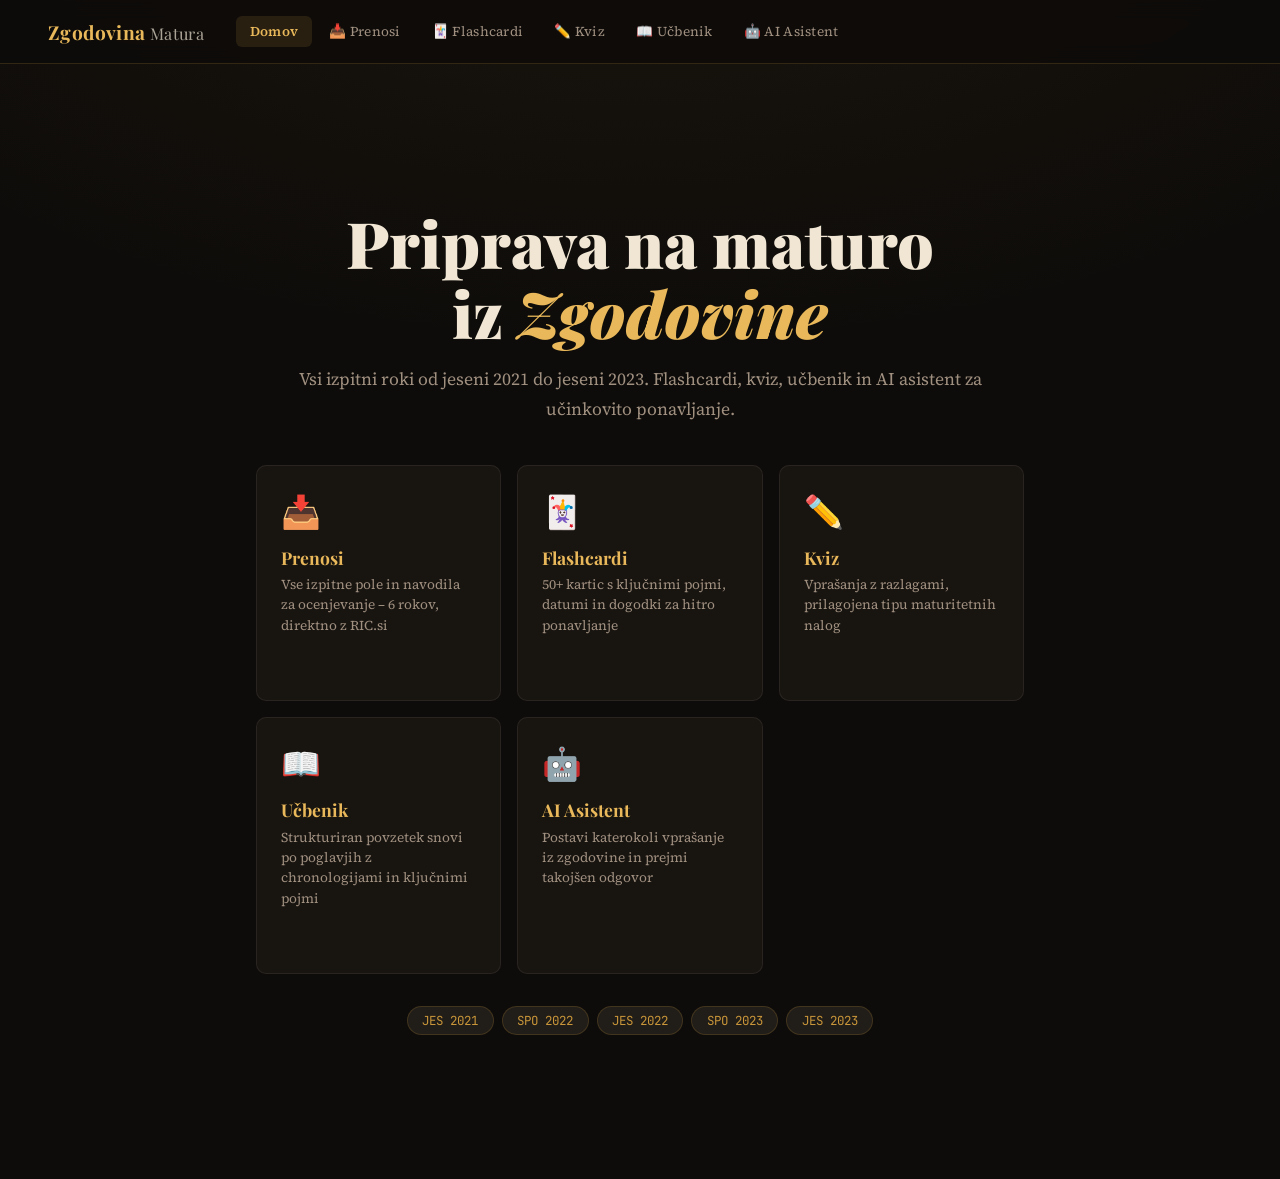
<file: zgodovina-matura.html>
<!DOCTYPE html>
<html lang="sl">
<head>
<meta charset="UTF-8">
<meta name="viewport" content="width=device-width, initial-scale=1.0">
<title>Zgodovina – Priprava na Maturo</title>
<link rel="preconnect" href="https://fonts.googleapis.com">
<link href="https://fonts.googleapis.com/css2?family=Playfair+Display:ital,wght@0,500;0,700;0,900;1,500&family=Source+Serif+4:ital,wght@0,300;0,400;0,600;1,300;1,400&family=JetBrains+Mono:wght@400;500&display=swap" rel="stylesheet">
<style>
  :root {
    --bg: #0e0c0a;
    --surface: #181410;
    --surface2: #211d18;
    --surface3: #2d2720;
    --gold: #c9963a;
    --gold2: #e8b85a;
    --gold-dim: rgba(201,150,58,0.15);
    --cream: #f0e6d3;
    --cream-dim: rgba(240,230,211,0.7);
    --cream-faint: rgba(240,230,211,0.15);
    --red: #c0392b;
    --green: #2d7a4a;
    --blue: #2475b0;
    --text: #e8ddd0;
    --text-dim: #a09080;
    --border: rgba(201,150,58,0.2);
    --border2: rgba(240,230,211,0.08);
    --r: 6px;
  }
  *, *::before, *::after { box-sizing: border-box; margin: 0; padding: 0; }
  html { scroll-behavior: smooth; }
  body {
    font-family: 'Source Serif 4', serif;
    background: var(--bg);
    color: var(--text);
    min-height: 100vh;
    background-image: radial-gradient(ellipse 80% 50% at 50% -20%, rgba(201,150,58,0.08), transparent);
  }

  /* ── HEADER ── */
  header {
    position: sticky; top: 0; z-index: 100;
    background: rgba(14,12,10,0.95);
    backdrop-filter: blur(10px);
    border-bottom: 1px solid var(--border);
    padding: 0 clamp(1rem, 4vw, 3rem);
    display: flex; align-items: center; gap: 2rem;
    height: 64px;
  }
  .logo {
    font-family: 'Playfair Display', serif;
    font-size: 1.2rem; font-weight: 700;
    color: var(--gold2);
    letter-spacing: 0.02em; white-space: nowrap;
  }
  .logo span { color: var(--cream-dim); font-weight: 400; font-size: 0.85em; }
  nav { display: flex; gap: 0.25rem; flex-wrap: wrap; }
  nav button {
    background: none; border: none;
    font-family: 'Source Serif 4', serif;
    font-size: 0.85rem; font-weight: 400;
    color: var(--text-dim);
    cursor: pointer; padding: 0.4rem 0.85rem;
    border-radius: var(--r);
    transition: all 0.2s;
    letter-spacing: 0.02em;
  }
  nav button:hover { color: var(--gold2); background: var(--gold-dim); }
  nav button.active { color: var(--gold2); background: var(--gold-dim); font-weight: 600; }

  /* ── SECTIONS ── */
  .section { display: none; animation: fadeUp 0.4s ease; }
  .section.active { display: block; }
  @keyframes fadeUp { from { opacity:0; transform: translateY(10px); } to { opacity:1; transform: translateY(0); } }
  .container { max-width: 1200px; margin: 0 auto; padding: clamp(1.5rem, 4vw, 3rem) clamp(1rem, 4vw, 3rem); }

  /* ── HOME ── */
  .hero {
    text-align: center; padding: clamp(3rem, 8vw, 6rem) 1rem;
    max-width: 800px; margin: 0 auto;
  }
  .hero h1 {
    font-family: 'Playfair Display', serif;
    font-size: clamp(2.2rem, 5vw, 4rem); font-weight: 900;
    color: var(--cream);
    line-height: 1.1; margin-bottom: 1rem;
  }
  .hero h1 em { color: var(--gold2); font-style: italic; }
  .hero p { color: var(--text-dim); font-size: 1.1rem; margin-bottom: 2.5rem; line-height: 1.7; }
  .cards-grid {
    display: grid;
    grid-template-columns: repeat(auto-fit, minmax(220px, 1fr));
    gap: 1rem; margin-top: 1rem;
  }
  .nav-card {
    background: var(--surface);
    border: 1px solid var(--border2);
    border-radius: 10px;
    padding: 1.5rem;
    cursor: pointer;
    transition: all 0.25s;
    text-align: left;
  }
  .nav-card:hover { border-color: var(--border); transform: translateY(-2px); background: var(--surface2); }
  .nav-card .icon { font-size: 2rem; margin-bottom: 0.75rem; }
  .nav-card h3 { font-family: 'Playfair Display', serif; font-size: 1.1rem; color: var(--gold2); margin-bottom: 0.4rem; }
  .nav-card p { font-size: 0.85rem; color: var(--text-dim); line-height: 1.5; }
  .periods-row {
    display: flex; flex-wrap: wrap; justify-content: center; gap: 0.5rem;
    margin-top: 2rem;
  }
  .period-badge {
    background: var(--surface2); border: 1px solid var(--border);
    border-radius: 20px; padding: 0.3rem 0.9rem;
    font-size: 0.78rem; color: var(--gold);
    font-family: 'JetBrains Mono', monospace;
  }

  /* ── SECTION HEADER ── */
  .section-header { margin-bottom: 2rem; }
  .section-header h2 {
    font-family: 'Playfair Display', serif;
    font-size: clamp(1.5rem, 3vw, 2.2rem); font-weight: 700;
    color: var(--cream);
  }
  .section-header p { color: var(--text-dim); margin-top: 0.4rem; font-size: 0.95rem; }
  .divider { height: 1px; background: linear-gradient(to right, var(--gold), transparent); margin: 0.75rem 0 0; width: 100px; }

  /* ── DOWNLOADS ── */
  .year-block { margin-bottom: 2rem; }
  .year-title {
    font-family: 'Playfair Display', serif; font-size: 1.2rem;
    color: var(--gold2); font-style: italic;
    margin-bottom: 0.75rem;
    display: flex; align-items: center; gap: 0.75rem;
  }
  .year-title::after { content: ''; flex: 1; height: 1px; background: var(--border2); }
  .term-block { margin-bottom: 1rem; }
  .term-label {
    font-size: 0.75rem; color: var(--text-dim);
    text-transform: uppercase; letter-spacing: 0.1em;
    margin-bottom: 0.5rem;
    font-family: 'JetBrains Mono', monospace;
  }
  .dl-row { display: flex; flex-wrap: wrap; gap: 0.5rem; }
  .dl-btn {
    display: inline-flex; align-items: center; gap: 0.4rem;
    background: var(--surface2); border: 1px solid var(--border2);
    border-radius: var(--r); padding: 0.45rem 0.9rem;
    font-size: 0.82rem; color: var(--text);
    text-decoration: none; transition: all 0.2s;
    font-family: 'Source Serif 4', serif;
  }
  .dl-btn:hover { border-color: var(--gold); color: var(--gold2); background: var(--gold-dim); }
  .dl-btn.sol { border-color: rgba(45,122,74,0.3); }
  .dl-btn.sol:hover { border-color: #2d7a4a; color: #4aad72; background: rgba(45,122,74,0.1); }

  /* ── FLASHCARDS ── */
  .fc-controls {
    display: flex; flex-wrap: wrap; gap: 0.75rem;
    align-items: center; margin-bottom: 1.5rem;
  }
  .fc-select {
    background: var(--surface2); border: 1px solid var(--border);
    border-radius: var(--r); padding: 0.5rem 1rem;
    color: var(--text); font-family: 'Source Serif 4', serif; font-size: 0.9rem;
    cursor: pointer;
  }
  .btn {
    display: inline-flex; align-items: center; gap: 0.4rem;
    background: var(--surface2); border: 1px solid var(--border2);
    border-radius: var(--r); padding: 0.5rem 1rem;
    color: var(--text); font-family: 'Source Serif 4', serif; font-size: 0.9rem;
    cursor: pointer; transition: all 0.2s;
  }
  .btn:hover { border-color: var(--gold); color: var(--gold2); }
  .btn.primary { background: var(--gold); border-color: var(--gold); color: #0e0c0a; font-weight: 600; }
  .btn.primary:hover { background: var(--gold2); }
  .fc-counter { margin-left: auto; font-family: 'JetBrains Mono', monospace; font-size: 0.85rem; color: var(--text-dim); }
  .fc-progress { height: 3px; background: var(--surface3); border-radius: 2px; margin-bottom: 1.5rem; overflow: hidden; }
  .fc-progress-bar { height: 100%; background: linear-gradient(to right, var(--gold), var(--gold2)); border-radius: 2px; transition: width 0.3s; }
  .fc-scene {
    perspective: 1200px; width: 100%; max-width: 700px;
    margin: 0 auto; aspect-ratio: 16/9; max-height: 380px;
    cursor: pointer;
  }
  .fc-card-inner {
    position: relative; width: 100%; height: 100%;
    transform-style: preserve-3d;
    transition: transform 0.6s cubic-bezier(.4,0,.2,1);
  }
  .fc-scene.flipped .fc-card-inner { transform: rotateY(180deg); }
  .fc-face {
    position: absolute; inset: 0;
    background: var(--surface);
    border: 1px solid var(--border2);
    border-radius: 12px;
    padding: 2rem 2.5rem;
    backface-visibility: hidden;
    display: flex; flex-direction: column; justify-content: center;
    align-items: center; text-align: center;
    box-shadow: 0 4px 40px rgba(0,0,0,0.5);
  }
  .fc-face.back { transform: rotateY(180deg); background: var(--surface2); border-color: var(--border); }
  .fc-tag {
    font-family: 'JetBrains Mono', monospace; font-size: 0.7rem;
    color: var(--gold); letter-spacing: 0.1em; text-transform: uppercase;
    margin-bottom: 1rem;
  }
  .fc-q { font-family: 'Playfair Display', serif; font-size: clamp(1rem, 2.5vw, 1.5rem); font-weight: 500; color: var(--cream); line-height: 1.4; }
  .fc-a { font-size: clamp(0.9rem, 1.8vw, 1.1rem); color: var(--text); line-height: 1.6; }
  .fc-hint { margin-top: 0.75rem; font-size: 0.8rem; color: var(--text-dim); font-style: italic; }
  .fc-nav { display: flex; justify-content: center; gap: 1rem; margin-top: 1.5rem; }
  .known-bar { display: flex; gap: 0.5rem; flex-wrap: wrap; margin-top: 1.5rem; justify-content: center; }
  .known-badge { padding: 0.2rem 0.6rem; border-radius: 12px; font-size: 0.75rem; font-family: 'JetBrains Mono', monospace; }
  .known-badge.yes { background: rgba(45,122,74,0.2); color: #4aad72; border: 1px solid rgba(45,122,74,0.3); }
  .known-badge.no { background: rgba(192,57,43,0.2); color: #e74c3c; border: 1px solid rgba(192,57,43,0.3); }

  /* ── QUIZ ── */
  .quiz-setup { max-width: 600px; margin: 0 auto; text-align: center; padding: 2rem 1rem; }
  .quiz-setup h3 { font-family: 'Playfair Display', serif; font-size: 1.5rem; color: var(--cream); margin-bottom: 1rem; }
  .quiz-grid { display: grid; grid-template-columns: 1fr 1fr; gap: 0.75rem; margin-bottom: 1.5rem; }
  .quiz-opt {
    background: var(--surface); border: 2px solid var(--border2);
    border-radius: var(--r); padding: 0.75rem;
    cursor: pointer; transition: all 0.2s;
    font-family: 'Source Serif 4', serif; color: var(--text); font-size: 0.9rem;
  }
  .quiz-opt:hover, .quiz-opt.sel { border-color: var(--gold); background: var(--gold-dim); color: var(--gold2); }
  .quiz-q-wrap { max-width: 760px; margin: 0 auto; }
  .quiz-header { display: flex; align-items: center; gap: 1rem; margin-bottom: 1.5rem; }
  .quiz-score { font-family: 'JetBrains Mono', monospace; font-size: 0.85rem; color: var(--text-dim); margin-left: auto; }
  .q-box {
    background: var(--surface); border: 1px solid var(--border2);
    border-radius: 10px; padding: 1.5rem 2rem; margin-bottom: 1rem;
  }
  .q-category {
    font-family: 'JetBrains Mono', monospace; font-size: 0.7rem;
    color: var(--gold); text-transform: uppercase; letter-spacing: 0.1em;
    margin-bottom: 0.75rem;
  }
  .q-text { font-family: 'Playfair Display', serif; font-size: clamp(1rem, 2vw, 1.25rem); color: var(--cream); line-height: 1.5; }
  .q-source { font-size: 0.8rem; color: var(--text-dim); font-style: italic; margin-top: 0.5rem; }
  .answers { display: grid; grid-template-columns: 1fr 1fr; gap: 0.6rem; margin-bottom: 1rem; }
  @media(max-width: 500px) { .answers { grid-template-columns: 1fr; } }
  .ans-btn {
    background: var(--surface2); border: 1px solid var(--border2);
    border-radius: var(--r); padding: 0.75rem 1rem;
    text-align: left; cursor: pointer;
    font-family: 'Source Serif 4', serif; font-size: 0.9rem; color: var(--text);
    transition: all 0.2s; line-height: 1.4;
  }
  .ans-btn:hover:not(:disabled) { border-color: var(--gold); background: var(--gold-dim); }
  .ans-btn.correct { border-color: #2d7a4a !important; background: rgba(45,122,74,0.15) !important; color: #4aad72 !important; }
  .ans-btn.wrong { border-color: #c0392b !important; background: rgba(192,57,43,0.15) !important; color: #e74c3c !important; }
  .ans-btn:disabled { cursor: default; }
  .q-explain {
    background: var(--surface2); border: 1px solid rgba(201,150,58,0.2);
    border-radius: var(--r); padding: 1rem 1.25rem;
    font-size: 0.9rem; line-height: 1.6; color: var(--text);
    margin-bottom: 1rem;
    display: none;
  }
  .q-explain.show { display: block; }
  .quiz-result { text-align: center; padding: 3rem 1rem; max-width: 500px; margin: 0 auto; }
  .result-score { font-family: 'Playfair Display', serif; font-size: 4rem; color: var(--gold2); }
  .result-msg { font-size: 1.1rem; color: var(--text-dim); margin: 0.5rem 0 2rem; }

  /* ── TEXTBOOK ── */
  .tb-layout { display: grid; grid-template-columns: 220px 1fr; gap: 2rem; }
  @media(max-width: 700px) { .tb-layout { grid-template-columns: 1fr; } }
  .tb-nav { position: sticky; top: 80px; align-self: start; }
  .tb-nav-item {
    display: block; width: 100%;
    background: none; border: none; border-left: 2px solid var(--border2);
    padding: 0.5rem 0.75rem;
    text-align: left; cursor: pointer;
    font-family: 'Source Serif 4', serif; font-size: 0.85rem;
    color: var(--text-dim); transition: all 0.2s; margin-bottom: 0.1rem;
    line-height: 1.4;
  }
  .tb-nav-item:hover { color: var(--gold2); border-left-color: var(--gold); }
  .tb-nav-item.active { color: var(--gold2); border-left-color: var(--gold); font-weight: 600; }
  .tb-chapter { display: none; }
  .tb-chapter.active { display: block; animation: fadeUp 0.3s ease; }
  .tb-h1 { font-family: 'Playfair Display', serif; font-size: clamp(1.5rem, 3vw, 2rem); color: var(--cream); margin-bottom: 0.5rem; }
  .tb-h2 { font-family: 'Playfair Display', serif; font-size: 1.2rem; color: var(--gold2); margin: 2rem 0 0.75rem; padding-top: 1.5rem; border-top: 1px solid var(--border2); }
  .tb-p { color: var(--text); line-height: 1.8; margin-bottom: 1rem; font-size: 0.95rem; }
  .tb-ul { list-style: none; margin: 0 0 1rem; }
  .tb-ul li { position: relative; padding-left: 1.5rem; margin-bottom: 0.5rem; color: var(--text); font-size: 0.95rem; line-height: 1.6; }
  .tb-ul li::before { content: '◆'; position: absolute; left: 0; color: var(--gold); font-size: 0.5rem; top: 0.4em; }
  .tb-key {
    background: var(--surface2); border: 1px solid var(--border);
    border-radius: var(--r); padding: 1rem 1.25rem; margin-bottom: 1rem;
  }
  .tb-key strong { color: var(--gold2); font-weight: 600; }
  .tb-timeline { margin: 1rem 0 1.5rem; }
  .tl-item { display: flex; gap: 1rem; margin-bottom: 0.75rem; align-items: flex-start; }
  .tl-year {
    flex-shrink: 0; width: 70px;
    font-family: 'JetBrains Mono', monospace; font-size: 0.8rem;
    color: var(--gold); text-align: right; padding-top: 0.15rem;
  }
  .tl-dot { flex-shrink: 0; width: 8px; height: 8px; background: var(--gold); border-radius: 50%; margin-top: 0.45rem; }
  .tl-text { font-size: 0.9rem; color: var(--text); line-height: 1.5; flex: 1; }
  .tag-row { display: flex; flex-wrap: wrap; gap: 0.4rem; margin: 0.5rem 0 1rem; }
  .tag { background: var(--gold-dim); border: 1px solid var(--border); border-radius: 12px; padding: 0.2rem 0.6rem; font-size: 0.75rem; color: var(--gold); }

  /* ── AI CHAT ── */
  .chat-wrap { max-width: 780px; margin: 0 auto; }
  .chat-messages {
    background: var(--surface); border: 1px solid var(--border2);
    border-radius: 10px; padding: 1.25rem;
    min-height: 320px; max-height: 500px; overflow-y: auto;
    margin-bottom: 1rem;
  }
  .msg { margin-bottom: 1rem; }
  .msg-role { font-family: 'JetBrains Mono', monospace; font-size: 0.7rem; text-transform: uppercase; letter-spacing: 0.08em; margin-bottom: 0.3rem; }
  .msg.user .msg-role { color: var(--gold); }
  .msg.ai .msg-role { color: #4aad72; }
  .msg-body { font-size: 0.9rem; line-height: 1.7; color: var(--text); }
  .chat-input-row { display: flex; gap: 0.5rem; }
  #chatInput {
    flex: 1; background: var(--surface2); border: 1px solid var(--border);
    border-radius: var(--r); padding: 0.75rem 1rem;
    color: var(--text); font-family: 'Source Serif 4', serif; font-size: 0.9rem;
    resize: none;
  }
  #chatInput:focus { outline: none; border-color: var(--gold); }
  .quick-qs { display: flex; flex-wrap: wrap; gap: 0.4rem; margin-bottom: 0.75rem; }
  .quick-q {
    background: var(--surface2); border: 1px solid var(--border2);
    border-radius: 16px; padding: 0.3rem 0.8rem;
    font-size: 0.8rem; color: var(--text-dim); cursor: pointer;
    font-family: 'Source Serif 4', serif; transition: all 0.2s;
  }
  .quick-q:hover { border-color: var(--gold); color: var(--gold); }
  .typing { color: var(--text-dim); font-style: italic; font-size: 0.85rem; }

  /* misc */
  .empty-state { text-align: center; padding: 3rem 1rem; color: var(--text-dim); font-style: italic; }
  ::-webkit-scrollbar { width: 6px; }
  ::-webkit-scrollbar-track { background: var(--surface); }
  ::-webkit-scrollbar-thumb { background: var(--surface3); border-radius: 3px; }
</style>
</head>
<body>

<header>
  <div class="logo">Zgodovina <span>Matura</span></div>
  <nav>
    <button onclick="showSection('home')" class="active" id="nav-home">Domov</button>
    <button onclick="showSection('downloads')" id="nav-downloads">📥 Prenosi</button>
    <button onclick="showSection('flashcards')" id="nav-flashcards">🃏 Flashcardi</button>
    <button onclick="showSection('quiz')" id="nav-quiz">✏️ Kviz</button>
    <button onclick="showSection('textbook')" id="nav-textbook">📖 Učbenik</button>
    <button onclick="showSection('ai')" id="nav-ai">🤖 AI Asistent</button>
  </nav>
</header>

<!-- ═══════════════ HOME ═══════════════ -->
<div id="section-home" class="section active">
  <div class="container">
    <div class="hero">
      <h1>Priprava na maturo<br>iz <em>Zgodovine</em></h1>
      <p>Vsi izpitni roki od jeseni 2021 do jeseni 2023. Flashcardi, kviz, učbenik in AI asistent za učinkovito ponavljanje.</p>
      <div class="cards-grid">
        <div class="nav-card" onclick="showSection('downloads')">
          <div class="icon">📥</div>
          <h3>Prenosi</h3>
          <p>Vse izpitne pole in navodila za ocenjevanje – 6 rokov, direktno z RIC.si</p>
        </div>
        <div class="nav-card" onclick="showSection('flashcards')">
          <div class="icon">🃏</div>
          <h3>Flashcardi</h3>
          <p>50+ kartic s ključnimi pojmi, datumi in dogodki za hitro ponavljanje</p>
        </div>
        <div class="nav-card" onclick="showSection('quiz')">
          <div class="icon">✏️</div>
          <h3>Kviz</h3>
          <p>Vprašanja z razlagami, prilagojena tipu maturitetnih nalog</p>
        </div>
        <div class="nav-card" onclick="showSection('textbook')">
          <div class="icon">📖</div>
          <h3>Učbenik</h3>
          <p>Strukturiran povzetek snovi po poglavjih z chronologijami in ključnimi pojmi</p>
        </div>
        <div class="nav-card" onclick="showSection('ai')">
          <div class="icon">🤖</div>
          <h3>AI Asistent</h3>
          <p>Postavi katerokoli vprašanje iz zgodovine in prejmi takojšen odgovor</p>
        </div>
      </div>
      <div class="periods-row">
        <span class="period-badge">JES 2021</span>
        <span class="period-badge">SPO 2022</span>
        <span class="period-badge">JES 2022</span>
        <span class="period-badge">SPO 2023</span>
        <span class="period-badge">JES 2023</span>
      </div>
    </div>
  </div>
</div>

<!-- ═══════════════ DOWNLOADS ═══════════════ -->
<div id="section-downloads" class="section">
  <div class="container">
    <div class="section-header">
      <h2>Izpitne pole &amp; Rešitve</h2>
      <p>Direktne povezave na PDF datoteke z RIC.si</p>
      <div class="divider"></div>
    </div>

    <div class="year-block">
      <div class="year-title">Jesenski izpitni rok 2021</div>
      <div class="term-block">
        <div class="term-label">1. termin</div>
        <div class="dl-row">
          <a class="dl-btn" href="https://www.ric.si/mma/M212-511-1-1.pdf/2022040407574841/?m=1649051868" target="_blank">📄 Izpitna pola 1</a>
          <a class="dl-btn" href="https://www.ric.si/mma/M212-511-1-2.pdf/2022040407574865/?m=1649051868" target="_blank">📄 Izpitna pola 2</a>
          <a class="dl-btn sol" href="https://www.ric.si/mma/M212-511-1-3.pdf/2022040407574811/?m=1649051868" target="_blank">✅ Navodila za ocenjevanje</a>
          <a class="dl-btn" href="https://www.ric.si/mma/M212-511-3-1I.pdf/2022040608210942/?m=1649226069" target="_blank">🇮🇹 IP1 (ital.)</a>
          <a class="dl-btn" href="https://www.ric.si/mma/M212-511-3-2I.pdf/2022040608210886/?m=1649226068" target="_blank">🇮🇹 IP2 (ital.)</a>
          <a class="dl-btn sol" href="https://www.ric.si/mma/M212-511-3-3I.pdf/2022040608210829/?m=1649226068" target="_blank">✅ Navodila (ital.)</a>
        </div>
      </div>
      <div class="term-block">
        <div class="term-label">2. termin</div>
        <div class="dl-row">
          <a class="dl-btn" href="https://www.ric.si/mma/M212-511-2-1.pdf/2022040407574921/?m=1649051869" target="_blank">📄 Izpitna pola 1</a>
          <a class="dl-btn" href="https://www.ric.si/mma/M212-511-2-2.pdf/2022040407574967/?m=1649051870" target="_blank">📄 Izpitna pola 2</a>
          <a class="dl-btn sol" href="https://www.ric.si/mma/M212-511-2-3.pdf/2022040407574914/?m=1649051869" target="_blank">✅ Navodila za ocenjevanje</a>
        </div>
      </div>
    </div>

    <div class="year-block">
      <div class="year-title">Spomladanski izpitni rok 2022</div>
      <div class="term-block">
        <div class="dl-row">
          <a class="dl-btn" href="https://www.ric.si/mma/M221-511-1-1.pdf/2023040410375817/?m=1680597478" target="_blank">📄 Izpitna pola 1</a>
          <a class="dl-btn" href="https://www.ric.si/mma/M221-511-1-2.pdf/2023040410381099/?m=1680597490" target="_blank">📄 Izpitna pola 2</a>
          <a class="dl-btn sol" href="https://www.ric.si/mma/M221-511-1-3.pdf/2023040410382479/?m=1680597504" target="_blank">✅ Navodila za ocenjevanje</a>
          <a class="dl-btn" href="https://www.ric.si/mma/M221-511-3-1I.pdf/2023040410384996/?m=1680597529" target="_blank">🇮🇹 IP1 (ital.)</a>
          <a class="dl-btn" href="https://www.ric.si/mma/M221-511-3-2I.pdf/2023040410390148/?m=1680597541" target="_blank">🇮🇹 IP2 (ital.)</a>
          <a class="dl-btn sol" href="https://www.ric.si/mma/M221-511-3-3I.pdf/2023040410391270/?m=1680597552" target="_blank">✅ Navodila (ital.)</a>
        </div>
      </div>
    </div>

    <div class="year-block">
      <div class="year-title">Jesenski izpitni rok 2022</div>
      <div class="term-block">
        <div class="term-label">2. termin</div>
        <div class="dl-row">
          <a class="dl-btn" href="https://www.ric.si/mma/M222-511-2-1.pdf/2023040312531399/?m=1680519193" target="_blank">📄 Izpitna pola 1</a>
          <a class="dl-btn" href="https://www.ric.si/mma/M222-511-2-2.pdf/2023040312531437/?m=1680519194" target="_blank">📄 Izpitna pola 2</a>
          <a class="dl-btn sol" href="https://www.ric.si/mma/M222-511-2-3.pdf/2023040312532337/?m=1680519203" target="_blank">✅ Navodila za ocenjevanje</a>
        </div>
      </div>
    </div>

    <div class="year-block">
      <div class="year-title">Spomladanski izpitni rok 2023</div>
      <div class="term-block">
        <div class="dl-row">
          <a class="dl-btn" href="https://www.ric.si/mma/M231-511-1-1.pdf/20231009133717/?m=1696851437" target="_blank">📄 Izpitna pola 1</a>
          <a class="dl-btn" href="https://www.ric.si/mma/M231-511-1-2.pdf/20231009133730/?m=1696851450" target="_blank">📄 Izpitna pola 2</a>
          <a class="dl-btn sol" href="https://www.ric.si/mma/M231-511-1-3.pdf/20231009133744/?m=1696851464" target="_blank">✅ Navodila za ocenjevanje</a>
          <a class="dl-btn" href="https://www.ric.si/mma/M231-511-3-1I.pdf/20231009133410/?m=1696851250" target="_blank">🇮🇹 IP1 (ital.)</a>
          <a class="dl-btn" href="https://www.ric.si/mma/M231-511-3-2I.pdf/20231009133419/?m=1696851259" target="_blank">🇮🇹 IP2 (ital.)</a>
          <a class="dl-btn sol" href="https://www.ric.si/mma/M231-511-3-3I.pdf/20231009133427/?m=1696851267" target="_blank">✅ Navodila (ital.)</a>
        </div>
      </div>
    </div>

    <div class="year-block">
      <div class="year-title">Jesenski izpitni rok 2023</div>
      <div class="term-block">
        <div class="term-label">1. termin</div>
        <div class="dl-row">
          <a class="dl-btn" href="https://www.ric.si/mma/M232-511-1-1.pdf/20240329105129/?m=1711705889" target="_blank">📄 Izpitna pola 1</a>
          <a class="dl-btn" href="https://www.ric.si/mma/M232-511-1-2.pdf/20240329105130/?m=1711705889" target="_blank">📄 Izpitna pola 2</a>
          <a class="dl-btn sol" href="https://www.ric.si/mma/M232-511-1-3.pdf/20240415070018/?m=1713157218" target="_blank">✅ Navodila za ocenjevanje</a>
        </div>
      </div>
      <div class="term-block">
        <div class="term-label">2. termin</div>
        <div class="dl-row">
          <a class="dl-btn" href="https://www.ric.si/mma/M232-511-2-1.pdf/20240329105132/?m=1711705889" target="_blank">📄 Izpitna pola 1</a>
          <a class="dl-btn" href="https://www.ric.si/mma/M232-511-2-2.pdf/20240329105133/?m=1711705889" target="_blank">📄 Izpitna pola 2</a>
          <a class="dl-btn sol" href="https://www.ric.si/mma/M232-511-2-3.pdf/20240329105134/?m=1711705889" target="_blank">✅ Navodila za ocenjevanje</a>
          <a class="dl-btn" href="https://www.ric.si/mma/M232-511-4-1I.pdf/20240329105204/?m=1711705924" target="_blank">🇮🇹 IP1 (ital.)</a>
          <a class="dl-btn" href="https://www.ric.si/mma/M232-511-4-2I.pdf/20240329105205/?m=1711705924" target="_blank">🇮🇹 IP2 (ital.)</a>
          <a class="dl-btn sol" href="https://www.ric.si/mma/M232-511-4-3I.pdf/20240329105206/?m=1711705924" target="_blank">✅ Navodila (ital.)</a>
        </div>
      </div>
    </div>
  </div>
</div>

<!-- ═══════════════ FLASHCARDS ═══════════════ -->
<div id="section-flashcards" class="section">
  <div class="container">
    <div class="section-header">
      <h2>Flashcardi</h2>
      <p>Klikni na kartico za obrat · puščice za navigacijo</p>
      <div class="divider"></div>
    </div>
    <div class="fc-controls">
      <select class="fc-select" id="fc-category" onchange="filterCards()">
        <option value="vse">Vse kategorije</option>
        <option value="1.sv">1. svetovna vojna</option>
        <option value="medvojna">Medvojna obdobje</option>
        <option value="2.sv">2. svetovna vojna</option>
        <option value="hladna">Hladna vojna</option>
        <option value="jug">Jugoslavija</option>
        <option value="slo">Slovenija</option>
        <option value="col">Dekolonizacija</option>
        <option value="ekon">Ekonomska zgodovina</option>
      </select>
      <button class="btn" onclick="shuffleCards()">🔀 Premeši</button>
      <button class="btn" onclick="resetKnown()">↺ Ponastavi</button>
      <span class="fc-counter" id="fc-counter">1 / 1</span>
    </div>
    <div class="fc-progress"><div class="fc-progress-bar" id="fc-bar"></div></div>
    <div class="fc-scene" id="fc-scene" onclick="flipCard()">
      <div class="fc-card-inner" id="fc-inner">
        <div class="fc-face front">
          <div class="fc-tag" id="fc-tag"></div>
          <div class="fc-q" id="fc-q"></div>
          <div class="fc-hint">Klikni za odgovor</div>
        </div>
        <div class="fc-face back">
          <div class="fc-tag" id="fc-tag2"></div>
          <div class="fc-a" id="fc-a"></div>
        </div>
      </div>
    </div>
    <div class="fc-nav">
      <button class="btn" onclick="prevCard()">← Nazaj</button>
      <button class="btn" onclick="markKnown(false)" style="border-color:rgba(192,57,43,0.4);color:#e74c3c;">✗ Ne vem</button>
      <button class="btn" onclick="markKnown(true)" style="border-color:rgba(45,122,74,0.4);color:#4aad72;">✓ Vem</button>
      <button class="btn" onclick="nextCard()">Naprej →</button>
    </div>
    <div class="known-bar" id="known-bar"></div>
  </div>
</div>

<!-- ═══════════════ QUIZ ═══════════════ -->
<div id="section-quiz" class="section">
  <div class="container">
    <div class="section-header">
      <h2>Kviz</h2>
      <p>Preizkusi znanje z vprašanji maturo tipa</p>
      <div class="divider"></div>
    </div>
    <div id="quiz-setup-view" class="quiz-setup">
      <h3>Izberi kategorijo in začni</h3>
      <div class="quiz-grid">
        <div class="quiz-opt sel" onclick="selectCategory(this,'vse')">🌍 Vse teme</div>
        <div class="quiz-opt" onclick="selectCategory(this,'1.sv')">⚔️ 1. svetovna vojna</div>
        <div class="quiz-opt" onclick="selectCategory(this,'medvojna')">📰 Medvojna</div>
        <div class="quiz-opt" onclick="selectCategory(this,'2.sv')">💣 2. svetovna vojna</div>
        <div class="quiz-opt" onclick="selectCategory(this,'hladna')">🧊 Hladna vojna</div>
        <div class="quiz-opt" onclick="selectCategory(this,'jug')">🇾🇺 Jugoslavija</div>
        <div class="quiz-opt" onclick="selectCategory(this,'slo')">🇸🇮 Slovenija</div>
        <div class="quiz-opt" onclick="selectCategory(this,'col')">🌍 Dekolonizacija</div>
      </div>
      <button class="btn primary" onclick="startQuiz()">Začni kviz →</button>
    </div>
    <div id="quiz-q-view" style="display:none;">
      <div class="quiz-q-wrap">
        <div class="quiz-header">
          <button class="btn" onclick="endQuiz()">← Nazaj</button>
          <div class="fc-progress" style="flex:1;margin:0;"><div class="fc-progress-bar" id="q-bar"></div></div>
          <div class="quiz-score" id="q-score">0 / 0</div>
        </div>
        <div class="q-box">
          <div class="q-category" id="q-cat"></div>
          <div class="q-text" id="q-text"></div>
          <div class="q-source" id="q-source"></div>
        </div>
        <div class="answers" id="answers"></div>
        <div class="q-explain" id="q-explain"></div>
        <div id="q-next-row" style="display:none;text-align:center;">
          <button class="btn primary" onclick="nextQuestion()">Naslednje vprašanje →</button>
        </div>
      </div>
    </div>
    <div id="quiz-result-view" style="display:none;">
      <div class="quiz-result">
        <div class="result-score" id="result-score"></div>
        <div class="result-msg" id="result-msg"></div>
        <div style="display:flex;gap:0.75rem;justify-content:center;flex-wrap:wrap;">
          <button class="btn primary" onclick="startQuiz()">Ponovi kviz</button>
          <button class="btn" onclick="endQuiz()">Izbiraj temo</button>
        </div>
      </div>
    </div>
  </div>
</div>

<!-- ═══════════════ TEXTBOOK ═══════════════ -->
<div id="section-textbook" class="section">
  <div class="container">
    <div class="section-header">
      <h2>Učbenik</h2>
      <p>Povzetek snovi za maturo iz zgodovine</p>
      <div class="divider"></div>
    </div>
    <div class="tb-layout">
      <div class="tb-nav">
        <button class="tb-nav-item active" onclick="showChapter('ch1',this)">1. svetovna vojna</button>
        <button class="tb-nav-item" onclick="showChapter('ch2',this)">Medvojna (1918–1939)</button>
        <button class="tb-nav-item" onclick="showChapter('ch3',this)">2. svetovna vojna</button>
        <button class="tb-nav-item" onclick="showChapter('ch4',this)">Hladna vojna</button>
        <button class="tb-nav-item" onclick="showChapter('ch5',this)">Dekolonizacija</button>
        <button class="tb-nav-item" onclick="showChapter('ch6',this)">Jugoslavija 1918–1941</button>
        <button class="tb-nav-item" onclick="showChapter('ch7',this)">NOB in Slovenija</button>
        <button class="tb-nav-item" onclick="showChapter('ch8',this)">SFRJ 1945–1991</button>
        <button class="tb-nav-item" onclick="showChapter('ch9',this)">Osamosvojitev</button>
        <button class="tb-nav-item" onclick="showChapter('ch10',this)">Gospodarska zgodovina</button>
      </div>
      <div>

        <div id="ch1" class="tb-chapter active">
          <div class="tb-h1">1. svetovna vojna (1914–1918)</div>
          <div class="tag-row"><span class="tag">vzroki</span><span class="tag">bojišča</span><span class="tag">versailles</span><span class="tag">prelomnica</span></div>
          <div class="tb-h2">Vzroki vojne</div>
          <div class="tb-p">1. svetovna vojna je izbruhla kot posledica zapletenih vzrokov. <strong>Dolgoročni vzroki</strong> so bili: imperializem in tekmovanje med velesilami za kolonije, militarizem (oboroževalna tekma), zapleteni zavezniški sistemi (Trojno zavezništvo: Nemčija, Avstro-Ogrska, Italija; Trojni sporazum: Francija, Rusija, Velika Britanija) ter nacionalizem (zlasti balkanski).</div>
          <div class="tb-key"><strong>Neposredni povod:</strong> Atentat na nadvojvodo Franca Ferdinanda v Sarajevu 28. junija 1914. Izvedla ga je tajna srbska organizacija Črna roka, izvajalec Gavrilo Princip.</div>
          <div class="tb-h2">Potek vojne</div>
          <div class="tb-timeline">
            <div class="tl-item"><div class="tl-year">1914</div><div class="tl-dot"></div><div class="tl-text">Julijska kriza, AO objavi vojno Srbiji; domino-efekt aktivira zaveznice. Schlieffen-ov načrt: napad na Francijo skozi Belgijo. Bitka na Marni – fronta se ustavi.</div></div>
            <div class="tl-item"><div class="tl-year">1915</div><div class="tl-dot"></div><div class="tl-text">Italija prestopi v Antanto (Londonski sporazum). Začetek soške fronte (11 bitk, 1915–1917). Galipoli.</div></div>
            <div class="tl-item"><div class="tl-year">1916</div><div class="tl-dot"></div><div class="tl-text">Verdun in Somma – največji pokoli. Jutlandska bitka. Brusilov-ska ofenziva na vzhodu.</div></div>
            <div class="tl-item"><div class="tl-year">1917</div><div class="tl-dot"></div><div class="tl-text">Vstop ZDA v vojno (april). Ruska revolucija → Rusija izstopi. Preboj pri Kobaridu (24. oktober) – 12. soška bitka.</div></div>
            <div class="tl-item"><div class="tl-year">1918</div><div class="tl-dot"></div><div class="tl-text">Nemčija kapitulira 11. novembra. Konec vojne.</div></div>
          </div>
          <div class="tb-h2">Mirovna ureditev</div>
          <div class="tb-p">Pariška mirovna konferenca 1919–1920. Versajska pogodba (junij 1919): Nemčija je bila spoznana za krivo, izgubila kolonije, Alzacijo-Loreno, plačala reparacije 132 mlrd zlatih mark, vojska omejena. Nastale so nove države: Češkoslovaška, Jugoslavija, Poljska, Madžarska, Avstrija, Finska, Estonija, Latvija, Litva. Wilson-ovih 14 točk: načelo samoodločbe narodov, Liga narodov.</div>
          <div class="tb-key"><strong>Kobariška bitka (1917):</strong> Avstro-nemški preboj je povzročil umik Italije za reko Piavo. Na slovenskem ozemlju je bila ena najpomembnejših bitk. Danes je v Kobaridu muzej 1. svetovne vojne.</div>
          <div class="tb-h2">Slovenci v 1. sv. vojni</div>
          <div class="tb-p">Slovensko ozemlje je bilo neposredno bojišče – soška fronta je tekla skozi Slovenijo. Slovenci so bili vojaki cesarsko-kraljevske armade AO, borili so se na vseh frontah. V vojni je padlo okoli 35.000 Slovencev. Isonzo-front je ustvaril ogromno beguncev s Primorske in Notranjske.</div>
        </div>

        <div id="ch2" class="tb-chapter">
          <div class="tb-h1">Medvojna (1918–1939)</div>
          <div class="tag-row"><span class="tag">weimar</span><span class="tag">fašizem</span><span class="tag">nacizem</span><span class="tag">velika depresija</span><span class="tag">totalitarizem</span></div>
          <div class="tb-h2">Weimarska republika</div>
          <div class="tb-p">Po 1. sv. vojni je bila v Nemčiji ustanovljena Weimarska republika (1919–1933). Soočala se je z vojno bremenom versajskega miru, hiperinflacijo (1923), politično nestabilnostjo in nazadnje z veliko depresijo (1929). Te razmere so prispevale k vzponu Hitlerja in NSDAP.</div>
          <div class="tb-h2">Vzpon fašizma in nacizma</div>
          <div class="tb-key"><strong>Fašizem v Italiji:</strong> Benito Mussolini je z "Marš na Rim" (1922) prevzel oblast. Fašistična diktatura: kult vodja, antikomunizem, nacionalizem, likvidacija opozicije.</div>
          <div class="tb-key"><strong>Nacizem v Nemčiji:</strong> Adolf Hitler je postal kancler januarja 1933. Nürnberški zakoni (1935): antisemitska zakonodaja. Kristalna noč (1938). Nemčija je začela oboroževanje kljub Versaju.</div>
          <div class="tb-h2">Velika depresija (1929)</div>
          <div class="tb-p">Black Thursday, 24. oktober 1929 – zlom NYSE. Brezposelnost v ZDA dosegla 25 %, v Evropi podobno. Rooseveltov New Deal v ZDA. Depresija je pospešila radikalizacijo politik in vzpon totalitarnih gibanj.</div>
          <div class="tb-h2">ZSSR in Stalinizem</div>
          <div class="tb-p">Po Leninovi smrti (1924) je oblast prevzel Stalin. Petletni načrti: industrializacija na silo, kolektivizacija kmetijstva → Holodomor (lakota v Ukrajini, 1932–33). Veliki teror in čistke (1936–38): milijoni umorjenih ali deportiranih v gulag.</div>
          <div class="tb-h2">Pot do 2. svetovne vojne</div>
          <div class="tb-timeline">
            <div class="tl-item"><div class="tl-year">1933</div><div class="tl-dot"></div><div class="tl-text">Hitler kancler. Nemčija zapusti Ligo narodov.</div></div>
            <div class="tl-item"><div class="tl-year">1935</div><div class="tl-dot"></div><div class="tl-text">Remilitarizacija Porenja. Italija napade Etiopijo.</div></div>
            <div class="tl-item"><div class="tl-year">1936–39</div><div class="tl-dot"></div><div class="tl-text">Španska državljanska vojna – urjenje nacistične in fašistične armade (Guernica).</div></div>
            <div class="tl-item"><div class="tl-year">1938</div><div class="tl-dot"></div><div class="tl-text">Anschluss Avstrije. Münchenski sporazum: priključitev Sudetov.</div></div>
            <div class="tl-item"><div class="tl-year">1939</div><div class="tl-dot"></div><div class="tl-text">Pakt Ribbentrop-Molotov (avg). 1. september: Nemčija napade Poljsko → 2. sv. vojna.</div></div>
          </div>
        </div>

        <div id="ch3" class="tb-chapter">
          <div class="tb-h1">2. svetovna vojna (1939–1945)</div>
          <div class="tag-row"><span class="tag">holokavst</span><span class="tag">antihitlerjevska koalicija</span><span class="tag">pacifik</span><span class="tag">konec vojne</span></div>
          <div class="tb-h2">Potek vojne</div>
          <div class="tb-timeline">
            <div class="tl-item"><div class="tl-year">1939</div><div class="tl-dot"></div><div class="tl-text">Napad na Poljsko (sept). Phony war na zahodu.</div></div>
            <div class="tl-item"><div class="tl-year">1940</div><div class="tl-dot"></div><div class="tl-text">Nemški bliskoviti napad na Z. Evropo. Padec Francije (junij). Bitka za Britanijo.</div></div>
            <div class="tl-item"><div class="tl-year">1941</div><div class="tl-dot"></div><div class="tl-text">Operacija Barbarossa: napad na ZSSR (22.6.). Napad na Jugoslavijo (april). Pearl Harbor → vstop ZDA.</div></div>
            <div class="tl-item"><div class="tl-year">1942–43</div><div class="tl-dot"></div><div class="tl-text">Prelomnica: El Alamein, Stalingrad (feb '43), Guadalcanal.</div></div>
            <div class="tl-item"><div class="tl-year">1944</div><div class="tl-dot"></div><div class="tl-text">Normandija D-Day (6. junij). Osvobajanje Zahoda. Osvoboditev Beograda (okt).</div></div>
            <div class="tl-item"><div class="tl-year">1945</div><div class="tl-dot"></div><div class="tl-text">Nemčija kapitulira 8. maja. Hirošima, Nagasaki (avg). Japonska kapitulira 2. sept.</div></div>
          </div>
          <div class="tb-h2">Holokavst</div>
          <div class="tb-p">Načrtno uničevanje Judov in drugih skupin (Romi, invalidi, homoseksualci, Slovani). Konferenca v Wannseeju 1942: "Končna rešitev". Sistem koncentracijskih taborišč: Auschwitz-Birkenau, Treblinka, Sobibor. 6 milijonov Judov je bilo umorjenih (Šoa). Nürnberški procesi 1945–46: obsodba nacističnih vojnih zločincev.</div>
          <div class="tb-h2">Konference zaveznikov</div>
          <div class="tb-ul">
            <li><strong>Teheran 1943:</strong> Churchill, Roosevelt, Stalin. Dogovor o odprtju 2. fronte (Normandija).</li>
            <li><strong>Jalta feb. 1945:</strong> Razdelitev Nemčije na cone, prihodnost Vzhodne Evrope, UNO.</li>
            <li><strong>Potsdam jul. 1945:</strong> Nemška reparacije, de-nacifikacija, meje Poljske.</li>
          </div>
        </div>

        <div id="ch4" class="tb-chapter">
          <div class="tb-h1">Hladna vojna (1947–1991)</div>
          <div class="tag-row"><span class="tag">nato</span><span class="tag">vp</span><span class="tag">korea</span><span class="tag">kuba</span><span class="tag">vietnam</span></div>
          <div class="tb-h2">Začetki hladne vojne</div>
          <div class="tb-p">Po 2. sv. vojni sta se ZDA in ZSSR znašli v bipolerni konfrontaciji – ideološki (kapitalizem vs. komunizem), politični in vojaški. Churchillov "železni zastor" (1946), Trumanova doktrina (1947), Marshallov plan (obnova Z. Evrope, $13 mlrd), Berlinska blokada (1948–49).</div>
          <div class="tb-key"><strong>NATO (1949):</strong> Severnoatlantska obrambna zveza. Odgovor ZSSR: Varšavski pakt (1955). Svet razdeljen na sferi vpliva.</div>
          <div class="tb-h2">Krize in konflikti</div>
          <div class="tb-ul">
            <li><strong>Korejska vojna (1950–53):</strong> S. Koreja napade J. Korejo. Intervencija ZN (ZDA). Kitajska vstopi. Premirje vzdolž 38. vzporednika.</li>
            <li><strong>Berlinska kriza (1961):</strong> Gradnja berlinskega zidu (13. avg). Simbol delitve Evrope.</li>
            <li><strong>Kubanska raketna kriza (1962):</strong> ZSSR namesti rakete na Kubi. Kennedy vs. Hruščov. Nujni pogovori – rakete odstranjene. Najtesnejša bližina jedrski vojni.</li>
            <li><strong>Vietnamska vojna (1955–75):</strong> ZDA podpirajo J. Vietnam, ZSSR in Kitajska S. Vietnam. Ameriška zmaga neuspešna – Saigon pade 1975.</li>
          </div>
          <div class="tb-h2">Razpad hladne vojne</div>
          <div class="tb-p">Gorbačov (od 1985): glasnost in perestrojka. Padec berlinskega zidu 9. novembra 1989. Revolucije v V. Evropi. Razpad ZSSR 25. decembra 1991. Konec bipolarne ureditve sveta.</div>
        </div>

        <div id="ch5" class="tb-chapter">
          <div class="tb-h1">Dekolonizacija</div>
          <div class="tag-row"><span class="tag">Afrika</span><span class="tag">Azija</span><span class="tag">gibanje neuvrščenih</span></div>
          <div class="tb-h2">Vzroki in potek</div>
          <div class="tb-p">Po 2. sv. vojni je osvobodilno gibanje kolonialnih narodov postalo neustavljivo. Vzroki: oslabelost evropskih sil, naraščajoči nacionalizmi v kolonijah, načelo samoodločbe (UNO), vpliv hladne vojne (ZSSR podpira osvobodilna gibanja).</div>
          <div class="tb-timeline">
            <div class="tl-item"><div class="tl-year">1947</div><div class="tl-dot"></div><div class="tl-text">Indija in Pakistan pridobita neodvisnost od Britanije (Jawaharlal Nehru, Muhammad Ali Jinnah).</div></div>
            <div class="tl-item"><div class="tl-year">1954–62</div><div class="tl-dot"></div><div class="tl-text">Alžirska vojna za neodvisnost od Francije.</div></div>
            <div class="tl-item"><div class="tl-year">1960</div><div class="tl-dot"></div><div class="tl-text">"Leto Afrike": 17 afriških držav postane neodvisnih.</div></div>
            <div class="tl-item"><div class="tl-year">1961</div><div class="tl-dot"></div><div class="tl-text">Konferenca v Beogradu: ustanovitev gibanja neuvrščenih (Tito, Nehru, Nasser).</div></div>
          </div>
          <div class="tb-key"><strong>Gibanje neuvrščenih:</strong> Jugoslovansko vodstvo (Tito) je imelo ključno vlogo. Zavračalo je uvrščanje v blokovsko politiko in zavzemalo za mir in razorožitev.</div>
        </div>

        <div id="ch6" class="tb-chapter">
          <div class="tb-h1">Kraljevina Jugoslavija (1918–1941)</div>
          <div class="tag-row"><span class="tag">SHS</span><span class="tag">Alexander I.</span><span class="tag">diktatura</span></div>
          <div class="tb-h2">Nastanek države</div>
          <div class="tb-p">29. oktobra 1918 je bila razglašena Država SHS (Slovencev, Hrvatov in Srbov). 1. decembra 1918 je bila razglašena Kraljevina Srbov, Hrvatov in Slovencev (SHS) z dinastijo Karadjordjevič. Slovenija v okviru te države ni bila enota – razdeljena na banovine.</div>
          <div class="tb-key"><strong>Problem Primorske:</strong> Z Rapalsko pogodbo (1920) je Primorska (Trst, Gorica, Istra) prišla pod Italijo. ~500.000 Slovencev pod fašistično oblastjo.</div>
          <div class="tb-h2">Šestojanuarska diktatura (1929)</div>
          <div class="tb-p">Kralj Aleksander I. je 6. januarja 1929 razpustil parlament in uvedel diktaturo. Prepovedal je politične stranke in nacionalna gibanja. Država je bila preimenovana v Jugoslavijo. Aleksander je bil umorjen 1934 v Marseilleu (ustaška in makedonska zarota).</div>
        </div>

        <div id="ch7" class="tb-chapter">
          <div class="tb-h1">NOB in Slovenija v 2. sv. vojni</div>
          <div class="tag-row"><span class="tag">partizani</span><span class="tag">OF</span><span class="tag">domobranci</span><span class="tag">razkosanje</span></div>
          <div class="tb-h2">Razkosanje Jugoslavije 1941</div>
          <div class="tb-p">6. aprila 1941 je os (Nemčija, Italija, Madžarska, Bolgarija) napadla Jugoslavijo. Slovenija je bila razdeljena na tri dele: nemška zasedba (Štajerska, Gorenjska), italijanska zasedba (Ljubljana, del Dolenjske, Primorska), madžarska zasedba (Prekmurje). Hrvaška je postala NDH (Neodvisna država Hrvaška) pod ustaškim vodjo Ante Pavelićem.</div>
          <div class="tb-h2">Osvobodilna fronta</div>
          <div class="tb-p">Aprila 1941 je bila ustanovljena Osvobodilna fronta slovenskega naroda (OF). Začetnik – Josip Vidmar in Boris Kidrič (komunistična partija je kmalu prevzela vodstvo). OF je organizirala partizansko gibanje – oborožen odpor.</div>
          <div class="tb-key"><strong>Josip Broz Tito</strong> je vodil Narodnoosvobodilno gibanje (NOB) Jugoslavije. 29. november 1943: Avnoj v Jajcu – odloča o federativni ureditvi Jugoslavije.</div>
          <div class="tb-h2">Kolaboracija</div>
          <div class="tb-p">V Ljubljanski pokrajini so bile organizirane Vaške straže (od 1942) in pozneje Slovensko domobranstvo (domobranci). Borili so se skupaj z nemškim/italijanskim okupatorjem proti partizanom. Po vojni je večina domobrancev bežala v Avstrijo – britansko vojsko so izročili Titovim partizanom → poboji v Kočevskem rogu in drugod (1945).</div>
        </div>

        <div id="ch8" class="tb-chapter">
          <div class="tb-h1">Socialistična Federativna Republika Jugoslavija</div>
          <div class="tag-row"><span class="tag">tito</span><span class="tag">informbiro</span><span class="tag">samoupravljanje</span><span class="tag">krize</span></div>
          <div class="tb-h2">Ustanavljanje socialistične Jugoslavije</div>
          <div class="tb-p">Po vojni (1945) je bila vzpostavljena Federativna narodna republika Jugoslavija. Tito je postal predsednik vlade, Kardelj minister za zunanje zadeve. Ustvarili so zvezno socialistično državo, sestavljeno iz 6 republik (Slovenija, Hrvaška, BiH, Srbija, Makedonija, Črna gora) in 2 pokrajini (Kosovo, Vojvodina).</div>
          <div class="tb-key"><strong>Informbirovski spor (1948):</strong> Stalin je Tita izključil iz Kominforma. Tito je zavrnil podreditev ZSSR – edinstvena neodvisna pot komunizma (titoizem).</div>
          <div class="tb-h2">Samoupravljanje</div>
          <div class="tb-p">Od 1950 uveljavljeno delavsko samoupravljanje – delavci upravljajo podjetja. Odprtost gospodarstva navzven, trgi so bili bolj prosti kot v ostalih socialističnih državah. Višji standard kot v V. bloku, možnost potovanj na Zahod.</div>
          <div class="tb-h2">Krize 60ih/70ih in razpad</div>
          <div class="tb-p">1971: Hrvaška pomlad (maspok) – Tito jo zaduši. 1974: nova ustava (dala pokrajinama veto v parlamentu). Tito umre 4. maja 1980. Rotirajoče predsedstvo ne uspe. 1988–89: Srbija ukine avtonomijo Kosova, Milošević. 1991: Slovenija in Hrvaška razglasita neodvisnost.</div>
        </div>

        <div id="ch9" class="tb-chapter">
          <div class="tb-h1">Osamosvojitev Slovenije</div>
          <div class="tag-row"><span class="tag">DEMOS</span><span class="tag">plebiscit</span><span class="tag">10-dnevna vojna</span><span class="tag">EU/NATO</span></div>
          <div class="tb-h2">Pot do osamosvojitve</div>
          <div class="tb-timeline">
            <div class="tl-item"><div class="tl-year">1987</div><div class="tl-dot"></div><div class="tl-text">57. številka Nove revije: Prispevki za slovenski nacionalni program. Zahteva po demokratizaciji in samostojnosti.</div></div>
            <div class="tl-item"><div class="tl-year">1988</div><div class="tl-dot"></div><div class="tl-text">Proces JBTZ (Janša, Borštner, Tasič, Zavrl): obsodba v slovenščini zahtevana. Množični protesti. Odbor za varstvo človekovih pravic.</div></div>
            <div class="tl-item"><div class="tl-year">1989</div><div class="tl-dot"></div><div class="tl-text">Majniška deklaracija: zahteva po samostojni državi. Pomlad v Evropi. Demokratizacija v SLO.</div></div>
            <div class="tl-item"><div class="tl-year">1990</div><div class="tl-dot"></div><div class="tl-text">Prve večstrankarske volitve (apr). DEMOS zmaga, Lojze Peterle premier. Milan Kučan predsednik. 23. dec: Plebiscit o osamosvojitvi: 88,5 % ZA.</div></div>
            <div class="tl-item"><div class="tl-year">25.6.1991</div><div class="tl-dot"></div><div class="tl-text">Razglasitev neodvisnosti. JLA napade. 10-dnevna vojna (Brionska deklaracija 7. julij).</div></div>
            <div class="tl-item"><div class="tl-year">1992</div><div class="tl-dot"></div><div class="tl-text">Mednarodna priznanja. Slovenija v ZN.</div></div>
            <div class="tl-item"><div class="tl-year">2004</div><div class="tl-dot"></div><div class="tl-text">Vstop v EU in NATO.</div></div>
          </div>
          <div class="tb-key"><strong>DEMOS</strong> (Demokratična opozicija Slovenije): koalicija demokratičnih strank, ki je zmagala na prvih svobodnih volitvah 1990. Vodil jo je Lojze Peterle.</div>
        </div>

        <div id="ch10" class="tb-chapter">
          <div class="tb-h1">Gospodarska in socialna zgodovina 20. st.</div>
          <div class="tag-row"><span class="tag">industrializacija</span><span class="tag">welfare state</span><span class="tag">globalizacija</span></div>
          <div class="tb-h2">Gospodarski razvoj</div>
          <div class="tb-p">Fordizem in taylorizam: množična proizvodnja, tekočem trak (Henry Ford), racionalizacija dela (Frederick Taylor). Porast industrije v medvojnem obdobju. Welfare state po 2. sv. vojni: socialna država (zdravstvo, pokojnine, brezposelnost) – temelj zahodnoevropske demokracije.</div>
          <div class="tb-h2">Ekonomske krize</div>
          <div class="tb-ul">
            <li><strong>Velika depresija 1929:</strong> Zlom borznega trga → deflacija, brezposelnost, bank-runs. FDR's New Deal v ZDA.</li>
            <li><strong>Naftna kriza 1973:</strong> OPEC embargo → cene nafte 4x. Stagflacija. Iskanje alternativnih virov.</li>
            <li><strong>Finančna kriza 2008:</strong> Hipotekarni mehurček, Lehman Brothers. Globalna recesija. EU dolžniška kriza.</li>
          </div>
          <div class="tb-h2">Globalizacija</div>
          <div class="tb-p">Od 80ih let: liberalizacija svetovne trgovine (GATT → WTO), transnacionalne korporacije, informacijska revolucija (internet). Prednosti: gospodarska rast, prenos znanja. Slabosti: neenakost, izkoriščanje cenejše delovne sile, okoljski problemi.</div>
        </div>
      </div>
    </div>
  </div>
</div>

<!-- ═══════════════ AI ═══════════════ -->
<div id="section-ai" class="section">
  <div class="container">
    <div class="section-header">
      <h2>AI Asistent za Zgodovino</h2>
      <p>Postavi katerokoli vprašanje iz maturitetne snovi</p>
      <div class="divider"></div>
    </div>
    <div class="chat-wrap">
      <div class="quick-qs">
        <span class="quick-q" onclick="sendQuick('Razloži vzroke za 1. svetovno vojno.')">Vzroki 1. SV</span>
        <span class="quick-q" onclick="sendQuick('Kaj je bil holokavst?')">Holokavst</span>
        <span class="quick-q" onclick="sendQuick('Razloži kubano raketno krizo.')">Kubanska kriza</span>
        <span class="quick-q" onclick="sendQuick('Kdaj in kako se je Slovenija osamosvojila?')">Osamosvojitev</span>
        <span class="quick-q" onclick="sendQuick('Kaj je bilo gibanje neuvrščenih?')">Neuvrščeni</span>
        <span class="quick-q" onclick="sendQuick('Kaj je bila informbirovski spor?')">Informbiro</span>
        <span class="quick-q" onclick="sendQuick('Razloži Stalinizem in totalitarizem.')">Stalinizem</span>
        <span class="quick-q" onclick="sendQuick('Zakaj je Nemčija izgubila 2. svetovno vojno?')">Nemčija 2. SV</span>
      </div>
      <div class="chat-messages" id="chat-messages">
        <div class="msg ai">
          <div class="msg-role">AI Asistent</div>
          <div class="msg-body">Zdravo! Sem tvoj asistent za maturo iz zgodovine. Postavi mi katerokoli vprašanje o snovi – razlagam, povzemam, narekujem ključne pojme. Pritisnite na hitro vprašanje zgoraj ali vtipkajte svoje.</div>
        </div>
      </div>
      <div class="chat-input-row">
        <textarea id="chatInput" rows="2" placeholder="Vpiši vprašanje... (Enter za pošlji, Shift+Enter za novo vrstico)"></textarea>
        <button class="btn primary" onclick="sendChat()" id="sendBtn">Pošlji</button>
      </div>
    </div>
  </div>
</div>

<script>
// ═════════ NAVIGATION ═════════
function showSection(id) {
  document.querySelectorAll('.section').forEach(s => s.classList.remove('active'));
  document.querySelectorAll('nav button').forEach(b => b.classList.remove('active'));
  document.getElementById('section-' + id).classList.add('active');
  document.getElementById('nav-' + id).classList.add('active');
  if (id === 'flashcards') renderCard();
  if (id === 'quiz') ; // quiz handles its own state
}

// ═════════ FLASHCARDS ═════════
const allCards = [
  {cat:'1.sv', q:'Kdaj in kje je bil atentat, ki je sprožil 1. svetovno vojno?', a:'28. junija 1914 v Sarajevu. Gavrilo Princip je ustrelil nadvojvodo Franca Ferdinanda Habsburškega in njegovo ženo.'},
  {cat:'1.sv', q:'Kateri sta bili dve zavezniški skupini v 1. sv. vojni?', a:'Trojno zavezništvo (Nemčija, Avstro-Ogrska, Italija) in Trojni sporazum / Antanta (Francija, Rusija, Velika Britanija + pozneje ZDA, Italija).'},
  {cat:'1.sv', q:'Kaj je bila Schlieffen-ov načrt?', a:'Nemški vojni načrt za hitr zmago: najprej hitro premagati Francijo (skozi Belgijo), nato premekniti sile na vzhod proti Rusiji. Ni se posrečil – fronta se je ustavila.'},
  {cat:'1.sv', q:'Kaj se je zgodilo pri Kobaridu leta 1917?', a:'12. soška bitka (24. oktobra 1917). Avstro-nemški preboj italijanske fronte. Italija se je morala umakniti za reko Piavo. Ena največjih taktičnih zmag v vojni.'},
  {cat:'1.sv', q:'Kateri so bili glavni elementi Versajske pogodbe?', a:'Nemčija spoznana za krivo; reparacije 132 mlrd zlatih mark; izguba kolonij in ozemelj (Alzacija-Lorena Franciji); vojska omejena; Liga narodov.'},
  {cat:'1.sv', q:'Katera načela je uveljavljal Woodrow Wilson?', a:'14 točk: samoodločba narodov, svoboda morij, razorožitev, Liga narodov kot stalni mednarodni forum za reševanje sporov.'},
  {cat:'medvojna', q:'Kdaj in zakaj je Hitler prišel na oblast?', a:'30. januarja 1933 postal kancler. Razlogi: Weimarska republika oslabljena z Versajem, hiperinflacijo in depresijo; NSDAP obljubila obnovo; propaganda in terorizem SA.'},
  {cat:'medvojna', q:'Kaj so bili Nürnberški zakoni (1935)?', a:'Rasistična antisemitska zakonodaja: Zakon o Reichdržavljanstvu (Judje niso več državljani) in Zakon za zaščito nemške krvi. Pravna osnova za preganjanje Judov.'},
  {cat:'medvojna', q:'Kaj je bila Kristalna noč (1938)?', a:'9.–10. novembra 1938: koordiniran pogrom proti Judom v Nemčiji in Avstriji. Uničene sinagoge, judovske trgovine, aretacije ~30.000 Judov.'},
  {cat:'medvojna', q:'Kaj je bil Münchenski sporazum (1938)?', a:'Britanski PM Chamberlain in Daladier sta pristala na priključitev Sudetov Nemčiji – politika pomiritve (appeasement). Češkoslovaška ni bila povabljena na pogajanja.'},
  {cat:'medvojna', q:'Kaj je bil Ribbentrop-Molotov pakt?', a:'23. avgusta 1939 – Nemčija in ZSSR sta podpisali pakt o nenapadanju z tajnim protokolom o razdelitvi VZhodne Evrope (Baltik, V. Poljska, Besarabija za ZSSR).'},
  {cat:'medvojna', q:'Kaj je bila Velika depresija in kdaj se je začela?', a:'Svetovna gospodarska kriza, sprožena z zlomom NYSE 24. oktobra 1929 (Black Thursday). Brezposelnost v ZDA do 25 %, deflacija, propad bank, gospodarska stagnacija.'},
  {cat:'2.sv', q:'Kdaj je Nemčija napadla ZSSR in kako se je imenovala ta operacija?', a:'22. junija 1941. Operacija Barbarossa. Največja kopenska vojska v zgodovini – 3 milijone vojakov. Sprva bliskoviti uspehi, nato pa zaustavitev pri Moskvi in Stalingradu.'},
  {cat:'2.sv', q:'Kaj je pomenila bitka pri Stalingradu?', a:'Bitka feb. 1943 – nemška 6. armada pod Paulusom kapitulira. Prelomnica na Vzhodnem bojišču. ZSSR prešla v ofenzivo. Simbolično in strateško ključna.'},
  {cat:'2.sv', q:'Kaj je bil D-Day?', a:'6. junija 1944: Operacija Overlord – izkrcanje zavezniških sil v Normandiji (Francija). Največja amfibijska operacija v zgodovini. Odprtje zahodne fronte.'},
  {cat:'2.sv', q:'Kaj je holokavst?', a:'Sistematično, z državnim aparatom izvedeno uničevanje Judov in drugih skupin s strani nacistov. 6 milijonov Judov umorjenih. Konferenca v Wannseeju (1942) je organizirala "Končno rešitev".'},
  {cat:'2.sv', q:'Kdaj je Japonska napadla Pearl Harbor?', a:'7. decembra 1941. Napad japonskih letal na ameriško pomorsko bazo. ZDA so vstopile v vojno.'},
  {cat:'2.sv', q:'Kdaj in kje so bile jedrske bombe odvržene na Japonsko?', a:'6. avgusta 1945 na Hirošimo (bomba Little Boy), 9. avgusta na Nagasaki (Fat Man). Japonska je kapitulirala 2. septembra 1945.'},
  {cat:'hladna', q:'Kaj je bila Trumanova doktrina?', a:'1947: ZDA bodo podpirale vsako svobodno nacijo, ki je pod grožnjo komunizma. Konkretno: finančna podpora Grčiji in Turčiji. Osnova politike zadrževanja komunizma (containment).'},
  {cat:'hladna', q:'Kaj je bil Marshallov plan?', a:'1947–1951: ZDA namenile ~13 mlrd $ za obnovo Zahode Evrope po vojni. Namen: preprečiti vzpon komunizma v revnih državah.'},
  {cat:'hladna', q:'Kdaj je bil zgrajen berlinski zid in kdaj je padel?', a:'Zgrajen 13. avgusta 1961 (NDR je preprečila beg na Zahod). Padel 9. novembra 1989 – simbol konca hladne vojne.'},
  {cat:'hladna', q:'Kaj je bila Kubanska raketna kriza?', a:'Oktober 1962: ZSSR je namestila jedrske rakete na Kubi. Kennedy razglasi morsko blokado. 13 dni na robu jedrske vojne. ZSSR umakne rakete, ZDA obljubijo nenapad na Kubo.'},
  {cat:'hladna', q:'Kdaj se je razpadla ZSSR?', a:'25. decembra 1991 Gorbačov uradno razpusti ZSSR. 15 neodvisnih republik. Konec hladne vojne.'},
  {cat:'hladna', q:'Kaj sta glasnost in perestrojka?', a:'Gorbačovovi reformi od 1985. Glasnost = odprtost, svobodnejša javna razprava. Perestrojka = prestrukturiranje (ekonomske reforme). Pospešili razpad ZSSR.'},
  {cat:'jug', q:'Kdaj in kako je nastala Jugoslavija?', a:'1. decembra 1918: Kraljevina SHS (Srbov, Hrvatov, Slovencev) z династijo Karađorđevič. 1929: preimenovana v Jugoslavijo.'},
  {cat:'jug', q:'Kaj je bila šestojanuarska diktatura?', a:'6. januarja 1929 je kralj Aleksander I. razpustil parlament in uvedel osebno diktaturo. Prepovedal stranke, spremenil ime v Jugoslavija, razdelil na banovine.'},
  {cat:'jug', q:'Kaj je bil Tito?', a:'Josip Broz Tito (1892–1980): komunistični revolucionar, vodja NOB, predsednik Jugoslavije (1953–1980). Vodil neodvisno komunistično pot, zavračal Stalinovo nadrejenost.'},
  {cat:'jug', q:'Kaj je bil informbirovski spor?', a:'1948: Stalin izključi Jugoslavijo iz Kominforma (Informbiroja). Tito zavrne podreditev – Jugoslavija ostane komunistična, a neodvisna od ZSSR. Edini tak primer v V. bloku.'},
  {cat:'jug', q:'Kaj je delavsko samoupravljanje?', a:'Sistem uveden 1950 v Jugoslaviji: delavci neposredno upravljajo podjetja prek svetov delavcev. Jugoslovansko posebnost – ni centralnega planiranja kot v ZSSR.'},
  {cat:'jug', q:'Kdaj je Tito umrl in kakšne so bile posledice?', a:'4. maja 1980. Po njegovi smrti rotirajoče predsedstvo ni moglo zamenjati njegove avtoritete. Povečale so se nacionalne napetosti (Srbija-Kosovo-Hrvaška), ki so vodile k razpadu.'},
  {cat:'slo', q:'Kaj je bila Osvobodilna fronta (OF)?', a:'Aprila 1941 ustanovljena odporniška organizacija. Vodila partizansko gibanje v Slovenijo. Komunistična partija je prevzela vodstvo. Usklajevala se je s Titovim NOB.'},
  {cat:'slo', q:'Kdo so bili domobranci?', a:'Slovensko domobranstvo (1943–45) – borili so se skupaj z nemškim okupatorjem proti partizanom. Po vojni bežali v Avstrijo, a so bili vrnjeni Titovim oblastem → poboji v Kočevskem rogu.'},
  {cat:'slo', q:'Kdaj je bil plebiscit o osamosvojitvi?', a:'23. decembra 1990. Udeležba 93,3 %. Za neodvisnost glasovalo 88,5 % vseh volilnih upravičencev.'},
  {cat:'slo', q:'Kdaj je Slovenija razglasila neodvisnost?', a:'25. junija 1991. Sledila je 10-dnevna vojna z JLA. Brionska deklaracija 7. julija 1991 – JLA se umakne.'},
  {cat:'slo', q:'Kaj je bil proces JBTZ?', a:'1988: jugoslovansko sodišče sodi Janezu Janši, Davidu Tasičem, Ivanu Borštnerju, Francu Zavrlu v slovenščini. Izzvalo množične proteste. Obenem simbol slovenskega upora.'},
  {cat:'slo', q:'Kdaj je Slovenija vstopila v EU in NATO?', a:'1. maja 2004 v EU in NATO. Slovenija je bila med prvimi novimi članicami skupaj s še 9 državami.'},
  {cat:'col', q:'Kaj je bilo gibanje neuvrščenih?', a:'Politično gibanje, ustanovljeno 1961 v Beogradu. Ne pristati ne na zahodni (ZDA) ne na vzhodni blok (ZSSR). Ključni akterji: Tito (Jugoslavija), Nehru (Indija), Nasser (Egipt).'},
  {cat:'col', q:'Kdaj in kje je Indija pridobila neodvisnost?', a:'15. avgusta 1947. Od Britanije. Hkrati je nastala Pakistan. Voditelja: Jawaharlal Nehru (Indija) in Muhammad Ali Jinnah (Pakistan). Gandhijevo nenasilno gibanje.'},
  {cat:'col', q:'Kaj je bila alžirska vojna?', a:'1954–1962: Alžirija se borila za neodvisnost od Francije. FLN vodila gverilo. Mučenja in krutost na obeh straneh. Konec: Eviansko sporazum 1962 – neodvisnost.'},
  {cat:'ekon', q:'Kaj je fordizem?', a:'Sistem množične industrijske proizvodnje, ki ga je vpeljal Henry Ford. Tekoči trak, standardizacija, visoke plače delavcev → si kupijo, kar proizvajajo. Osnova 20. st. industrije.'},
  {cat:'ekon', q:'Kaj je welfare state (socialna država)?', a:'Sistem, v katerem država zagotavlja temeljne socialne storitve: zdravstvo, pokojnine, nadomestila za brezposelnost, izobrazba. Razvit po 2. sv. vojni v Z. Evropi.'},
  {cat:'ekon', q:'Kaj je bila naftna kriza 1973?', a:'OPEC je embargoval izvoz nafte v zahod (podpora arabskim državam v vojni Yom Kipur). Cene nafte so 4-krat porasle. Stagflacija. Iskanje alternativnih virov energije.'},
];

let filteredCards = [...allCards];
let currentCard = 0;
let known = {};

function filterCards() {
  const cat = document.getElementById('fc-category').value;
  filteredCards = cat === 'vse' ? [...allCards] : allCards.filter(c => c.cat === cat);
  currentCard = 0;
  renderCard();
}
function renderCard() {
  if (!filteredCards.length) return;
  const c = filteredCards[currentCard];
  document.getElementById('fc-q').textContent = c.q;
  document.getElementById('fc-a').textContent = c.a;
  const labels = {'1.sv':'1. Svetovna vojna','medvojna':'Medvojna obdobje','2.sv':'2. Svetovna vojna','hladna':'Hladna vojna','jug':'Jugoslavija','slo':'Slovenija','col':'Dekolonizacija','ekon':'Ekonomska zgodovina'};
  const tag = labels[c.cat] || c.cat;
  document.getElementById('fc-tag').textContent = tag;
  document.getElementById('fc-tag2').textContent = tag;
  document.getElementById('fc-counter').textContent = (currentCard+1) + ' / ' + filteredCards.length;
  document.getElementById('fc-bar').style.width = ((currentCard+1)/filteredCards.length*100) + '%';
  document.getElementById('fc-scene').classList.remove('flipped');
  renderKnownBar();
}
function flipCard() { document.getElementById('fc-scene').classList.toggle('flipped'); }
function nextCard() { if (currentCard < filteredCards.length-1) { currentCard++; renderCard(); } }
function prevCard() { if (currentCard > 0) { currentCard--; renderCard(); } }
function shuffleCards() {
  for (let i = filteredCards.length-1; i>0; i--) {
    const j = Math.floor(Math.random()*(i+1));
    [filteredCards[i], filteredCards[j]] = [filteredCards[j], filteredCards[i]];
  }
  currentCard = 0; renderCard();
}
function markKnown(yes) { known[currentCard] = yes; renderKnownBar(); nextCard(); }
function resetKnown() { known = {}; renderKnownBar(); }
function renderKnownBar() {
  const bar = document.getElementById('known-bar');
  const yesCount = Object.values(known).filter(v=>v).length;
  const noCount = Object.values(known).filter(v=>!v).length;
  bar.innerHTML = '';
  if (yesCount) bar.innerHTML += `<span class="known-badge yes">✓ Vem: ${yesCount}</span>`;
  if (noCount) bar.innerHTML += `<span class="known-badge no">✗ Ne vem: ${noCount}</span>`;
}

// ═════════ QUIZ ═════════
const quizData = [
  {cat:'1.sv', q:'Kdaj je bil atentat v Sarajevu?', opts:['28. junija 1914','4. avgusta 1914','1. julija 1916','11. novembra 1918'], ans:0, explain:'Gavrilo Princip je 28. junija 1914 ustrelil Franca Ferdinanda in njegovo ženo Sofijo. Ta atentat je sprožil julijske krize in posledično 1. svetovno vojno.'},
  {cat:'1.sv', q:'Kaj je bila Schlieffen-ov načrt?', opts:['Napad na Rusijo z vzhoda','Napad na Francijo skozi Belgijo','Blokada Britanije','Zavzetje Balkana'], ans:1, explain:'Schlieffen-ov načrt je predvideval hitro premaganje Francije z obhodom skozi nevtralno Belgijo, preden bi Rusija mobilizirala. Ker je Britanija branila Belgijo, je Britanija vstopila v vojno.'},
  {cat:'1.sv', q:'Katera pogodba je končala 1. svetovno vojno z Nemčijo?', opts:['Saint-Germain','Trianon','Versailles','Neuilly'], ans:2, explain:'Versajska pogodba junija 1919 je Nemčiji naložila krivdo za vojni, reparacije, izgube ozemelj in omejitve oborožitve.'},
  {cat:'medvojna', q:'V katerem letu je Hitler postal nemški kancler?', opts:['1929','1931','1933','1935'], ans:2, explain:'Hitler je postal kancler 30. januarja 1933. Predsednik Hindenburg ga je imenoval v upanju, da bo Hitlerje mogoče kontrolirati – a Hitler je hitro utrdil oblast.'},
  {cat:'medvojna', q:'Kaj je Münchenski sporazum (1938) določal?', opts:['Nemčija si priključi Avstrijo','Nemčija dobi Sudete','Italija dobi Tirolsko','Razkosanje Češkoslovaške'], ans:1, explain:'Münchenski sporazum (sept. 1938): Britanija in Francija sta za ceno miru pristali, da Nemčija priključi Sudete. "Appeasement" politika.'},
  {cat:'medvojna', q:'Kdaj se je začela velika depresija?', opts:['1927','1929','1931','1933'], ans:1, explain:'Black Thursday, 24. oktober 1929 – zlom NYSE. Sprožil je globalno ekonomsko krizo, brezposelnost in politično radikalizacijo.'},
  {cat:'2.sv', q:'Kdaj je Nemčija napadla ZSSR?', opts:['1. september 1939','22. junij 1941','7. december 1941','6. junij 1944'], ans:1, explain:'Operacija Barbarossa, 22. junija 1941 – 3 milijone nemških vojakov napadejo ZSSR vzdolž 2900 km fronte. Kljub začetnim uspehom je operacija do zime 1941 zastala.'},
  {cat:'2.sv', q:'Katera bitka je bila prelomnica na vzhodnem bojišču?', opts:['Kursk','Moskva','Stalingrad','Minsk'], ans:2, explain:'Bitka pri Stalingradu (avgust 1942 – februar 1943): nemška 6. armada je kapitulirala. ZSSR je prešla v strateško ofenzivo. Psihološki in strateški prelom.'},
  {cat:'2.sv', q:'Kaj je pomenila "Končna rešitev" (Endlösung)?', opts:['Sporazum z ZSSR','Kapitulacija Nemčije','Sistematično uničevanje Judov','Evakuacija Berlina'], ans:2, explain:'Wannseejska konferenca januarja 1942 je koordinirala "Končno rešitev judovskega vprašanja" – sistematično uničevanje Judov prek sistema koncentracijskih in uničevalnih taborišč.'},
  {cat:'2.sv', q:'Kdaj je bil D-Day?', opts:['6. junija 1944','8. maja 1945','25. julija 1944','2. septembra 1945'], ans:0, explain:'D-Day (6. junij 1944) – Operacija Overlord. Zavezniško izkrcanje v Normandiji. Odprtje zahodne fronte. Začetek osvobajanja Zahodne Evrope.'},
  {cat:'hladna', q:'Katero zavezništvo sta ustanovili zahodne demokracije leta 1949?', opts:['Varšavski pakt','OZN','NATO','OECD'], ans:2, explain:'NATO (Severnoatlantski pakt) je bil ustanovljen 4. aprila 1949. Kolektivna obramba: napad na eno je napad na vse.'},
  {cat:'hladna', q:'Kdaj je bil zgrajen berlinski zid?', opts:['1949','1955','1961','1968'], ans:2, explain:'13. avgusta 1961 je NDR zgradila berlinski zid, da bi ustavila množični beg v Zahodni Berlin. Zid je postal simbol hladne vojne in berlinskega razdelitve.'},
  {cat:'hladna', q:'Kdaj je padel berlinski zid?', opts:['1985','1989','1991','1994'], ans:1, explain:'9. novembra 1989 so oblasti NDR oznanile, da smejo državljani prosto prehajati mejo. Množice so zid porušile. Simbolični konec hladne vojne.'},
  {cat:'hladna', q:'Kateri dve reformi sta bila osnova Gorbačovove politike?', opts:['Détente in Ostpolitik','Perestrojka in glasnost','Containment in Rollback','Coexistence in Solidarity'], ans:1, explain:'Gorbačov je od 1985 uvajal perestrojko (gospodarske reforme) in glasnost (večja odprtost in svoboda tiska). Reforme so pospešile dezintegracijo ZSSR.'},
  {cat:'jug', q:'Kdaj je bila ustanovljena Jugoslavija?', opts:['1. decembra 1918','28. junija 1919','26. novembra 1943','29. novembra 1945'], ans:0, explain:'1. decembra 1918 je bila razglašena Kraljevina Srbov, Hrvatov in Slovencev (pozneje preimenovana v Jugoslavijo 1929).'},
  {cat:'jug', q:'Kaj je informbirovski spor?', opts:['Vojna med Jugoslavijo in ZSSR','Stalino izključevanje Tita iz Kominforma 1948','Notranjepolitična kriza v Jugoslaviji','Spor med Hrvaško in Srbijo'], ans:1, explain:'Junija 1948 je Stalin izključil Jugoslavijo iz Kominforma. Tito je zavrnil podrejanje – Jugoslavija je ostala neodvisna socialistična država, ki ni bila del vzhodnega bloka.'},
  {cat:'jug', q:'Katera Titova inovacija v gospodarski ureditvi je bila edinstvena?', opts:['Centralno planiranje','Privatizacija','Delavsko samoupravljanje','Tržna ekonomija'], ans:2, explain:'Delavsko samoupravljanje (od 1950): delavci so neposredno upravljali podjetja prek delavskih svetov. Jugoslovanski "tretji pot" med kapitalizmom in stalinizmom.'},
  {cat:'slo', q:'Koliko odstotkov je glasovalo ZA osamosvojitev na plebiscitu 1990?', opts:['71,2 %','78,5 %','88,5 %','95,1 %'], ans:2, explain:'Na plebiscitu 23. decembra 1990 je za neodvisnost glasovalo 88,5 % volilnih upravičencev (od vseh vpisanih, ne le tistih, ki so glasovali).'},
  {cat:'slo', q:'Kdaj je Slovenija razglasila neodvisnost?', opts:['23. decembra 1990','25. junija 1991','8. oktobra 1991','15. januarja 1992'], ans:1, explain:'25. junija 1991 je Slovenija (skupaj s Hrvaško) razglasila neodvisnost. Sledila je 10-dnevna vojna z JLA. Brionska deklaracija 7. julija je zaključila spopade.'},
  {cat:'slo', q:'Kdaj je bila Majniška deklaracija?', opts:['1987','1988','1989','1990'], ans:2, explain:'Majniška deklaracija 1989 je bila programska izjava za suvereno slovensko državo, ki so jo podprle skoraj vse politične organizacije v Sloveniji.'},
  {cat:'col', q:'Kdo so bili ključni akterji gibanja neuvrščenih?', opts:['Truman, Churchill, De Gaulle','Tito, Nehru, Nasser','Kennedy, Khrushchev, Mao','Adenauer, De Gaulle, Eisenhower'], ans:1, explain:'Tito (Jugoslavija), Nehru (Indija) in Nasser (Egipt) so bili soustanovitelji Gibanja neuvrščenih na konferenci v Beogradu 1961.'},
  {cat:'col', q:'Kdaj je Indija pridobila neodvisnost?', opts:['1945','1947','1949','1955'], ans:1, explain:'15. avgusta 1947 je Indija postala neodvisna od Britanije. Hkrati je bila razglašena Pakistan. Gandhijevo nenasilno odporniško gibanje je bilo ključno.'},
  {cat:'ekon', q:'Kaj je pomenil Black Thursday (1929)?', opts:['Izbruh 2. sv. vojne','Zlom Wall Streeta – začetek Velike depresije','Nemška invazija na Francijo','Naftna kriza'], ans:1, explain:'24. oktober 1929 – zlom newyorške borze (NYSE). Cene delnic so se sesule, sledila je verižna reakcija propadlih bank in podjetij – začetek Velike depresije.'},
];

let quizCat = 'vse';
let quizQuestions = [];
let qIndex = 0;
let qScore = 0;

function selectCategory(el, cat) {
  document.querySelectorAll('.quiz-opt').forEach(o => o.classList.remove('sel'));
  el.classList.add('sel');
  quizCat = cat;
}
function startQuiz() {
  let pool = quizCat === 'vse' ? [...quizData] : quizData.filter(q => q.cat === quizCat);
  quizQuestions = pool.sort(() => Math.random()-0.5).slice(0, Math.min(10, pool.length));
  qIndex = 0; qScore = 0;
  document.getElementById('quiz-setup-view').style.display = 'none';
  document.getElementById('quiz-result-view').style.display = 'none';
  document.getElementById('quiz-q-view').style.display = 'block';
  renderQuestion();
}
function renderQuestion() {
  if (qIndex >= quizQuestions.length) { showResult(); return; }
  const q = quizQuestions[qIndex];
  const labels = {'1.sv':'1. Svetovna vojna','medvojna':'Medvojna','2.sv':'2. Svetovna vojna','hladna':'Hladna vojna','jug':'Jugoslavija','slo':'Slovenija','col':'Dekolonizacija','ekon':'Ekonomija'};
  document.getElementById('q-cat').textContent = labels[q.cat] || q.cat;
  document.getElementById('q-text').textContent = q.q;
  document.getElementById('q-source').textContent = '';
  document.getElementById('q-score').textContent = qScore + ' / ' + qIndex;
  document.getElementById('q-bar').style.width = (qIndex/quizQuestions.length*100) + '%';
  document.getElementById('q-explain').classList.remove('show');
  document.getElementById('q-explain').textContent = '';
  document.getElementById('q-next-row').style.display = 'none';
  const ansDiv = document.getElementById('answers');
  ansDiv.innerHTML = '';
  q.opts.forEach((opt, i) => {
    const btn = document.createElement('button');
    btn.className = 'ans-btn';
    btn.textContent = opt;
    btn.onclick = () => checkAnswer(i);
    ansDiv.appendChild(btn);
  });
}
function checkAnswer(idx) {
  const q = quizQuestions[qIndex];
  const btns = document.querySelectorAll('.ans-btn');
  btns.forEach(b => b.disabled = true);
  btns[q.ans].classList.add('correct');
  if (idx !== q.ans) btns[idx].classList.add('wrong');
  else qScore++;
  document.getElementById('q-explain').textContent = q.explain;
  document.getElementById('q-explain').classList.add('show');
  document.getElementById('q-next-row').style.display = 'block';
  document.getElementById('q-score').textContent = qScore + ' / ' + (qIndex+1);
}
function nextQuestion() { qIndex++; renderQuestion(); }
function showResult() {
  document.getElementById('quiz-q-view').style.display = 'none';
  document.getElementById('quiz-result-view').style.display = 'block';
  const pct = Math.round(qScore/quizQuestions.length*100);
  document.getElementById('result-score').textContent = qScore + '/' + quizQuestions.length;
  const msgs = [[0,50,'Nadaljuj z učenjem – preberi učbenik in ponovi flashcarde 💪'],[50,75,'Dobro! Še malo ponavljanja in bo odlično 📚'],[75,90,'Zelo dobro! Tik pred ciljem 🌟'],[90,101,'Odlično! Pripravljeni ste na maturo! 🏆']];
  const m = msgs.find(([a,b]) => pct >= a && pct < b);
  document.getElementById('result-msg').textContent = m ? m[2] : '';
}
function endQuiz() {
  document.getElementById('quiz-setup-view').style.display = 'block';
  document.getElementById('quiz-q-view').style.display = 'none';
  document.getElementById('quiz-result-view').style.display = 'none';
}

// ═════════ TEXTBOOK ═════════
function showChapter(id, btn) {
  document.querySelectorAll('.tb-chapter').forEach(c => c.classList.remove('active'));
  document.querySelectorAll('.tb-nav-item').forEach(b => b.classList.remove('active'));
  document.getElementById(id).classList.add('active');
  btn.classList.add('active');
}

// ═════════ AI CHAT ═════════
let chatHistory = [];

async function sendChat() {
  const input = document.getElementById('chatInput');
  const msg = input.value.trim();
  if (!msg) return;
  addMessage('user', msg);
  input.value = '';
  chatHistory.push({ role: 'user', content: msg });
  document.getElementById('sendBtn').disabled = true;
  addMessage('ai', '...', true);

  try {
    const response = await fetch('https://api.anthropic.com/v1/messages', {
      method: 'POST',
      headers: { 'Content-Type': 'application/json' },
      body: JSON.stringify({
        model: 'claude-sonnet-4-20250514',
        max_tokens: 1000,
        system: 'Si strokovni učitelj zgodovine za slovensko splošno maturo. Odgovarjaš v slovenščini, jasno in strukturirano. Snov obsega: 1. in 2. svetovna vojna, medvojna obdobje, hladna vojna, dekolonizacija, Jugoslavija, osamosvojitev Slovenije, gospodarska zgodovina 20. st. Pri odgovorih vedno navedi ključne datume, osebe in pojme. Odgovori naj bodo primerni za dijake, ki se pripravljajo na maturo. Ko je primerno, strukturiraj z alinejami. Bodi natančen in jedrnat.',
        messages: chatHistory
      })
    });
    const data = await response.json();
    removeTyping();
    const reply = data.content?.[0]?.text || 'Prišlo je do napake.';
    chatHistory.push({ role: 'assistant', content: reply });
    addMessage('ai', reply);
  } catch(e) {
    removeTyping();
    addMessage('ai', 'Napaka pri povezavi z AI. Preveri internet.');
  }
  document.getElementById('sendBtn').disabled = false;
}

function sendQuick(q) {
  document.getElementById('chatInput').value = q;
  sendChat();
}

function addMessage(role, text, typing = false) {
  const div = document.createElement('div');
  div.className = 'msg ' + role;
  if (typing) div.id = 'typing-msg';
  div.innerHTML = `<div class="msg-role">${role === 'user' ? 'Ti' : 'AI Asistent'}</div><div class="msg-body ${typing?'typing':''}">${text.replace(/\n/g,'<br>')}</div>`;
  const msgs = document.getElementById('chat-messages');
  msgs.appendChild(div);
  msgs.scrollTop = msgs.scrollHeight;
}
function removeTyping() {
  const t = document.getElementById('typing-msg');
  if (t) t.remove();
}

document.getElementById('chatInput').addEventListener('keydown', function(e) {
  if (e.key === 'Enter' && !e.shiftKey) { e.preventDefault(); sendChat(); }
});

// init
renderCard();
</script>
</body>
</html>
</file>
<file: style.css>
:root {
	--ink: #1a1410;
	--parchment: #f5f0e8;
	--accent: #8b1a1a;
	--answer-bg: #eef4ec;
	--answer-border: #3a7d44;
	--answer-text: #1a3a1f;
	--divider: #c8b99a;
	--muted: #6b5c4a;
	--section-bg: #2c1810;
	--section-text: #f5f0e8;
}
* {
	box-sizing: border-box;
	margin: 0;
	padding: 0;
}
body {
	background: var(--parchment);
	color: var(--ink);
	font-family: "Source Serif 4", Georgia, serif;
	font-size: 16px;
	line-height: 1.7;
}
.page-header {
	background: var(--section-bg);
	color: var(--section-text);
	padding: 3rem 2rem 2.5rem;
	text-align: center;
	border-bottom: 4px solid var(--accent);
}
.page-header .eyebrow {
	font-size: 0.8rem;
	letter-spacing: 0.2em;
	text-transform: uppercase;
	opacity: 0.6;
	margin-bottom: 0.75rem;
}
.page-header h1 {
	font-family: "Playfair Display", serif;
	font-size: clamp(1.8rem, 4vw, 3rem);
	font-weight: 700;
	line-height: 1.2;
}
.page-header .subtitle {
	margin-top: 0.5rem;
	font-size: 1rem;
	opacity: 0.75;
	font-style: italic;
}
.page-header .meta {
	margin-top: 1.5rem;
	display: flex;
	justify-content: center;
	gap: 2rem;
	flex-wrap: wrap;
	font-size: 0.85rem;
	opacity: 0.7;
}
.toc {
	background: white;
	border-bottom: 1px solid var(--divider);
	padding: 1rem 2rem;
	display: flex;
	gap: 1.5rem;
	flex-wrap: wrap;
	justify-content: center;
	font-size: 0.85rem;
}
.toc a {
	color: var(--accent);
	text-decoration: none;
	font-weight: 600;
}
.toc a:hover {
	text-decoration: underline;
}
.container {
	max-width: 860px;
	margin: 0 auto;
	padding: 2rem 1.5rem 4rem;
}
.section-header {
	background: var(--section-bg);
	color: var(--section-text);
	padding: 1rem 1.5rem;
	margin: 2.5rem 0 1.5rem;
	border-left: 5px solid var(--accent);
	font-family: "Playfair Display", serif;
	font-size: 1.15rem;
}
.question-card {
	background: white;
	border: 1px solid var(--divider);
	border-radius: 4px;
	margin-bottom: 1.5rem;
	overflow: hidden;
	box-shadow: 0 1px 4px rgba(0, 0, 0, 0.06);
}
.question-header {
	padding: 0.9rem 1.25rem;
	background: #faf8f4;
	border-bottom: 1px solid var(--divider);
	display: flex;
	align-items: baseline;
	gap: 0.75rem;
}
.question-num {
	font-family: "Playfair Display", serif;
	font-size: 1.35rem;
	font-weight: 700;
	color: var(--accent);
	min-width: 2rem;
}
.question-intro {
	flex: 1;
	font-size: 0.95rem;
	color: var(--ink);
	font-weight: 600;
}
.points-badge {
	font-size: 0.75rem;
	background: var(--accent);
	color: white;
	padding: 0.2rem 0.6rem;
	border-radius: 20px;
	white-space: nowrap;
	font-weight: 600;
}
.question-body {
	padding: 1rem 1.25rem;
}
.source-quote {
	background: #faf8f4;
	border-left: 3px solid var(--divider);
	padding: 0.75rem 1rem;
	margin-bottom: 1rem;
	font-style: italic;
	font-size: 0.9rem;
	color: var(--muted);
}
.source-quote .source-ref {
	display: block;
	margin-top: 0.4rem;
	font-size: 0.78rem;
	font-style: normal;
	opacity: 0.7;
}
.subq {
	margin-bottom: 1.1rem;
	border: 1px solid #e8e2d8;
	border-radius: 3px;
	overflow: hidden;
}
.subq:last-child {
	margin-bottom: 0;
}
.subq img {
	max-width: 100%;
	display: block;
	margin: 0 auto;
}
.subq-question {
	padding: 0.65rem 1rem;
	background: #f9f6f1;
	font-size: 0.95rem;
	font-weight: 600;
	border-bottom: 1px solid #e8e2d8;
	display: flex;
	gap: 0.6rem;
	align-items: baseline;
}
.subq-label {
	color: var(--accent);
	font-family: "Playfair Display", serif;
	font-size: 0.9rem;
	min-width: 2.5rem;
}
.answer-block {
	background: var(--answer-bg);
	border-left: 3px solid var(--answer-border);
	padding: 0.65rem 1rem;
}
.answer-label {
	font-size: 0.7rem;
	text-transform: uppercase;
	letter-spacing: 0.15em;
	color: var(--answer-border);
	font-weight: 700;
	margin-bottom: 0.3rem;
}
.answer-text {
	font-size: 0.9rem;
	color: var(--answer-text);
}
.answer-text ul {
	padding-left: 1.2rem;
	margin-top: 0.3rem;
}
.answer-text li {
	margin-bottom: 0.2rem;
}
.choices {
	display: flex;
	flex-direction: column;
	gap: 0.3rem;
	margin-bottom: 0.5rem;
}
.choice {
	padding: 0.35rem 0.8rem;
	border-radius: 3px;
	font-size: 0.9rem;
	border: 1px solid #ddd;
	background: white;
}
.choice.correct {
	background: #dff0d8;
	border-color: var(--answer-border);
	font-weight: 600;
	color: var(--answer-text);
}
.choice.correct::before {
	content: "✓ ";
}
.match-table {
	width: 100%;
	border-collapse: collapse;
	font-size: 0.9rem;
	margin-top: 0.5rem;
}
.match-table th {
	background: #f0ebe0;
	padding: 0.4rem 0.8rem;
	text-align: left;
	font-weight: 600;
	border-bottom: 2px solid var(--divider);
}
.match-table td {
	padding: 0.4rem 0.8rem;
	border-bottom: 1px solid #eee;
	vertical-align: top;
}
.match-table tr:last-child td {
	border-bottom: none;
}
.match-ans {
	color: var(--answer-border);
	font-weight: 600;
}
.essay-prompt {
	padding: 0.65rem 1rem;
	background: #f9f6f1;
	font-size: 0.9rem;
	color: var(--muted);
	border-bottom: 1px solid #e8e2d8;
	font-style: italic;
}
.dates-table {
	width: 100%;
	border-collapse: collapse;
	font-size: 0.9rem;
}
.dates-table td {
	padding: 0.45rem 0.8rem;
	border-bottom: 1px solid #eee;
}
.dates-table td:first-child {
	font-weight: 700;
	color: var(--accent);
	white-space: nowrap;
	width: 5rem;
}
.dates-table tr:last-child td {
	border-bottom: none;
}
.scoring-note {
	font-size: 0.78rem;
	color: var(--muted);
	font-style: italic;
	padding: 0.4rem 0;
	text-align: right;
}
footer {
	text-align: center;
	padding: 2rem;
	font-size: 0.8rem;
	color: var(--muted);
	border-top: 1px solid var(--divider);
	margin-top: 3rem;
}
@media (max-width: 600px) {
	.page-header {
		padding: 2rem 1rem 1.5rem;
	}
	.container {
		padding: 1rem 0.75rem 3rem;
	}
}

.slika-ob-sliki {
	border: 1px solid #e8e2d8;
	border-radius: 3px;
	padding: 0.5rem;
	margin-bottom: 1rem;
	display: flex;
	flex-direction: row;
	gap: 0.5rem;

	.slika {
		flex: 1;
		position: relative;

		img {
			max-width: 100%;
			display: block;
			border-radius: 3px;
		}

		label {
			position: absolute;
			bottom: 0.5rem;
			left: 0.5rem;
			background: rgba(255, 255, 255, 0.8);
			padding: 0.2rem 0.4rem;
			font-size: 0.75rem;
			border-radius: 3px;
			font-weight: 600;
			color: var(--accent);
		}
	}
}

.dual-col-table {
	width: 100%;
	border-collapse: collapse;
	font-size: 0.88rem;
	margin-top: 0.5rem;
}
.dual-col-table th {
	background: #2c1810;
	color: #f5f0e8;
	padding: 0.5rem 0.8rem;
	text-align: left;
	font-weight: 600;
}
.dual-col-table td {
	padding: 0.45rem 0.8rem;
	border-bottom: 1px solid #eee;
	vertical-align: top;
}
.dual-col-table tr:last-child td {
	border-bottom: none;
}
.dual-col-table .criteria-label {
	font-weight: 700;
	color: var(--accent);
	font-size: 0.78rem;
	padding-right: 0.4rem;
	white-space: nowrap;
}
.dual-col-table .col-a {
	background: #faf8f4;
}
.dual-col-table .col-b {
	background: #f4f8fa;
}
</file>
